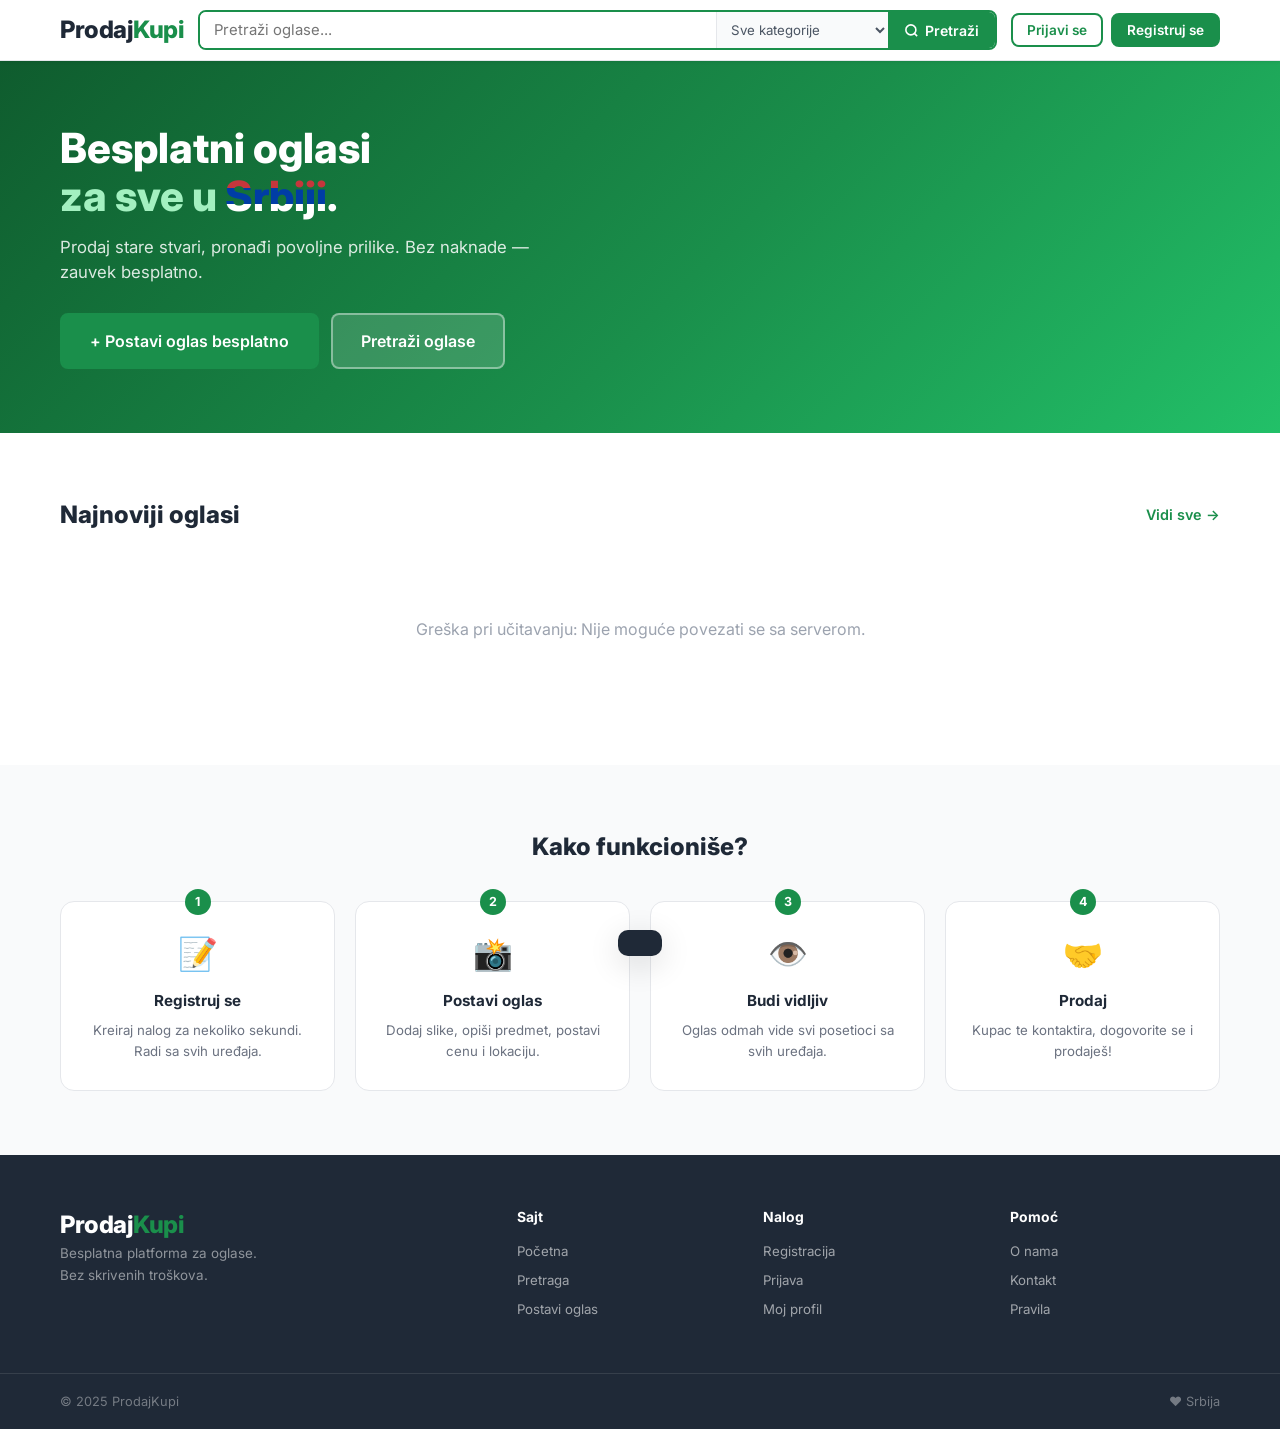
<file: index.html>
<!DOCTYPE html>
<html lang="sr">
<head>
  <meta charset="UTF-8"/>
  <meta name="viewport" content="width=device-width,initial-scale=1.0"/>
  <title>ProdajKupi — Besplatni oglasi</title>
  <link rel="stylesheet" href="css/style.css"/>
  <link rel="manifest" href="manifest.json"/>
  <meta name="theme-color" content="#1a8f4b"/>
  <link href="https://fonts.googleapis.com/css2?family=Inter:wght@400;500;600;700;800&display=swap" rel="stylesheet"/>
</head>
<body>
<header class="header">
  <div class="header__top">
    <div class="header__top-inner">
      <a href="index.html" class="logo"><span class="logo__prodaj">Prodaj</span><span class="logo__kupi">Kupi</span></a>
      <div class="search-bar">
        <input type="text" id="searchInput" class="search-bar__input" placeholder="Pretraži oglase..."/>
        <select id="searchCategory" class="search-bar__select"><option value="">Sve kategorije</option></select>
        <button class="search-bar__btn" onclick="goSearch()">
          <svg width="15" height="15" viewBox="0 0 24 24" fill="none" stroke="currentColor" stroke-width="2.5"><circle cx="11" cy="11" r="8"/><line x1="21" y1="21" x2="16.65" y2="16.65"/></svg>
          Pretraži
        </button>
      </div>
      <div class="header__actions" id="headerActions"></div>
    </div>
  </div>
</header>

<section class="hero">
  <div class="container">
    <div class="hero__text">
      <h1>Besplatni oglasi<br/><span>za sve u <span class="hero__srbija">Srbiji.</span></span></h1>
      <p>Prodaj stare stvari, pronađi povoljne prilike. Bez naknade — zauvek besplatno.</p>
      <div class="hero__btns">
        <a href="postavi-oglas.html" class="btn btn--primary btn--lg">+ Postavi oglas besplatno</a>
        <a href="pretraga.html" class="btn btn--ghost btn--lg">Pretraži oglase</a>
      </div>
    </div>
  </div>
</section>

<section class="section">
  <div class="container">
    <div class="section__header">
      <h2 class="section__title">Najnoviji oglasi</h2>
      <a href="pretraga.html" class="section__link">Vidi sve →</a>
    </div>
    <div id="loadingState" style="text-align:center;padding:60px;color:var(--gray-400)">⏳ Učitavanje oglasa...</div>
    <div class="listings__grid" id="listingsGrid" style="display:none"></div>
    <div class="empty-state" id="emptyState" style="display:none">
      <div class="empty-state__icon">📭</div>
      <h3>Još nema oglasa</h3>
      <p>Budi prvi koji će postaviti oglas!</p>
      <a href="postavi-oglas.html" class="btn btn--primary">Postavi oglas</a>
    </div>
  </div>
</section>

<section class="section section--gray">
  <div class="container">
    <h2 class="section__title" style="text-align:center;margin-bottom:8px">Kako funkcioniše?</h2>
    <div class="how__steps">
      <div class="how__step"><div class="how__step-num">1</div><div class="how__step-icon">📝</div><h3>Registruj se</h3><p>Kreiraj nalog za nekoliko sekundi. Radi sa svih uređaja.</p></div>
      <div class="how__step"><div class="how__step-num">2</div><div class="how__step-icon">📸</div><h3>Postavi oglas</h3><p>Dodaj slike, opiši predmet, postavi cenu i lokaciju.</p></div>
      <div class="how__step"><div class="how__step-num">3</div><div class="how__step-icon">👁️</div><h3>Budi vidljiv</h3><p>Oglas odmah vide svi posetioci sa svih uređaja.</p></div>
      <div class="how__step"><div class="how__step-num">4</div><div class="how__step-icon">🤝</div><h3>Prodaj</h3><p>Kupac te kontaktira, dogovorite se i prodaješ!</p></div>
    </div>
  </div>
</section>

<footer class="footer">
  <div class="container footer__inner">
    <div class="footer__brand">
      <a href="index.html" class="logo"><span class="logo__prodaj">Prodaj</span><span class="logo__kupi">Kupi</span></a>
      <p>Besplatna platforma za oglase. Bez skrivenih troškova.</p>
    </div>
    <div class="footer__col"><h4>Sajt</h4><a href="index.html">Početna</a><a href="pretraga.html">Pretraga</a><a href="postavi-oglas.html">Postavi oglas</a></div>
    <div class="footer__col"><h4>Nalog</h4><a href="#" onclick="openRegModal()">Registracija</a><a href="#" onclick="openLoginModal()">Prijava</a><a href="profil.html">Moj profil</a></div>
    <div class="footer__col"><h4>Pomoć</h4><a href="#">O nama</a><a href="#">Kontakt</a><a href="#">Pravila</a></div>
  </div>
  <div class="footer__bottom"><div class="container"><span>© 2025 ProdajKupi</span><span>❤️ Srbija</span></div></div>
</footer>

<div class="modal-overlay" id="detailModal">
  <div class="modal modal--wide" id="detailContent"></div>
</div>
<div class="toast" id="toast"></div>

<script src="js/db.js"></script>
<script src="js/supabase.js"></script>
<script src="js/header.js"></script>
<script src="js/shared.js"></script>
<script src="js/notifications.js"></script>
<script src="js/vendor/supabase.min.js"></script>
<script src="js/google-auth.js"></script>
<script src="js/renew.js"></script>
<script src="js/photos.js"></script>
<script>
ALL_CATS.forEach(function(c) {
  document.getElementById('searchCategory').insertAdjacentHTML('beforeend','<option value="'+c+'">'+c+'</option>');
});

function goSearch() {
  var q   = document.getElementById('searchInput').value.trim();
  var cat = document.getElementById('searchCategory').value;
  var url = 'pretraga.html?';
  if (q)   url += 'q='   + encodeURIComponent(q)   + '&';
  if (cat) url += 'cat=' + encodeURIComponent(cat);
  window.location.href = url;
}
document.getElementById('searchInput').addEventListener('keydown', function(e){ if(e.key==='Enter') goSearch(); });

function renderHome() {
  document.getElementById('loadingState').style.display = 'block';
  document.getElementById('listingsGrid').style.display = 'none';
  document.getElementById('emptyState').style.display   = 'none';

  SB.getAds({ perPage: 8 }).then(function(ads) {
    document.getElementById('loadingState').style.display = 'none';
    if (!ads || !ads.length) {
      document.getElementById('emptyState').style.display = 'block';
      return;
    }
    document.getElementById('listingsGrid').style.display = 'grid';
    document.getElementById('listingsGrid').innerHTML = ads.map(function(ad){ return adCard(ad); }).join('');
  }).catch(function(e) {
    document.getElementById('loadingState').textContent = 'Greška pri učitavanju: ' + e.message;
  });
}

document.getElementById('detailModal').addEventListener('click', function(e){ if(e.target.id==='detailModal') closeModal('detailModal'); });
document.addEventListener('keydown', function(e){ if(e.key==='Escape') closeModal('detailModal'); });
document.addEventListener('DOMContentLoaded', function(){
  renderHeader(); renderHome();
  // Register Service Worker
  if ('serviceWorker' in navigator) {
    navigator.serviceWorker.register('/sw.js').catch(function(){});
  }
});
</script>
<div id="google-btn-hidden" style="display:none"></div>
</body>
</html>
</file>
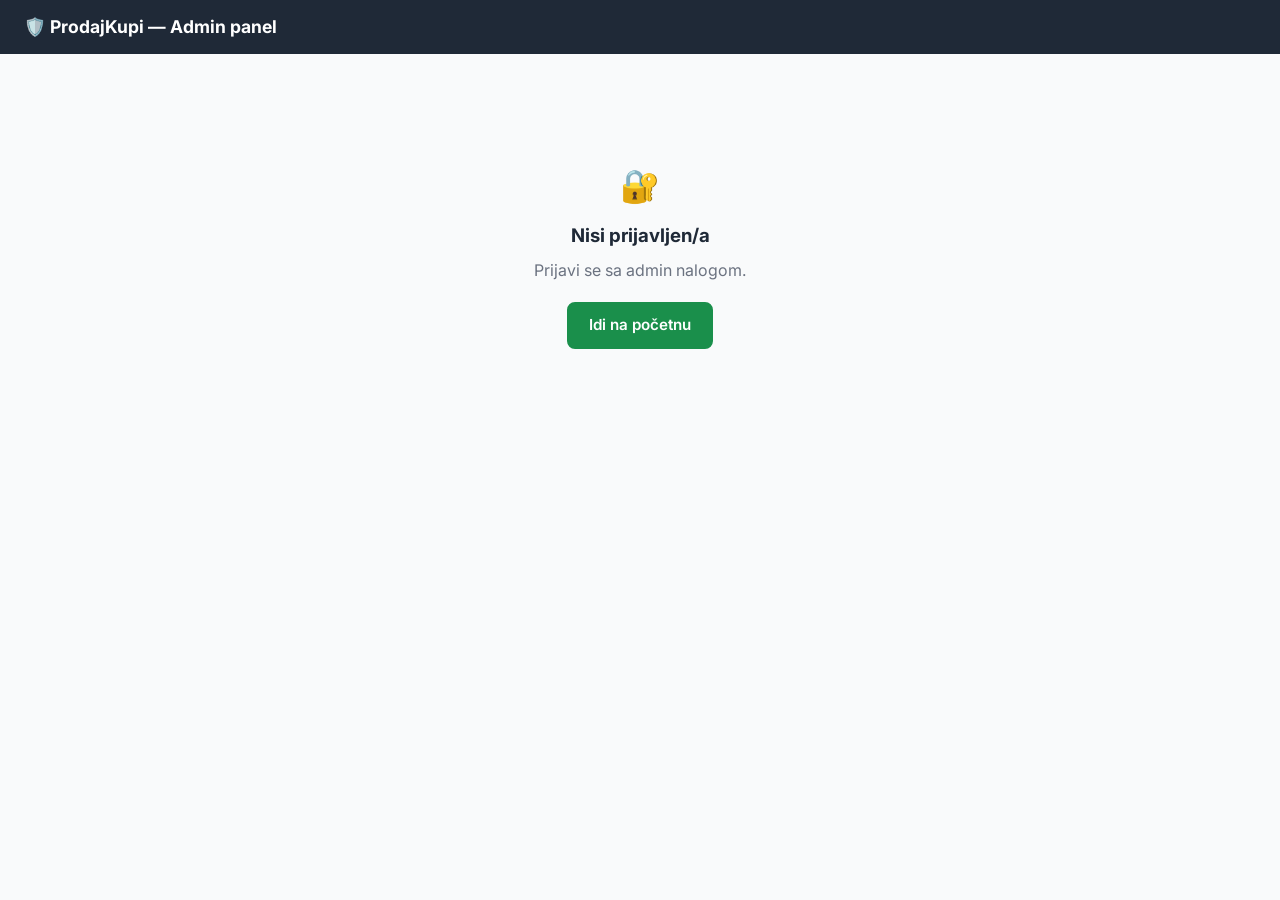
<file: admin.html>
<!DOCTYPE html>
<html lang="sr">
<head>
  <meta charset="UTF-8"/>
  <meta name="viewport" content="width=device-width,initial-scale=1.0"/>
  <title>Admin — ProdajKupi</title>
  <link rel="stylesheet" href="css/style.css"/>
  <link rel="manifest" href="manifest.json"/>
  <meta name="theme-color" content="#1a8f4b"/>
  <link href="https://fonts.googleapis.com/css2?family=Inter:wght@400;500;600;700;800&display=swap" rel="stylesheet"/>
  <style>
    body{background:var(--gray-50)}
    .admin-header{background:var(--gray-800);color:#fff;padding:14px 24px;display:flex;align-items:center;justify-content:space-between}
    .admin-header h1{font-size:1.1rem;font-weight:700}
    .admin-header span{font-size:.85rem;color:rgba(255,255,255,.6)}
    .admin-wrap{max-width:1100px;margin:0 auto;padding:28px 20px}
    .admin-tabs{display:flex;gap:0;border-bottom:2px solid var(--gray-200);margin-bottom:24px}
    .admin-tab{padding:10px 22px;font-size:.92rem;font-weight:600;cursor:pointer;color:var(--gray-500);border-bottom:2px solid transparent;margin-bottom:-2px;background:none;border-top:none;border-left:none;border-right:none;font-family:var(--font);transition:all .15s}
    .admin-tab.active{color:var(--green);border-bottom-color:var(--green)}
    .admin-tab:hover{color:var(--gray-800)}
    .tab-badge{display:inline-block;background:#ef4444;color:#fff;font-size:.7rem;font-weight:700;padding:1px 6px;border-radius:10px;margin-left:6px}
    .tab-badge--gray{background:var(--gray-300);color:var(--gray-700)}

    /* STATS */
    .stats-grid{display:grid;grid-template-columns:repeat(4,1fr);gap:14px;margin-bottom:28px}
    .stat-card{background:#fff;border:1px solid var(--gray-200);border-radius:12px;padding:20px;text-align:center}
    .stat-card strong{display:block;font-size:2rem;font-weight:800;margin-bottom:4px}
    .stat-card span{font-size:.82rem;color:var(--gray-500)}
    .stat-card--pending strong{color:#f59e0b}
    .stat-card--approved strong{color:var(--green)}
    .stat-card--rejected strong{color:#ef4444}
    .stat-card--total strong{color:var(--gray-800)}

    /* AD CARDS */
    .mod-card{background:#fff;border:1px solid var(--gray-200);border-radius:12px;padding:20px;margin-bottom:14px;display:grid;grid-template-columns:180px 1fr auto;gap:20px;align-items:start}
    .mod-card__photos{display:flex;flex-direction:column;gap:6px}
    .mod-card__main-img{width:180px;height:130px;object-fit:cover;border-radius:8px;background:var(--gray-100);display:flex;align-items:center;justify-content:center;font-size:2.5rem;cursor:pointer}
    .mod-card__main-img img{width:100%;height:100%;object-fit:cover;border-radius:8px}
    .mod-card__thumbs{display:flex;gap:4px;flex-wrap:wrap}
    .mod-card__thumbs img{width:36px;height:36px;object-fit:cover;border-radius:5px;cursor:pointer;opacity:.75;transition:opacity .15s}
    .mod-card__thumbs img:hover{opacity:1}
    .mod-card__info h3{font-size:1rem;font-weight:700;margin-bottom:6px}
    .mod-card__meta{display:flex;gap:12px;flex-wrap:wrap;font-size:.8rem;color:var(--gray-500);margin-bottom:10px}
    .mod-card__meta strong{color:var(--gray-800)}
    .mod-card__desc{font-size:.85rem;color:var(--gray-600);line-height:1.6;background:var(--gray-50);padding:10px 12px;border-radius:8px;max-height:100px;overflow-y:auto;margin-bottom:10px;white-space:pre-line}
    .mod-card__seller{font-size:.8rem;color:var(--gray-500);padding:8px 12px;background:var(--gray-50);border-radius:8px}
    .mod-card__actions{display:flex;flex-direction:column;gap:8px;min-width:140px}
    .status-badge{display:inline-block;padding:3px 10px;border-radius:20px;font-size:.75rem;font-weight:700}
    .status-badge--pending{background:#fef9c3;color:#92400e}
    .status-badge--approved{background:var(--green-light);color:var(--green-dark)}
    .status-badge--rejected{background:#fef2f2;color:#dc2626}

    /* REJECT MODAL */
    .reject-modal-wrap{position:fixed;inset:0;background:rgba(0,0,0,.5);z-index:999;display:none;align-items:center;justify-content:center;padding:20px}
    .reject-modal-wrap.open{display:flex}
    .reject-modal{background:#fff;border-radius:16px;padding:28px;width:100%;max-width:480px}
    .reject-modal h3{font-size:1.1rem;font-weight:700;margin-bottom:8px}
    .reject-modal p{font-size:.88rem;color:var(--gray-600);margin-bottom:16px}
    .reject-reasons{display:flex;flex-direction:column;gap:8px;margin-bottom:16px}
    .reject-reason-btn{padding:10px 14px;border:1.5px solid var(--gray-200);border-radius:8px;background:#fff;text-align:left;cursor:pointer;font-size:.88rem;font-family:var(--font);transition:all .15s}
    .reject-reason-btn:hover{border-color:#ef4444;background:#fef2f2;color:#dc2626}
    .reject-reason-btn.selected{border-color:#ef4444;background:#fef2f2;color:#dc2626;font-weight:600}

    .empty-admin{text-align:center;padding:60px 20px;color:var(--gray-400)}
    .empty-admin .icon{font-size:3rem;margin-bottom:12px}
    @media(max-width:768px){.mod-card{grid-template-columns:1fr}.stats-grid{grid-template-columns:repeat(2,1fr)}}
  </style>
</head>
<body>

<div class="admin-header">
  <h1>🛡️ ProdajKupi — Admin panel</h1>
  <span id="adminEmail"></span>
</div>

<div class="admin-wrap">

  <!-- AUTH CHECK -->
  <div id="authCheck" style="text-align:center;padding:80px 20px">
    <div style="font-size:2rem;margin-bottom:12px">🔐</div>
    <p style="color:var(--gray-500)">Provera pristupa...</p>
  </div>

  <!-- ADMIN CONTENT -->
  <div id="adminContent" style="display:none">

    <!-- STATS -->
    <div class="stats-grid">
      <div class="stat-card stat-card--pending"><strong id="statPending">—</strong><span>Na čekanju</span></div>
      <div class="stat-card stat-card--approved"><strong id="statApproved">—</strong><span>Odobreno</span></div>
      <div class="stat-card stat-card--rejected"><strong id="statRejected">—</strong><span>Odbijeno</span></div>
      <div class="stat-card stat-card--total"><strong id="statTotal">—</strong><span>Ukupno oglasa</span></div>
    </div>

    <!-- TABS -->
    <div class="admin-tabs">
      <button class="admin-tab active" onclick="loadTab('pending',this)">Na čekanju <span class="tab-badge" id="pendingBadge">0</span></button>
      <button class="admin-tab" onclick="loadTab('approved',this)">Odobreni <span class="tab-badge tab-badge--gray" id="approvedBadge">0</span></button>
      <button class="admin-tab" onclick="loadTab('rejected',this)">Odbijeni <span class="tab-badge tab-badge--gray" id="rejectedBadge">0</span></button>
    </div>

    <!-- FILTER BAR -->
    <div style="display:flex;gap:10px;flex-wrap:wrap;padding:12px 0;align-items:center">
      <input type="text" id="adminSearch" placeholder="🔍 Pretraži po naslovu, emailu..." oninput="filterAndRender()"
        style="flex:1;min-width:200px;padding:8px 12px;border:1.5px solid var(--gray-200);border-radius:8px;font-size:.88rem;font-family:var(--font)"/>
      <select id="adminCatFilter" onchange="filterAndRender()"
        style="padding:8px 12px;border:1.5px solid var(--gray-200);border-radius:8px;font-size:.88rem;background:#fff">
        <option value="">Sve kategorije</option>
        <option>Elektronika</option><option>Automobili</option><option>Nekretnine</option>
        <option>Odeća i obuća</option><option>Mobilni telefoni</option><option>Kompjuteri</option>
        <option>Nameštaj</option><option>Sport i rekreacija</option><option>Ostalo</option>
      </select>
      <select id="adminSortFilter" onchange="filterAndRender()"
        style="padding:8px 12px;border:1.5px solid var(--gray-200);border-radius:8px;font-size:.88rem;background:#fff">
        <option value="newest">Najnoviji</option>
        <option value="oldest">Najstariji</option>
      </select>
      <button class="btn btn--sm btn--gray" onclick="clearAdminFilters()">Resetuj</button>
    </div>

    <!-- BULK ACTIONS -->
    <div id="bulkBar" style="display:none;gap:10px;align-items:center;padding:10px 14px;background:#fffbeb;border-radius:10px;border:1px solid #fcd34d;margin-bottom:10px;flex-wrap:wrap">
      <label style="font-size:.88rem;font-weight:600;display:flex;align-items:center;gap:6px">
        <input type="checkbox" id="selectAll" onchange="toggleSelectAll(this)"/> Izaberi sve
      </label>
      <span id="selectedCount" style="font-size:.85rem;color:var(--gray-500)">0 izabrano</span>
      <button class="btn btn--sm btn--primary" onclick="bulkApprove()">✅ Odobri izabrane</button>
      <button class="btn btn--sm btn--danger" onclick="bulkReject()">❌ Odbij izabrane</button>
    </div>

    <div id="adsList"></div>
    <div id="adminPagination" style="display:flex;justify-content:center;gap:6px;padding:20px 0;flex-wrap:wrap"></div>
  </div>
</div>

<!-- REJECT MODAL -->
<div class="reject-modal-wrap" id="rejectModalWrap">
  <div class="reject-modal">
    <h3>Odbaci oglas</h3>
    <p>Izaberi razlog odbijanja — korisnik će biti obavešten.</p>
    <div class="reject-reasons">
      <button class="reject-reason-btn" onclick="selectReason(this)">🔞 Seksualni ili eksplicitni sadržaj</button>
      <button class="reject-reason-btn" onclick="selectReason(this)">🚫 Ilegalni proizvodi ili usluge</button>
      <button class="reject-reason-btn" onclick="selectReason(this)">💊 Droge, oružje ili opasne supstance</button>
      <button class="reject-reason-btn" onclick="selectReason(this)">🎭 Prevara ili lažni oglas</button>
      <button class="reject-reason-btn" onclick="selectReason(this)">😠 Govor mržnje ili uznemiravanje</button>
      <button class="reject-reason-btn" onclick="selectReason(this)">📋 Oglas je duplikat</button>
      <button class="reject-reason-btn" onclick="selectReason(this)">❌ Nekvalitetan sadržaj / nedovoljno informacija</button>
    </div>
    <div class="form-group">
      <label style="font-size:.85rem;font-weight:600;margin-bottom:6px;display:block">Dodatna napomena (opciono)</label>
      <textarea id="rejectNote" rows="3" style="width:100%;padding:10px;border:1.5px solid var(--gray-200);border-radius:8px;font-family:var(--font);font-size:.9rem;resize:vertical" placeholder="Dodatno objašnjenje za korisnika..."></textarea>
    </div>
    <div style="display:flex;gap:10px;margin-top:4px">
      <button class="btn btn--gray" style="flex:1" onclick="closeRejectModal()">Otkaži</button>
      <button class="btn btn--danger" style="flex:2" id="confirmRejectBtn" onclick="confirmReject()">Odbaci oglas</button>
    </div>
  </div>
</div>

<div class="toast" id="toast"></div>

<script src="js/db.js"></script>
<script src="js/supabase.js"></script>
<script src="js/email.js"></script>
<script src="js/notifications.js"></script>
<script src="js/photos.js"></script>
<script>
var currentTab   = 'pending';
var rejectAdId   = null;
var selectedReason = null;
var allAds       = { pending:[], approved:[], rejected:[] };

async function init() {
  var user = SESSION.get();
  if (!user) {
    document.getElementById('authCheck').innerHTML =
      '<div style="font-size:2rem;margin-bottom:12px">🔐</div>' +
      '<h3 style="margin-bottom:8px">Nisi prijavljen/a</h3>' +
      '<p style="color:var(--gray-500);margin-bottom:20px">Prijavi se sa admin nalogom.</p>' +
      '<a href="index.html" class="btn btn--primary">Idi na početnu</a>';
    return;
  }

  // Proveri da li je admin
  var isAdmin = await SB.isAdmin(user.email);
  if (!isAdmin) {
    document.getElementById('authCheck').innerHTML =
      '<div style="font-size:2rem;margin-bottom:12px">🚫</div>' +
      '<h3 style="margin-bottom:8px">Pristup odbijen</h3>' +
      '<p style="color:var(--gray-500);margin-bottom:20px">Nemaš admin pristup.</p>' +
      '<a href="index.html" class="btn btn--primary">Idi na početnu</a>';
    return;
  }

  document.getElementById('adminEmail').textContent = user.email;
  document.getElementById('authCheck').style.display = 'none';
  document.getElementById('adminContent').style.display = 'block';

  await loadAllAds();
  renderStats();
  loadTab('pending', document.querySelector('.admin-tab'));
}

async function loadAllAds() {
  var [pending, approved, rejected] = await Promise.all([
    SB.getAllAdsAdmin('pending'),
    SB.getAllAdsAdmin('approved'),
    SB.getAllAdsAdmin('rejected')
  ]);
  allAds.pending  = pending  || [];
  allAds.approved = approved || [];
  allAds.rejected = rejected || [];

  document.getElementById('pendingBadge').textContent  = allAds.pending.length;
  document.getElementById('approvedBadge').textContent = allAds.approved.length;
  document.getElementById('rejectedBadge').textContent = allAds.rejected.length;
}

function renderStats() {
  document.getElementById('statPending').textContent  = allAds.pending.length;
  document.getElementById('statApproved').textContent = allAds.approved.length;
  document.getElementById('statRejected').textContent = allAds.rejected.length;
  document.getElementById('statTotal').textContent    = allAds.pending.length + allAds.approved.length + allAds.rejected.length;
}

var ADMIN_PAGE_SIZE = 10;
var adminCurrentPage = 1;
var filteredAds = [];

function loadTab(tab, el) {
  currentTab = tab;
  adminCurrentPage = 1;
  document.querySelectorAll('.admin-tab').forEach(function(t){ t.classList.remove('active'); });
  el.classList.add('active');
  document.getElementById('bulkBar').style.display = tab === 'pending' ? 'flex' : 'none';
  document.getElementById('adminSearch').value = '';
  document.getElementById('adminCatFilter').value = '';
  filterAndRender();
}

function filterAndRender() {
  adminCurrentPage = 1;
  var search = (document.getElementById('adminSearch').value || '').toLowerCase();
  var cat    = document.getElementById('adminCatFilter').value;
  var sort   = document.getElementById('adminSortFilter').value;
  var ads    = (allAds[currentTab] || []).slice();

  if (search) ads = ads.filter(function(a){
    return (a.title||'').toLowerCase().includes(search) ||
           (a.user_email||'').toLowerCase().includes(search) ||
           (a.user_name||'').toLowerCase().includes(search);
  });
  if (cat) ads = ads.filter(function(a){ return a.category === cat; });
  ads.sort(function(a,b){
    return sort === 'oldest'
      ? new Date(a.created_at) - new Date(b.created_at)
      : new Date(b.created_at) - new Date(a.created_at);
  });
  filteredAds = ads;
  renderPage();
}

function clearAdminFilters() {
  document.getElementById('adminSearch').value = '';
  document.getElementById('adminCatFilter').value = '';
  document.getElementById('adminSortFilter').value = 'newest';
  filterAndRender();
}

function renderPage() {
  var start = (adminCurrentPage - 1) * ADMIN_PAGE_SIZE;
  var page  = filteredAds.slice(start, start + ADMIN_PAGE_SIZE);
  renderAds(page);
  renderAdminPagination();
}

function renderAdminPagination() {
  var total = filteredAds.length;
  var pages = Math.ceil(total / ADMIN_PAGE_SIZE);
  var pag   = document.getElementById('adminPagination');
  if (pages <= 1) { pag.innerHTML = ''; return; }
  var html = '';
  for (var i = 1; i <= pages; i++) {
    html += '<button onclick="adminGoPage('+i+')" style="padding:6px 12px;border-radius:8px;border:1.5px solid '+(i===adminCurrentPage?'var(--green)':'var(--gray-200)')+';background:'+(i===adminCurrentPage?'var(--green)':'#fff')+';color:'+(i===adminCurrentPage?'#fff':'var(--gray-700)')+';cursor:pointer;font-size:.85rem">'+i+'</button>';
  }
  pag.innerHTML = '<span style="font-size:.85rem;color:var(--gray-500);margin-right:8px">'+filteredAds.length+' oglasa</span>' + html;
}

function adminGoPage(p) {
  adminCurrentPage = p;
  renderPage();
  window.scrollTo(0, 300);
}

// Bulk akcije
function toggleSelectAll(cb) {
  document.querySelectorAll('.ad-checkbox').forEach(function(c){ c.checked = cb.checked; });
  updateSelectedCount();
}

function updateSelectedCount() {
  var n = document.querySelectorAll('.ad-checkbox:checked').length;
  document.getElementById('selectedCount').textContent = n + ' izabrano';
}

function getSelectedIds() {
  return Array.from(document.querySelectorAll('.ad-checkbox:checked')).map(function(c){ return c.dataset.id; });
}

async function bulkApprove() {
  var ids = getSelectedIds();
  if (!ids.length) { showToast('Nisi izabrao/la nijedan oglas.', 'error'); return; }
  if (!confirm('Odobriti ' + ids.length + ' oglasa?')) return;
  for (var id of ids) await SB.approveAd(id);
  showToast('✅ ' + ids.length + ' oglasa odobreno!', 'success');
  await loadAllAds(); renderStats(); filterAndRender();
}

async function bulkReject() {
  var ids = getSelectedIds();
  if (!ids.length) { showToast('Nisi izabrao/la nijedan oglas.', 'error'); return; }
  if (!confirm('Odbiti ' + ids.length + ' oglasa?')) return;
  for (var id of ids) await SB.rejectAd(id, 'Bulk odbijanje od strane admina');
  showToast('❌ ' + ids.length + ' oglasa odbijeno!', 'error');
  await loadAllAds(); renderStats(); filterAndRender();
}

function renderAds(ads) {
  var list = document.getElementById('adsList');
  if (!ads.length) {
    list.innerHTML = '<div class="empty-admin"><div class="icon">✅</div><p>Nema oglasa u ovoj kategoriji.</p></div>';
    return;
  }

  list.innerHTML = ads.map(function(ad) {
    var photos = ad.photos || [];
    var mainPhoto = photos.length
      ? '<img src="' + photos[0] + '" alt="foto" onclick="openAdLightbox(' + JSON.stringify(photos).replace(/"/g,"'") + ',0)"/>'
      : '<div style="width:180px;height:130px;background:var(--gray-100);border-radius:8px;display:flex;align-items:center;justify-content:center;font-size:2.5rem">' + (EMOJI[ad.category]||'📦') + '</div>';
    var checkboxHtml = currentTab === 'pending'
      ? '<label style="display:flex;align-items:center;gap:6px;margin-bottom:8px;font-size:.85rem;font-weight:600"><input type="checkbox" class="ad-checkbox" data-id="'+ad.id+'" onchange="updateSelectedCount()"/> Izaberi</label>'
      : '';

    var thumbs = photos.length > 1
      ? '<div class="mod-card__thumbs">' +
          photos.slice(1).map(function(p, i) {
            return '<img src="' + p + '" onclick="openAdLightbox(' + JSON.stringify(photos).replace(/"/g,"'") + ',' + (i+1) + ')" title="Uvećaj"/>';
          }).join('') +
        '</div>'
      : '';

    var statusBadge = '<span class="status-badge status-badge--' + ad.status + '">' +
      (ad.status==='pending'?'⏳ Na čekanju':ad.status==='approved'?'✅ Odobreno':'❌ Odbijeno') + '</span>';

    var rejectReason = ad.status === 'rejected' && ad.reject_reason
      ? '<div style="background:#fef2f2;border-radius:8px;padding:8px 12px;font-size:.8rem;color:#dc2626;margin-top:8px"><strong>Razlog odbijanja:</strong> ' + escHtml(ad.reject_reason) + '</div>'
      : '';

    var actions = '';
    if (ad.status === 'pending') {
      actions = '<button class="btn btn--primary btn--sm" onclick="approveAd(\'' + ad.id + '\')">✅ Odobri</button>' +
                '<button class="btn btn--danger btn--sm" onclick="openRejectModal(\'' + ad.id + '\')">❌ Odbaci</button>';
    } else if (ad.status === 'approved') {
      actions = '<button class="btn btn--danger btn--sm" onclick="openRejectModal(\'' + ad.id + '\')">❌ Odbaci</button>';
    } else {
      actions = '<button class="btn btn--primary btn--sm" onclick="approveAd(\'' + ad.id + '\')">✅ Odobri ponovo</button>';
    }

    var price = Number(ad.price||0).toLocaleString('sr-RS') + ' RSD';
    var date  = new Date(ad.created_at).toLocaleString('sr-RS');

    return '<div class="mod-card" id="modcard-' + ad.id + '">' +
      '<div class="mod-card__photos">' +
        checkboxHtml +
        '<div class="mod-card__main-img">' + mainPhoto + '</div>' +
        thumbs +
        '<div style="font-size:.72rem;color:var(--gray-400);margin-top:4px">' + photos.length + ' slika</div>' +
      '</div>' +
      '<div class="mod-card__info">' +
        '<div style="display:flex;align-items:center;gap:10px;margin-bottom:8px">' +
          statusBadge +
          '<span style="font-size:.78rem;color:var(--gray-400)">' + date + '</span>' +
        '</div>' +
        '<h3>' + escHtml(ad.title) + '</h3>' +
        '<div class="mod-card__meta">' +
          '<span>📂 <strong>' + escHtml(ad.category) + '</strong></span>' +
          '<span>📍 <strong>' + escHtml(ad.city||'') + '</strong></span>' +
          '<span>💰 <strong>' + price + '</strong></span>' +
          '<span>🏷️ ' + escHtml(ad.condition||'') + '</span>' +
          (ad.expired_at ? '<span>⏱️ ' + (function(){ var d=Math.ceil((new Date(ad.expired_at)-Date.now())/(86400000)); return d>0?d+' dana':'Istekao'; })() + '</span>' : '') +
        '</div>' +
        '<div class="mod-card__desc">' + escHtml(ad.description) + '</div>' +
        '<div class="mod-card__seller">' +
          '👤 <strong>' + escHtml(ad.user_name) + '</strong> · ' + escHtml(ad.user_email) + '<br/>' +
          '📞 ' + escHtml(ad.phone||'—') + ' · ' + escHtml(ad.contact_name||'') +
        '</div>' +
        rejectReason +
      '</div>' +
      '<div class="mod-card__actions">' + actions + '</div>' +
    '</div>';
  }).join('');
}

async function approveAd(id) {
  try {
    await SB.approveAd(id);
    // Dohvati oglas i pošalji email
    var ad = allAds.pending.concat(allAds.approved).concat(allAds.rejected).find(function(a){return a.id===id;});
    if (ad) {
      var tpl = EmailTemplates.adApproved(ad.user_name, ad.title, ad.id);
      sendEmail(ad.user_email, tpl.subject, tpl.html);
      Notifs.add(ad.user_email, 'ad_approved', '✅ Oglas odobren', 'Tvoj oglas "' + ad.title + '" je odobren i vidljiv je svima.', 'index.html');
    }
    showToast('Oglas odobren! Email poslat. ✅');
    await loadAllAds();
    renderStats();
    renderAds(allAds[currentTab]);
  } catch(e) { showToast('Greška: ' + e.message, 'error'); }
}

function openRejectModal(id) {
  rejectAdId = id;
  selectedReason = null;
  document.querySelectorAll('.reject-reason-btn').forEach(function(b){ b.classList.remove('selected'); });
  document.getElementById('rejectNote').value = '';
  document.getElementById('rejectModalWrap').classList.add('open');
}

function closeRejectModal() {
  document.getElementById('rejectModalWrap').classList.remove('open');
  rejectAdId = null;
}

function selectReason(btn) {
  document.querySelectorAll('.reject-reason-btn').forEach(function(b){ b.classList.remove('selected'); });
  btn.classList.add('selected');
  selectedReason = btn.textContent.trim();
}

async function confirmReject() {
  if (!selectedReason) { showToast('Izaberi razlog odbijanja.', 'error'); return; }
  var note = document.getElementById('rejectNote').value.trim();
  var fullReason = selectedReason + (note ? ' — ' + note : '');
  try {
    await SB.rejectAd(rejectAdId, fullReason);
    closeRejectModal();
    // Pošalji email korisniku
    var rejAd = allAds.pending.concat(allAds.approved).concat(allAds.rejected).find(function(a){return a.id===rejectAdId;});
    if (rejAd) {
      var tpl2 = EmailTemplates.adRejected(rejAd.user_name, rejAd.title, fullReason);
      sendEmail(rejAd.user_email, tpl2.subject, tpl2.html);
      Notifs.add(rejAd.user_email, 'ad_rejected', '❌ Oglas odbijen', 'Tvoj oglas "' + rejAd.title + '" nije odobren. Razlog: ' + fullReason, 'profil.html');
    }
    showToast('Oglas odbijen. Email poslat.', 'info');
    await loadAllAds();
    renderStats();
    renderAds(allAds[currentTab]);
  } catch(e) { showToast('Greška: ' + e.message, 'error'); }
}

function openAdLightbox(photos, idx) {
  openLightbox(photos, idx);
}

// Close reject modal on backdrop click
document.getElementById('rejectModalWrap').addEventListener('click', function(e) {
  if (e.target === this) closeRejectModal();
});
document.addEventListener('keydown', function(e) { if (e.key === 'Escape') closeRejectModal(); });

document.addEventListener('DOMContentLoaded', init);
</script>
</body>
</html>
</file>
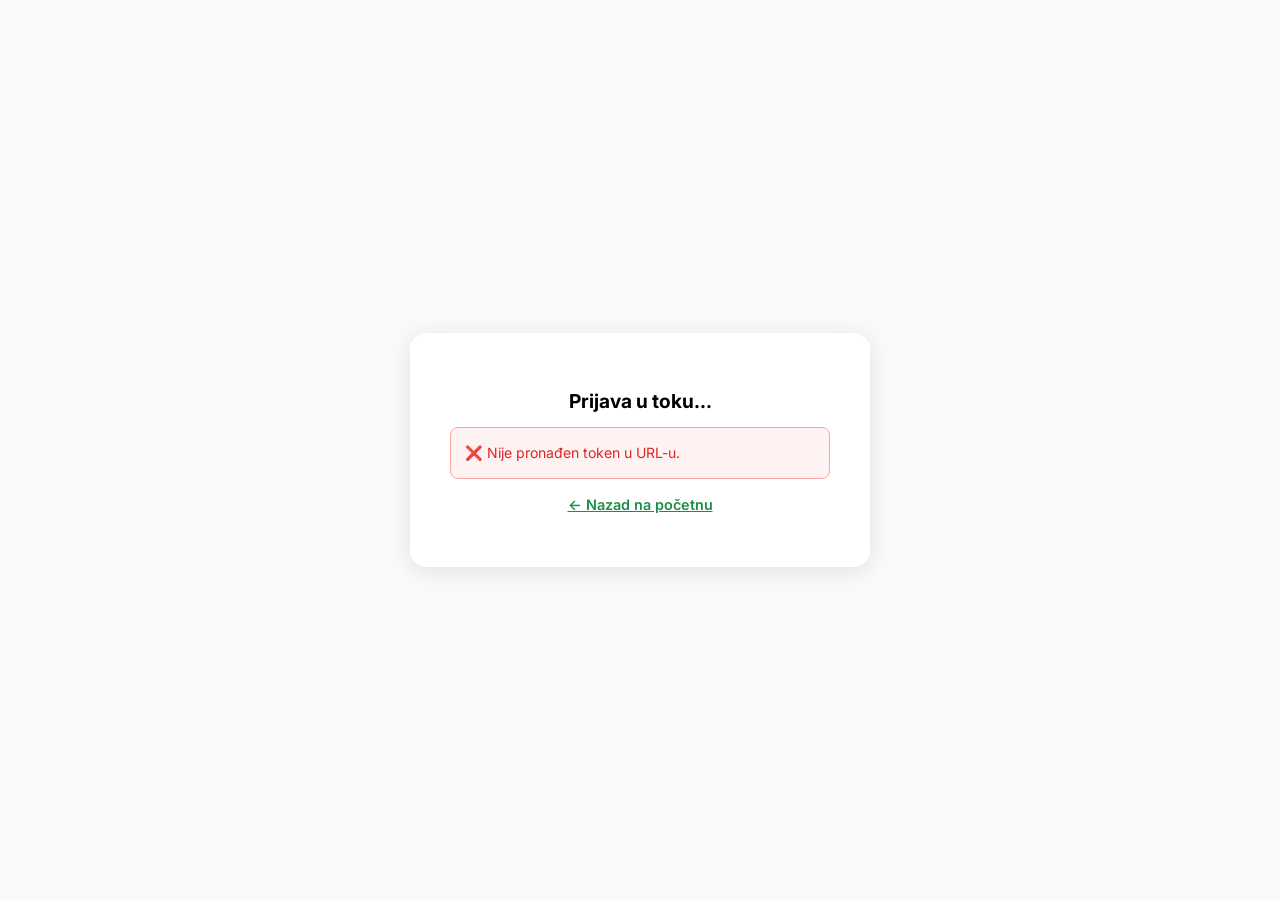
<file: auth-callback.html>
<!DOCTYPE html>
<html lang="sr">
<head>
  <meta charset="UTF-8"/>
  <title>Prijava — ProdajKupi</title>
  <link href="https://fonts.googleapis.com/css2?family=Inter:wght@400;600;700&display=swap" rel="stylesheet"/>
  <style>
    body{font-family:Inter,sans-serif;display:flex;align-items:center;justify-content:center;min-height:100vh;background:#f9fafb;margin:0}
    .box{text-align:center;padding:40px;background:#fff;border-radius:16px;box-shadow:0 4px 24px rgba(0,0,0,.1);max-width:380px;width:100%}
    .spinner{width:40px;height:40px;border:3px solid #e5e7eb;border-top-color:#1a8f4b;border-radius:50%;animation:spin .8s linear infinite;margin:0 auto 20px}
    @keyframes spin{to{transform:rotate(360deg)}}
    .err{color:#dc2626;background:#fef2f2;border:1px solid #fca5a5;border-radius:8px;padding:14px;font-size:.88rem;margin-top:12px;text-align:left;line-height:1.5}
  </style>
</head>
<body>
<div class="box">
  <div class="spinner" id="spinner"></div>
  <h2 style="font-size:1.2rem;font-weight:700;margin-bottom:8px">Prijava u toku...</h2>
  <p style="color:#6b7280;font-size:.9rem" id="status">Obrađujemo tvoj Google nalog.</p>
</div>
<script>
var SB_URL = 'https://iyuyhbgampbwkxlbdgvi.supabase.co';
var SB_KEY = 'eyJhbGciOiJIUzI1NiIsInR5cCI6IkpXVCJ9.eyJpc3MiOiJzdXBhYmFzZSI'
  + 'sInJlZiI6Iml5dXloYmdhbXBid2t4bGJkZ3ZpIiwicm9sZSI6ImFub24iLCJ'
  + 'pYXQiOjE3ODIwMDMwOTAsImV4cCI6MjA5NzU3OTA5MH0.28-mt9G-lMDr35ijigo2f5IiYrzcBZAF0Rf4Y9L4DUA';

function setStatus(msg) { var el=document.getElementById('status'); if(el) el.textContent=msg; }
function showError(msg) {
  document.getElementById('spinner').style.display='none';
  document.getElementById('status').innerHTML='<div class="err">❌ '+msg+'</div>'
    +'<br/><a href="index.html" style="color:#1a8f4b;font-weight:600;font-size:.9rem">← Nazad na početnu</a>';
}

function getCookie(name) {
  var match = document.cookie.match(new RegExp('(?:^|; )' + name + '=([^;]*)'));
  return match ? decodeURIComponent(match[1]) : null;
}

async function createOrGetUser(email, meta) {
  email = email.toLowerCase().trim();
  var name = (meta && (meta.full_name || meta.name)) || email.split('@')[0];
  var headers = {'apikey':SB_KEY,'Authorization':'Bearer '+SB_KEY,'Content-Type':'application/json'};
  var chk = await fetch(SB_URL+'/rest/v1/users?email=eq.'+encodeURIComponent(email), {headers:headers});
  var existing = await chk.json();
  var user;
  if (existing && existing.length > 0) {
    user = existing[0];
  } else {
    var ins = await fetch(SB_URL+'/rest/v1/users', {
      method:'POST',
      headers:Object.assign({},headers,{'Prefer':'return=representation'}),
      body:JSON.stringify({name:name,email:email,pass:'google_'+Math.random().toString(36).slice(2,10),city:'',phone:''})
    });
    var rows = await ins.json();
    user = rows && rows[0];
  }
  if (!user) throw new Error('Nije moguće kreirati nalog.');
  localStorage.setItem('pk_session', JSON.stringify({
    id:user.id, name:user.name, email:user.email, city:user.city||'', phone:user.phone||''
  }));
  // Obriši cookie
  document.cookie = 'pkce_v=; path=/; max-age=0';
  var next = localStorage.getItem('pk_login_next') || 'index.html';
  localStorage.removeItem('pk_login_next');
  setStatus('Uspešno! Preusmeravanje...');
  setTimeout(function(){ window.location.replace(next); }, 600);
}

async function run() {
  try {
    var params = new URLSearchParams(window.location.search);
    var hash   = new URLSearchParams(window.location.hash.replace('#',''));
    var errDesc = params.get('error_description') || hash.get('error_description');
    if (errDesc) throw new Error(decodeURIComponent(errDesc.replace(/\+/g,' ')));

    // Implicit flow — token u hash-u
    var accTok = hash.get('access_token');
    if (accTok) {
      setStatus('Dohvatam podatke...');
      var r = await fetch(SB_URL+'/auth/v1/user', {headers:{'Authorization':'Bearer '+accTok,'apikey':SB_KEY}});
      var ud = await r.json();
      if (!ud || !ud.email) throw new Error('Nije moguće dohvatiti podatke.');
      await createOrGetUser(ud.email, ud.user_metadata);
      return;
    }

    // PKCE flow — verifier iz cookie
    var code = params.get('code');
    if (code) {
      setStatus('Razmena koda...');
      var verifier = getCookie('pkce_v');
      if (!verifier) throw new Error('Verifier nije pronađen (cookie). Pokušaj ponovo.');

      var body = new URLSearchParams({
        grant_type: 'authorization_code',
        code: code,
        code_verifier: verifier,
        redirect_uri: window.location.origin + '/auth-callback.html'
      });
      var tokenRes = await fetch(SB_URL+'/auth/v1/token?grant_type=authorization_code', {
        method:'POST',
        headers:{'apikey':SB_KEY,'Content-Type':'application/x-www-form-urlencoded'},
        body: body.toString()
      });
      var tokenData = await tokenRes.json();
      if (tokenData.error || !tokenData.access_token) {
        throw new Error(tokenData.error_description || tokenData.error || 'Token exchange greška');
      }
      var u = tokenData.user;
      if (!u || !u.email) throw new Error('Nije moguće dohvatiti email.');
      await createOrGetUser(u.email, u.user_metadata);
      return;
    }

    throw new Error('Nije pronađen token u URL-u.');
  } catch(e) {
    showError(String(e.message||e).replace(/</g,'&lt;').replace(/>/g,'&gt;'));
  }
}

run();
</script>
</body>
</html>
</file>
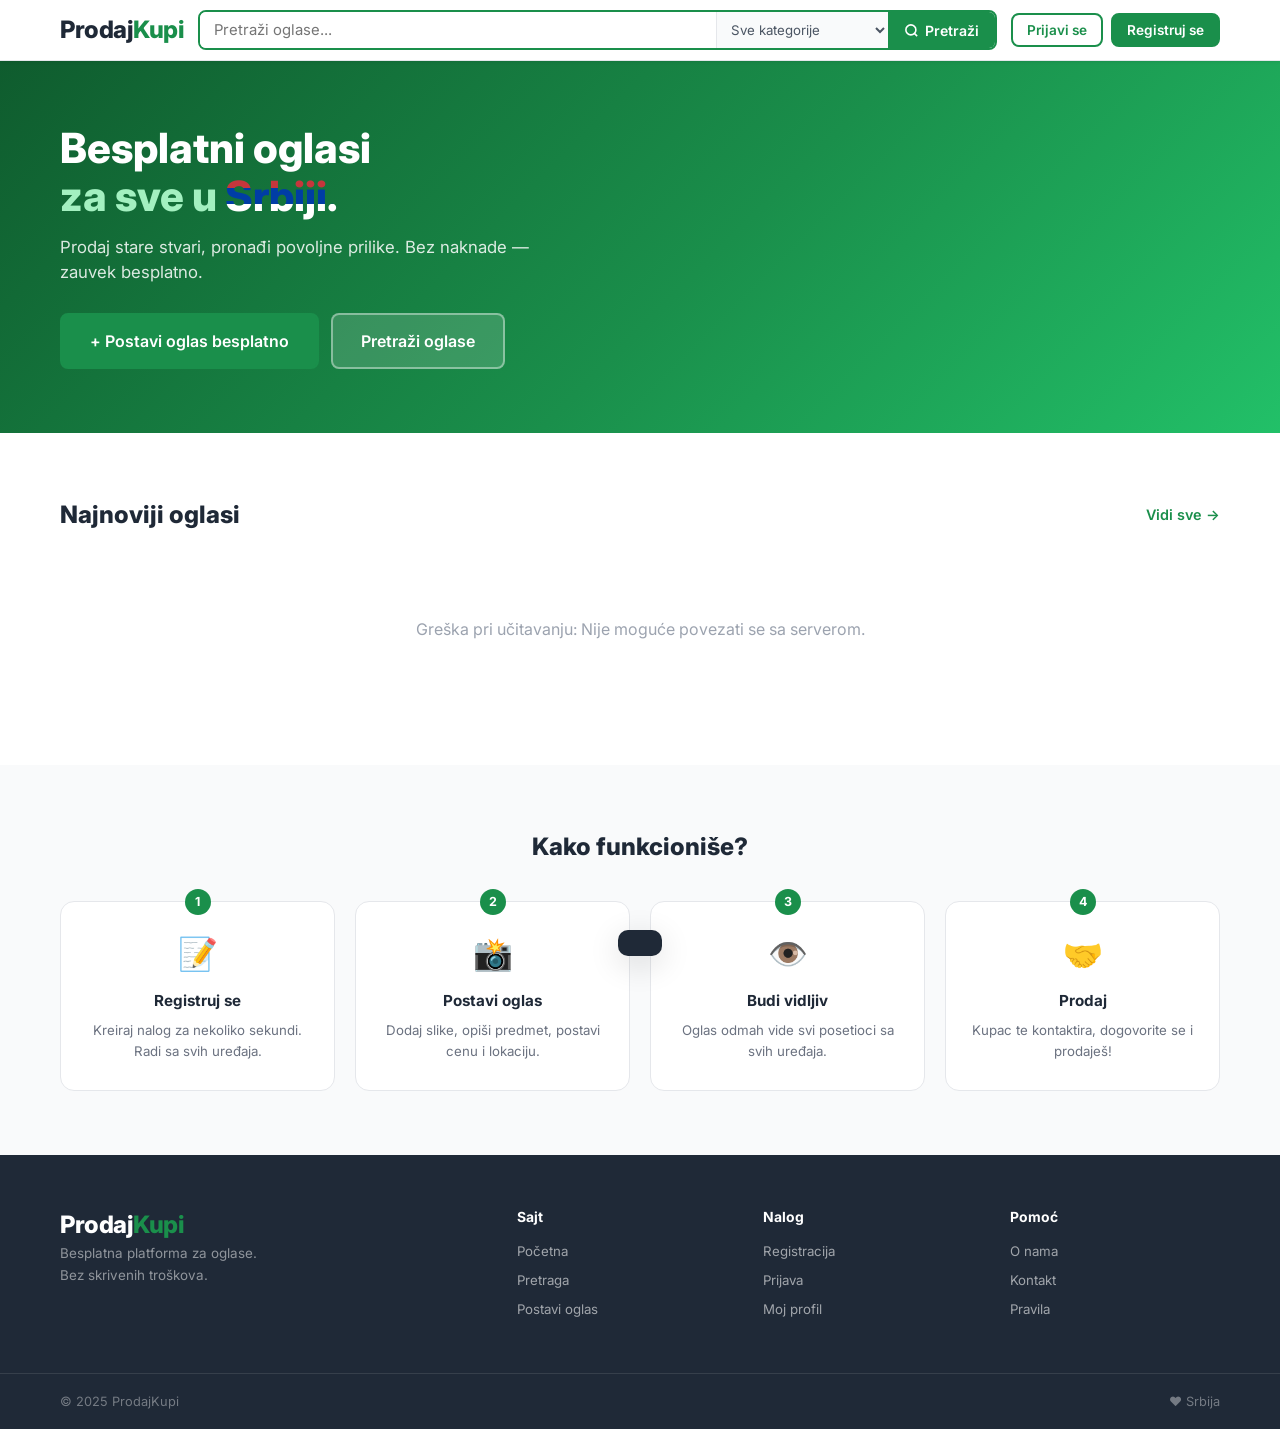
<file: ocene.html>
<!DOCTYPE html>
<html lang="sr">
<head>
  <meta charset="UTF-8"/>
  <meta name="viewport" content="width=device-width,initial-scale=1.0"/>
  <title>Ocene — ProdajKupi</title>
  <link rel="stylesheet" href="css/style.css"/>
  <link rel="manifest" href="manifest.json"/>
  <meta name="theme-color" content="#1a8f4b"/>
  <link rel="stylesheet" href="css/ocene.css"/>
  <link href="https://fonts.googleapis.com/css2?family=Inter:wght@400;500;600;700;800&display=swap" rel="stylesheet"/>
</head>
<body>
<header class="header">
  <div class="header__top">
    <div class="header__top-inner">
      <a href="index.html" class="logo"><span class="logo__prodaj">Prodaj</span><span class="logo__kupi">Kupi</span></a>
      <div class="header__actions" id="headerActions"></div>
    </div>
  </div>
</header>

<div class="reviews-page">
  <aside class="reviews-sidebar" id="reviewsSidebar">
    <div style="padding:40px 20px;color:rgba(255,255,255,.5);text-align:center">⏳ Učitavanje...</div>
  </aside>
  <main class="reviews-main">
    <div class="reviews-header-box">
      <h2 id="reviewsHeading">Ocene</h2>
      <div class="score-pills" id="scorePills"></div>
      <div class="verified-row" id="verifiedRow"></div>
      <div class="reviews-tabs" id="reviewsTabs">
        <button class="rtab active" onclick="switchTab('all',this)">Sve ocene</button>
        <button class="rtab" onclick="switchTab('prodavac',this)">Kao prodavac</button>
        <button class="rtab" onclick="switchTab('kupac',this)">Kao kupac</button>
      </div>
    </div>
    <div id="reviewsList"></div>
    <div class="empty-state" id="reviewsEmpty" style="display:none">
      <div class="empty-state__icon">💬</div>
      <h3>Nema ocena</h3>
      <p>Ovaj korisnik još uvek nema ocena.</p>
    </div>
  </main>
</div>

<!-- LEAVE REVIEW MODAL -->
<div class="modal-overlay" id="reviewModal">
  <div class="modal modal--wide">
    <button class="modal__close" onclick="closeModal('reviewModal')">✕</button>
    <h2>Ostavi ocenu</h2>
    <p class="modal__sub" id="reviewModalSub"></p>
    <div class="review-type-pick">
      <label class="review-type-btn" id="btnPositive">
        <input type="radio" name="reviewType" value="positive" checked onchange="updateTypeStyle()"/>
        <span>👍 Pozitivna</span>
      </label>
      <label class="review-type-btn" id="btnNegative">
        <input type="radio" name="reviewType" value="negative" onchange="updateTypeStyle()"/>
        <span>👎 Negativna</span>
      </label>
    </div>
    <div class="review-role-pick">
      <label class="review-role-btn"><input type="radio" name="reviewRole" value="prodavac" checked/><span>Kao prodavac</span></label>
      <label class="review-role-btn"><input type="radio" name="reviewRole" value="kupac"/><span>Kao kupac</span></label>
    </div>
    <div class="review-checks">
      <label class="checkbox-option"><input type="checkbox" id="chkPayment" checked/><span>Plaćanje/zamena po dogovoru</span></label>
      <label class="checkbox-option"><input type="checkbox" id="chkComm" checked/><span>Komunikacija protekla dobro</span></label>
      <label class="checkbox-option"><input type="checkbox" id="chkDeal" checked/><span>Ispoštovan dogovor</span></label>
    </div>
    <div class="form-group" style="margin-top:16px">
      <label>Komentar <span class="req">*</span></label>
      <textarea id="reviewComment" rows="4" maxlength="500" placeholder="Opiši iskustvo sa ovim korisnikom..."></textarea>
      <div class="input-hint"><span id="reviewCommentCount">0</span>/500</div>
    </div>
    <div id="reviewError" class="form-error"></div>
    <button class="btn btn--primary btn--full" id="reviewSubmitBtn" onclick="submitReview()">Pošalji ocenu</button>
  </div>
</div>

<div class="toast" id="toast"></div>
<script src="js/db.js"></script>
<script src="js/supabase.js"></script>
<script src="js/header.js"></script>
<script src="js/notifications.js"></script>
<script src="js/vendor/supabase.min.js"></script>
<script src="js/google-auth.js"></script>
<script>
var profileEmail = null;
var allReviews   = [];
var currentTab   = 'all';
var pendingAdId  = null;
var pendingAdTitle = null;

function init() {
  renderHeader();
  var params = new URLSearchParams(window.location.search);
  profileEmail   = params.get('user');
  pendingAdId    = params.get('adId') || null;
  pendingAdTitle = params.get('adTitle') || null;

  var me = SESSION.get();
  if (!profileEmail) {
    if (me) profileEmail = me.email;
    else { window.location.href = 'index.html'; return; }
  }

  // Učitaj korisnika i ocene paralelno
  Promise.all([
    SB.getUserByEmail(profileEmail),
    SB.getReviews(profileEmail)
  ]).then(function(results) {
    var users   = results[0] || [];
    var reviews = results[1] || [];
    var profileUser = users[0] || { name: profileEmail, email: profileEmail };
    allReviews = reviews;

    renderSidebar(profileUser, me);
    renderScores(reviews);
    renderReviews('all');

    if (pendingAdId && me && me.email !== profileEmail) {
      openLeaveReview(profileUser);
    }
  }).catch(function(e) {
    showToast('Greška: ' + e.message, 'error');
  });

  document.getElementById('reviewComment').addEventListener('input', function() {
    document.getElementById('reviewCommentCount').textContent = this.value.length;
  });
  document.getElementById('reviewModal').addEventListener('click', function(e) {
    if (e.target.id === 'reviewModal') closeModal('reviewModal');
  });
}

function renderSidebar(profileUser, me) {
  var isMe = me && me.email === profileEmail;
  var pos  = allReviews.filter(function(r){return r.type==='positive';}).length;
  var neg  = allReviews.filter(function(r){return r.type==='negative';}).length;
  var initial = (profileUser.name||'?').charAt(0).toUpperCase();

  document.getElementById('reviewsSidebar').innerHTML =
    '<div class="rsidebar-profile">' +
      '<div class="rsidebar-avatar">' + escHtml(initial) + '</div>' +
      '<div class="rsidebar-name">' + escHtml(profileUser.name) + '</div>' +
      '<div class="rsidebar-email">' + escHtml(profileUser.email) + '</div>' +
      (profileUser.city ? '<div class="rsidebar-city">📍 ' + escHtml(profileUser.city) + '</div>' : '') +
    '</div>' +
    '<nav class="rsidebar-nav">' +
      '<a href="pretraga.html?userEmail=' + encodeURIComponent(profileEmail) + '"><span>📋</span> Oglasi</a>' +
      '<a href="ocene.html?user=' + encodeURIComponent(profileEmail) + '" class="active"><span>👍</span> Ocene' +
        '<span class="rsidebar-badge rsidebar-badge--pos">' + pos + '</span>' +
      '</a>' +
    '</nav>' +
    (!isMe && me
      ? '<div class="rsidebar-action"><button class="btn btn--primary btn--full btn--sm" onclick="openLeaveReview()">✍️ Ostavi ocenu</button></div>'
      : '');
}

function renderScores(reviews) {
  var pos = reviews.filter(function(r){return r.type==='positive';}).length;
  var neg = reviews.filter(function(r){return r.type==='negative';}).length;
  var pct = reviews.length ? Math.round(pos/reviews.length*100) : 0;

  document.getElementById('scorePills').innerHTML =
    '<div class="score-pill score-pill--pos"><span class="score-pill__icon">👍</span><span class="score-pill__num">' + pos + '</span></div>' +
    '<div class="score-pill score-pill--neg"><span class="score-pill__icon">👎</span><span class="score-pill__num">' + neg + '</span></div>';

  document.getElementById('verifiedRow').innerHTML =
    '<div class="verified-box">' +
      '<div class="verified-icon">✅</div>' +
      '<div>' +
        '<div class="verified-title"><strong>' + reviews.length + ' ocena</strong> ukupno</div>' +
        '<div class="verified-sub">' + pct + '% pozitivnih · ' +
          reviews.filter(function(r){return r.role==='prodavac';}).length + ' kao prodavac · ' +
          reviews.filter(function(r){return r.role==='kupac';}).length + ' kao kupac' +
        '</div>' +
      '</div>' +
    '</div>';
}

function switchTab(tab, el) {
  currentTab = tab;
  document.querySelectorAll('.rtab').forEach(function(t){ t.classList.remove('active'); });
  el.classList.add('active');
  renderReviews(tab);
}

function renderReviews(tab) {
  var reviews = allReviews.slice();
  if (tab === 'prodavac') reviews = reviews.filter(function(r){return r.role==='prodavac';});
  if (tab === 'kupac')    reviews = reviews.filter(function(r){return r.role==='kupac';});

  var list  = document.getElementById('reviewsList');
  var empty = document.getElementById('reviewsEmpty');
  if (!reviews.length) { list.innerHTML=''; empty.style.display='block'; return; }
  empty.style.display = 'none';

  list.innerHTML = reviews.map(function(r) {
    var date = new Date(r.created_at).toLocaleDateString('sr-RS',{day:'2-digit',month:'2-digit',year:'numeric'}).replace(/\//g,'.');
    var checks = [];
    if (r.payment)       checks.push('✅ Plaćanje po dogovoru');
    if (r.communication) checks.push('✅ Komunikacija dobra');
    if (r.deal)          checks.push('✅ Dogovor ispoštovan');

    return '<div class="review-card review-card--' + r.type + '">' +
      '<div class="review-card__header">' +
        '<div class="review-card__from">' +
          '<div class="review-card__avatar">' + escHtml((r.from_name||'?').charAt(0).toUpperCase()) + '</div>' +
          '<div>' +
            '<div class="review-card__name">' + escHtml(r.from_name) + '</div>' +
            '<div class="review-card__role">' + (r.role==='prodavac'?'ocenio kao prodavca':'ocenio kao kupca') + '</div>' +
          '</div>' +
        '</div>' +
        '<div class="review-card__meta">' +
          '<span class="review-badge review-badge--' + r.type + '">' + (r.type==='positive'?'👍 Pozitivna':'👎 Negativna') + '</span>' +
          '<span class="review-card__date">' + date + '</span>' +
        '</div>' +
      '</div>' +
      (r.ad_title ? '<div class="review-card__ad">🔗 ' + escHtml(r.ad_title) + '</div>' : '') +
      (checks.length ? '<div class="review-card__checks">' + checks.map(function(c){return '<span>'+c+'</span>';}).join('') + '</div>' : '') +
      '<div class="review-card__comment">' + escHtml(r.comment) + '</div>' +
    '</div>';
  }).join('');
}

function openLeaveReview() {
  var me = SESSION.get();
  if (!me) { openLoginModal(); return; }
  if (me.email === profileEmail) { showToast('Ne možeš oceniti samog sebe.','error'); return; }
  document.getElementById('reviewModalSub').textContent =
    'Ocenjuješ korisnika: ' + profileEmail + (pendingAdTitle ? ' · oglas: ' + pendingAdTitle : '');
  updateTypeStyle();
  openModal('reviewModal');
}

function updateTypeStyle() {
  var val = (document.querySelector('input[name="reviewType"]:checked')||{}).value;
  document.getElementById('btnPositive').classList.toggle('selected--pos', val==='positive');
  document.getElementById('btnNegative').classList.toggle('selected--neg', val==='negative');
}

function submitReview() {
  var me = SESSION.get();
  if (!me) { openLoginModal(); return; }

  var type    = (document.querySelector('input[name="reviewType"]:checked')||{}).value || 'positive';
  var role    = (document.querySelector('input[name="reviewRole"]:checked')||{}).value || 'prodavac';
  var comment = document.getElementById('reviewComment').value.trim();
  var err     = document.getElementById('reviewError');
  err.textContent = '';

  if (!comment)          { err.textContent = 'Komentar je obavezan.'; return; }
  if (comment.length<10) { err.textContent = 'Komentar mora imati min. 10 karaktera.'; return; }

  var btn = document.getElementById('reviewSubmitBtn');
  btn.disabled = true; btn.textContent = '⏳ Slanje...';

  SB.hasReviewed(me.email, pendingAdId || 'manual').then(function(already) {
    if (already) throw new Error('Već si ostavio/la ocenu za ovaj oglas.');
    return SB.insertReview({
      from_email:     me.email,
      from_name:      me.name,
      to_email:       profileEmail,
      ad_id:          pendingAdId || 'manual_' + Date.now(),
      ad_title:       pendingAdTitle || '',
      type:           type,
      role:           role,
      payment:        document.getElementById('chkPayment').checked,
      communication:  document.getElementById('chkComm').checked,
      deal:           document.getElementById('chkDeal').checked,
      comment:        comment
    });
  }).then(function() {
    closeModal('reviewModal');
    showToast('Ocena je poslata! ✅');
    // Refresh
    return SB.getReviews(profileEmail);
  }).then(function(reviews) {
    allReviews = reviews || [];
    renderScores(allReviews);
    renderReviews(currentTab);
    document.getElementById('reviewComment').value = '';
    document.getElementById('reviewCommentCount').textContent = '0';
  }).catch(function(e) {
    err.textContent = e.message;
  }).finally(function() {
    btn.disabled = false; btn.textContent = 'Pošalji ocenu';
  });
}

document.addEventListener('DOMContentLoaded', init);
</script>
<div id="google-btn-hidden" style="display:none"></div>
</body>
</html>
</file>
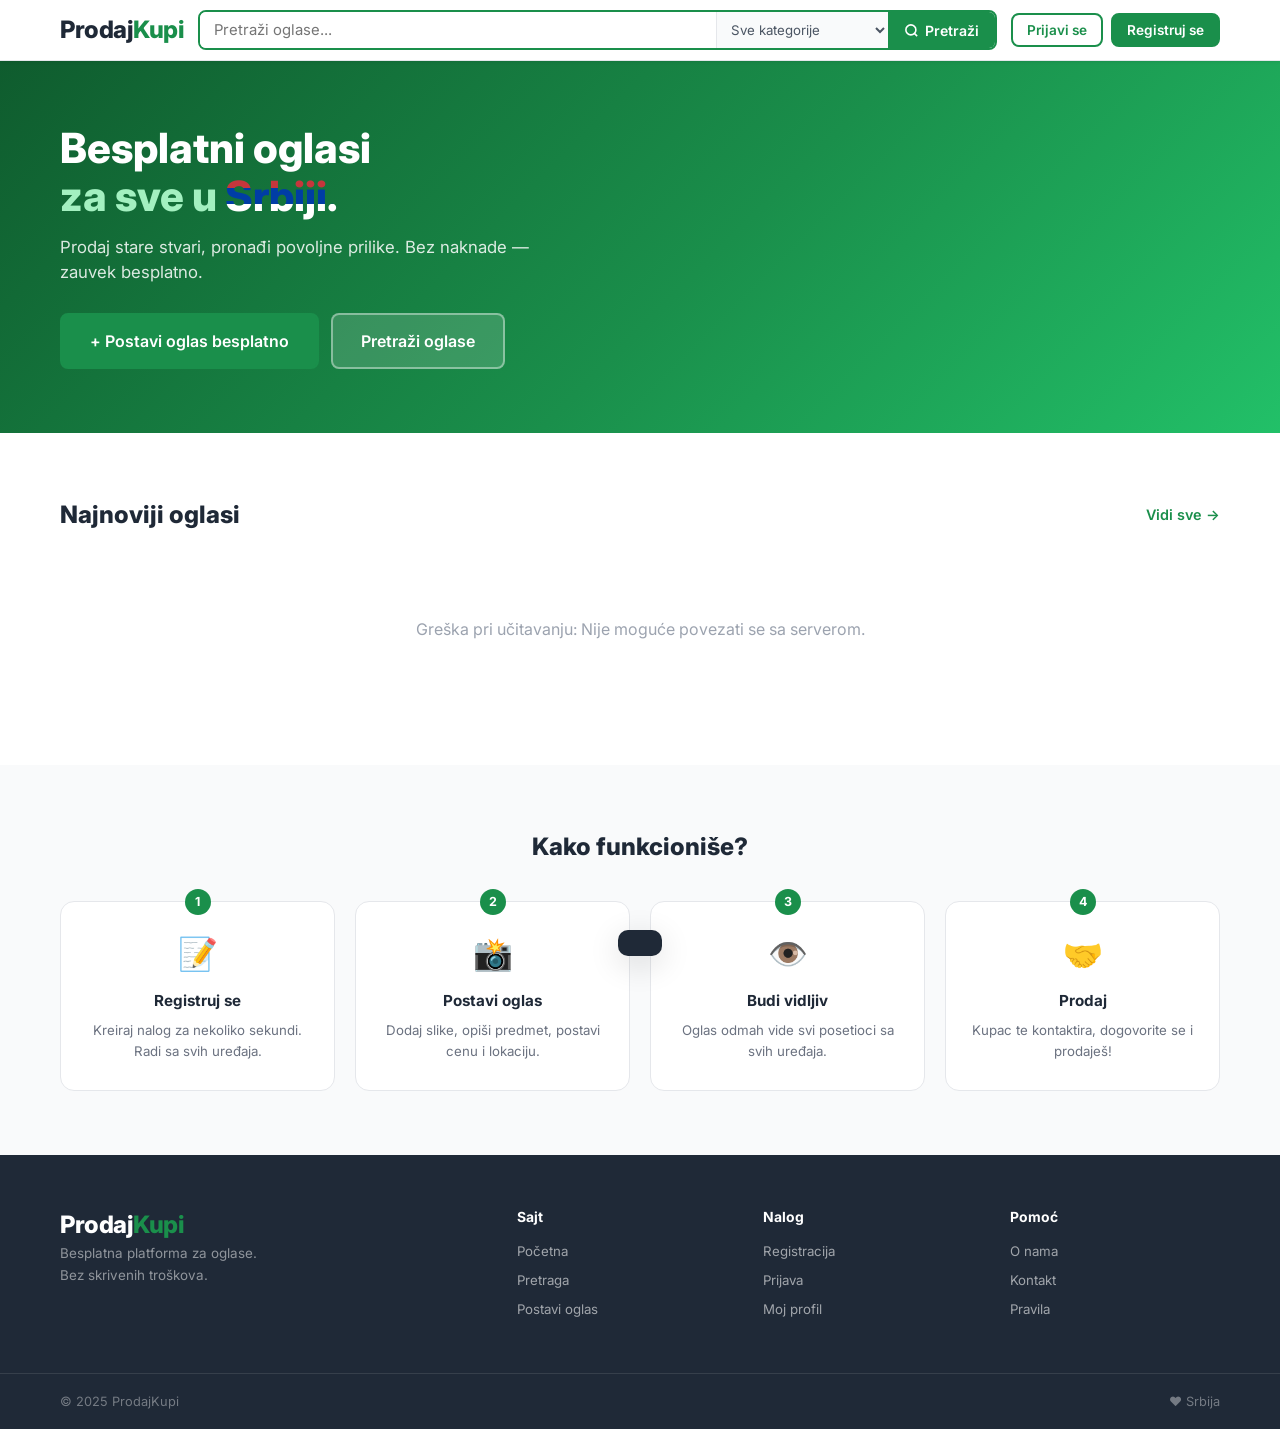
<file: poruke.html>
<!DOCTYPE html>
<html lang="sr">
<head>
  <meta charset="UTF-8"/>
  <meta name="viewport" content="width=device-width,initial-scale=1.0"/>
  <title>Poruke — ProdajKupi</title>
  <link rel="stylesheet" href="css/style.css"/>
  <link rel="manifest" href="manifest.json"/>
  <meta name="theme-color" content="#1a8f4b"/>
  <link href="https://fonts.googleapis.com/css2?family=Inter:wght@400;500;600;700;800&display=swap" rel="stylesheet"/>
  <style>
    .messages-page{display:grid;grid-template-columns:320px 1fr;height:calc(100vh - 56px);background:var(--gray-50)}
    .conv-list{background:#fff;border-right:1px solid var(--gray-200);overflow-y:auto;display:flex;flex-direction:column}
    .conv-list__head{padding:16px 20px;border-bottom:1px solid var(--gray-100);font-weight:700;font-size:1rem;display:flex;align-items:center;justify-content:space-between}
    .conv-item{padding:14px 18px;border-bottom:1px solid var(--gray-100);cursor:pointer;transition:background .15s;display:flex;gap:12px;align-items:flex-start}
    .conv-item:hover{background:var(--gray-50)}
    .conv-item.active{background:var(--green-light)}
    .conv-item__avatar{width:40px;height:40px;background:var(--green);color:#fff;border-radius:50%;display:flex;align-items:center;justify-content:center;font-weight:700;font-size:1rem;flex-shrink:0}
    .conv-item__body{flex:1;min-width:0}
    .conv-item__name{font-size:.9rem;font-weight:600;margin-bottom:2px}
    .conv-item__ad{font-size:.75rem;color:var(--green);margin-bottom:3px;white-space:nowrap;overflow:hidden;text-overflow:ellipsis}
    .conv-item__preview{font-size:.8rem;color:var(--gray-500);white-space:nowrap;overflow:hidden;text-overflow:ellipsis}
    .conv-item__time{font-size:.72rem;color:var(--gray-400);flex-shrink:0}
    .conv-item__unread{background:#ef4444;color:#fff;font-size:.65rem;font-weight:700;padding:2px 6px;border-radius:10px;margin-left:auto}
    .chat-area{display:flex;flex-direction:column;background:#f9fafb}
    .chat-empty{display:flex;flex-direction:column;align-items:center;justify-content:center;height:100%;color:var(--gray-400);gap:12px}
    .chat-empty .icon{font-size:3rem}
    .chat-head{background:#fff;border-bottom:1px solid var(--gray-200);padding:14px 20px;display:flex;align-items:center;gap:12px}
    .chat-head__back{display:none;width:36px;height:36px;border-radius:50%;background:var(--gray-100);border:none;cursor:pointer;font-size:1.1rem;flex-shrink:0;align-items:center;justify-content:center}
    .chat-head__avatar{width:38px;height:38px;background:var(--green);color:#fff;border-radius:50%;display:flex;align-items:center;justify-content:center;font-weight:700}
    .chat-head__info{flex:1;min-width:0}
    .chat-head__info strong{display:block;font-size:.92rem;white-space:nowrap;overflow:hidden;text-overflow:ellipsis}
    .chat-head__info span{font-size:.78rem;color:var(--green);white-space:nowrap;overflow:hidden;text-overflow:ellipsis;display:block}
    .chat-messages{flex:1;overflow-y:auto;padding:20px;display:flex;flex-direction:column;gap:10px}
    .msg{display:flex;flex-direction:column;max-width:70%}
    .msg--out{align-self:flex-end;align-items:flex-end}
    .msg--in{align-self:flex-start;align-items:flex-start}
    .msg__bubble{padding:10px 14px;border-radius:14px;font-size:.9rem;line-height:1.5;word-break:break-word}
    .msg--out .msg__bubble{background:var(--green);color:#fff;border-bottom-right-radius:4px}
    .msg--in .msg__bubble{background:#fff;color:var(--gray-800);border:1px solid var(--gray-200);border-bottom-left-radius:4px}
    .msg__time{font-size:.7rem;color:var(--gray-400);margin-top:3px;padding:0 4px;display:flex;align-items:center;gap:6px}
    .msg__edit-btn{font-size:.68rem;color:var(--green);cursor:pointer;text-decoration:underline;background:none;border:none;padding:0}
    .msg__edited{font-size:.68rem;color:var(--gray-400);font-style:italic}
    .msg__attachments{display:flex;flex-wrap:wrap;gap:6px;margin-top:6px}
    .msg__img{width:100px;height:100px;object-fit:cover;border-radius:8px;cursor:pointer;border:2px solid rgba(255,255,255,.3)}
    .attach-preview{display:flex;gap:8px;flex-wrap:wrap;padding:8px 12px;border-top:1px solid var(--gray-100)}
    .attach-preview__img{position:relative;width:60px;height:60px}
    .attach-preview__img img{width:100%;height:100%;object-fit:cover;border-radius:6px}
    .attach-preview__rm{position:absolute;top:-6px;right:-6px;width:18px;height:18px;background:#ef4444;color:#fff;border-radius:50%;border:none;cursor:pointer;font-size:.7rem;display:flex;align-items:center;justify-content:center;line-height:1}
    .attach-btn{height:42px;width:42px;border-radius:10px;background:var(--gray-100);color:var(--gray-600);border:none;cursor:pointer;font-size:1.1rem;flex-shrink:0;transition:background .15s}
    .attach-btn:hover{background:var(--gray-200)}
    .edit-overlay{position:fixed;inset:0;background:rgba(0,0,0,.4);z-index:999;display:flex;align-items:center;justify-content:center}
    .edit-box{background:#fff;border-radius:14px;padding:20px;width:90%;max-width:420px;display:flex;flex-direction:column;gap:12px}
    .edit-box textarea{width:100%;padding:10px;border:1.5px solid var(--gray-200);border-radius:8px;font-size:.9rem;font-family:var(--font);resize:vertical;min-height:80px;outline:none;box-sizing:border-box}
    .edit-box textarea:focus{border-color:var(--green)}
    .edit-box__btns{display:flex;gap:8px;justify-content:flex-end}
    .img-fullscreen{position:fixed;inset:0;background:rgba(0,0,0,.9);z-index:1000;display:flex;align-items:center;justify-content:center;cursor:zoom-out}
    .img-fullscreen img{max-width:95vw;max-height:95vh;border-radius:8px}
    .chat-input{background:#fff;border-top:1px solid var(--gray-200);padding:10px 12px;display:flex;gap:8px;align-items:flex-end}
    .chat-input textarea{flex:1;padding:10px 14px;border:1.5px solid var(--gray-200);border-radius:10px;font-size:.93rem;font-family:var(--font);resize:none;outline:none;max-height:120px;line-height:1.5}
    .chat-input textarea:focus{border-color:var(--green)}
    .chat-input button{height:42px;width:42px;border-radius:10px;background:var(--green);color:#fff;border:none;cursor:pointer;font-size:1.2rem;flex-shrink:0;transition:background .15s}
    .chat-input button:hover{background:var(--green-dark)}
    .no-convs{padding:40px 20px;text-align:center;color:var(--gray-400)}

    @media(max-width:768px){
      .messages-page{grid-template-columns:1fr;position:relative}
      .conv-list{position:fixed;inset:56px 0 0 0;z-index:20;background:#fff;transform:translateX(0);transition:transform .25s}
      .conv-list.hidden-mobile{transform:translateX(-100%)}
      .chat-area{position:fixed;inset:56px 0 0 0;z-index:10;transform:translateX(100%);transition:transform .25s}
      .chat-area.show-mobile{transform:translateX(0)}
      .chat-head__back{display:flex}
      .msg{max-width:85%}
      .msg__img{width:80px;height:80px}
      .chat-messages{padding:12px}
      .chat-input{padding:8px 10px;gap:6px}
      .chat-input textarea{font-size:.88rem;padding:8px 12px}
      .chat-input button,.attach-btn{height:38px;width:38px;font-size:1rem}
    }
  </style>
</head>
<body>
<header class="header">
  <div class="header__top">
    <div class="header__top-inner">
      <a href="index.html" class="logo"><span class="logo__prodaj">Prodaj</span><span class="logo__kupi">Kupi</span></a>
      <div class="header__actions" id="headerActions"></div>
    </div>
  </div>
</header>

<div class="messages-page" id="messagesPage">
  <!-- CONV LIST -->
  <div class="conv-list" id="convList">
    <div class="conv-list__head">
      💬 Poruke
      <span id="unreadBadge"></span>
    </div>
    <div id="convItems"><div style="padding:20px;text-align:center;color:var(--gray-400)">⏳ Učitavanje...</div></div>
  </div>

  <!-- CHAT AREA -->
  <div class="chat-area" id="chatArea">
    <div class="chat-empty">
      <div class="icon">💬</div>
      <p>Izaberi razgovor ili kontaktiraj prodavca iz oglasa.</p>
    </div>
  </div>
</div>

<div class="toast" id="toast"></div>
<script src="js/db.js"></script>
<script src="js/supabase.js"></script>
<script src="js/header.js"></script>
<script src="js/email.js"></script>
<script src="js/notifications.js"></script>
<script src="js/vendor/supabase.min.js"></script>
<script src="js/google-auth.js"></script>
<script>
var currentUser = null;
var currentConv = null; // {otherEmail, otherName, adId, adTitle}
var allMessages  = [];
var pollTimer    = null;

function init() {
  renderHeader();
  currentUser = SESSION.get();
  if (!currentUser) { window.location.href = 'index.html?next=poruke.html'; return; }
  renderNotifBell(currentUser.email);
  loadConversations();

  // Auto-otvori razgovor ako je adId u URL
  var params = new URLSearchParams(window.location.search);
  var adId    = params.get('adId');
  var adTitle = params.get('adTitle');
  var toEmail = params.get('to');
  var toName  = params.get('toName');
  if (adId && toEmail) {
    setTimeout(function() { openConv(toEmail, toName||toEmail, adId, adTitle||'Oglas'); }, 600);
  }
}

function loadConversations() {
  // Dohvati sve poruke koje su mi poslate ili koje sam poslao
  Promise.all([
    sbFetch('messages?to_email=eq.' + encodeURIComponent(currentUser.email) + '&order=created_at.desc&limit=200'),
    sbFetch('messages?from_email=eq.' + encodeURIComponent(currentUser.email) + '&order=created_at.desc&limit=200')
  ]).then(function(results) {
    var received = results[0] || [];
    var sent     = results[1] || [];
    var all      = received.concat(sent);

    // Grupiši po (otherEmail + adId)
    var convMap = {};
    all.forEach(function(m) {
      var otherEmail = m.from_email === currentUser.email ? m.to_email : m.from_email;
      var otherName  = otherEmail; // koristimo email kao fallback ime
      var key = otherEmail + '|' + m.ad_id;
      if (!convMap[key] || new Date(m.created_at) > new Date(convMap[key].last.created_at)) {
        convMap[key] = { otherEmail:otherEmail, otherName:otherName, adId:m.ad_id, adTitle:m.ad_title, last:m,
          unread: received.filter(function(r){ return r.from_email===otherEmail && r.ad_id===m.ad_id && !r.read; }).length
        };
      }
    });

    var convs = Object.values(convMap).sort(function(a,b){ return new Date(b.last.created_at)-new Date(a.last.created_at); });

    // Dohvati prava imena iz users tabele
    var emails = convs.map(function(c){ return c.otherEmail; });
    if (emails.length === 0) { renderConvList(convs); return; }
    sbFetch('users?email=in.(' + emails.map(encodeURIComponent).join(',') + ')&select=email,name')
      .then(function(users) {
        var nameMap = {};
        (users||[]).forEach(function(u){ nameMap[u.email] = u.name; });
        convs.forEach(function(c){ if (nameMap[c.otherEmail]) c.otherName = nameMap[c.otherEmail]; });
        renderConvList(convs);
      }).catch(function(){ renderConvList(convs); });
  }).catch(function(e){ showToast('Greška: '+e.message,'error'); });
}

function renderConvList(convs) {
  var el = document.getElementById('convItems');
  if (!convs.length) {
    el.innerHTML = '<div class="no-convs"><div style="font-size:2rem;margin-bottom:8px">💬</div><p>Nema poruka.</p><p style="font-size:.82rem">Pošalji poruku prodavcu iz nekog oglasa.</p></div>';
    return;
  }
  el.innerHTML = convs.map(function(c) {
    var initial = (c.otherName||'?').charAt(0).toUpperCase();
    var isActive = currentConv && currentConv.otherEmail===c.otherEmail && currentConv.adId===c.adId;
    return '<div class="conv-item'+(isActive?' active':'')+'" onclick="openConv(\''+escHtml(c.otherEmail)+'\',\''+escHtml(c.otherName)+'\',\''+escHtml(c.adId)+'\',\''+escHtml(c.adTitle)+'\')">' +
      '<div class="conv-item__avatar">'+initial+'</div>' +
      '<div class="conv-item__body">' +
        '<div class="conv-item__name">'+escHtml(c.otherName)+'</div>' +
        '<div class="conv-item__ad">🔗 '+escHtml(c.adTitle)+'</div>' +
        '<div class="conv-item__preview">'+escHtml(c.last.content.slice(0,50))+'</div>' +
      '</div>' +
      '<div style="display:flex;flex-direction:column;align-items:flex-end;gap:4px;flex-shrink:0">' +
        '<span class="conv-item__time">'+timeAgo(c.last.created_at)+'</span>' +
        (c.unread>0?'<span class="conv-item__unread">'+c.unread+'</span>':'') +
      '</div>' +
    '</div>';
  }).join('');
}

function mobileShow() {
  if (window.innerWidth <= 768) {
    document.getElementById('convList').classList.add('hidden-mobile');
    document.getElementById('chatArea').classList.add('show-mobile');
  }
}

function mobileBack() {
  document.getElementById('convList').classList.remove('hidden-mobile');
  document.getElementById('chatArea').classList.remove('show-mobile');
}

function openConv(otherEmail, otherName, adId, adTitle) {
  currentConv = { otherEmail:otherEmail, otherName:otherName, adId:adId, adTitle:adTitle };
  mobileShow();
  clearInterval(pollTimer);
  loadMessages();
  pollTimer = setInterval(loadMessages, 5000);
  loadConversations();
}

function loadMessages() {
  if (!currentConv) return;

  // Ne osvežavaj dok korisnik kuca
  var activeEl = document.activeElement;
  var input = document.getElementById('msgInput');
  if (activeEl && activeEl.id === 'msgInput' && input && input.value.trim()) return;

  var me    = currentUser.email;
  var other = currentConv.otherEmail;
  var adId  = currentConv.adId;

  // Sačuvaj tekst koji korisnik trenutno kuca
  var existingInput = document.getElementById('msgInput');
  var savedDraft = existingInput ? existingInput.value : '';

  // Dohvati poruke između nas dvoje za ovaj oglas
  sbFetch('messages?ad_id=eq.'+encodeURIComponent(adId)+
    '&or=(and(from_email.eq.'+encodeURIComponent(me)+',to_email.eq.'+encodeURIComponent(other)+'),and(from_email.eq.'+encodeURIComponent(other)+',to_email.eq.'+encodeURIComponent(me)+'))'+
    '&order=created_at.asc&limit=200'
  ).then(function(msgs) {
    msgs = msgs || [];
    var chatArea = document.getElementById('chatArea');
    var initial  = (currentConv.otherName||'?').charAt(0).toUpperCase();
    chatArea.innerHTML =
      '<div class="chat-head">' +
        '<button class="chat-head__back" onclick="mobileBack()" title="Nazad">←</button>' +
        '<div class="chat-head__avatar">'+initial+'</div>' +
        '<div class="chat-head__info"><strong>'+escHtml(currentConv.otherName)+'</strong><span>🔗 '+escHtml(currentConv.adTitle)+'</span></div>' +
      '</div>' +
      '<div class="chat-messages" id="chatMsgs">' +
        (msgs.length ? msgs.map(function(m) {
          var isOut = m.from_email === me;
          var canEdit = isOut && (Date.now() - new Date(m.created_at).getTime() < 5*60*1000);
          var attachments = m.attachments || [];
          var attachHtml = attachments.length ? '<div class="msg__attachments">' +
            attachments.map(function(url){ return '<img class="msg__img" src="'+escHtml(url)+'" onclick="viewImg(\''+escHtml(url)+'\')" loading="lazy"/>'; }).join('') +
          '</div>' : '';
          var editedHtml = m.edited_at ? '<span class="msg__edited">(izmenjeno)</span>' : '';
          var editBtn = canEdit ? '<button class="msg__edit-btn" onclick="startEdit(\''+m.id+'\',\''+escHtml(m.content).replace(/'/g,'&#39;')+'\')">Izmeni</button>' : '';
          return '<div class="msg msg--'+(isOut?'out':'in')+'" id="msg-'+m.id+'">' +
            '<div class="msg__bubble">'+escHtml(m.content)+attachHtml+'</div>' +
            '<div class="msg__time">'+timeAgo(m.created_at)+editedHtml+editBtn+'</div>' +
          '</div>';
        }).join('') : '<div style="text-align:center;color:var(--gray-400);margin:20px 0">Početak razgovora. Pošalji prvu poruku!</div>') +
      '</div>' +
      '<div id="attachPreview" class="attach-preview" style="display:none"></div>' +
      '<div class="chat-input">' +
        '<button class="attach-btn" onclick="triggerAttach()" title="Dodaj slike">📎</button>' +
        '<input type="file" id="attachInput" accept="image/*" multiple style="display:none" onchange="handleAttach(this)"/>' +
        '<textarea id="msgInput" placeholder="Napiši poruku..." rows="1" onkeydown="if(event.key===\'Enter\'&&!event.shiftKey){event.preventDefault();sendMsg()}" oninput="this.style.height=\'auto\';this.style.height=this.scrollHeight+\'px\'"></textarea>' +
        '<button onclick="sendMsg()" title="Pošalji">➤</button>' +
      '</div>';

    // Vrati tekst koji je korisnik kucao pre rekreiranja DOM-a
    if (savedDraft) {
      var newInput = document.getElementById('msgInput');
      if (newInput) {
        newInput.value = savedDraft;
        newInput.style.height = 'auto';
        newInput.style.height = newInput.scrollHeight + 'px';
      }
    }

    // Skroluj na dno samo ako korisnik nije fokusiran na input
    var activeEl = document.activeElement;
    var msgs2 = document.getElementById('chatMsgs');
    if (msgs2 && (!activeEl || activeEl.id !== 'msgInput')) {
      msgs2.scrollTop = msgs2.scrollHeight;
    }

    // Označi kao pročitane
    msgs.filter(function(m){ return m.to_email===me && !m.read; }).forEach(function(m) {
      sbFetch('messages?id=eq.'+m.id, { method:'PATCH', body:{read:true} });
    });
  });
}

var pendingAttachments = []; // {url, file}

function triggerAttach() {
  var inp = document.getElementById('attachInput');
  if (inp) inp.click();
}

function handleAttach(input) {
  var files = Array.from(input.files);
  var current = pendingAttachments.length;
  if (current >= 3) { showToast('Maksimalno 3 slike po poruci.','error'); return; }
  var allowed = 3 - current;
  files = files.slice(0, allowed);
  files.forEach(function(f) {
    if (f.size > 2 * 1024 * 1024) { showToast(f.name + ' je veće od 2MB.','error'); return; }
    if (!f.type.startsWith('image/')) { showToast('Samo slike su dozvoljene.','error'); return; }
    var reader = new FileReader();
    reader.onload = function(e) {
      pendingAttachments.push({dataUrl: e.target.result, file: f});
      renderAttachPreview();
    };
    reader.readAsDataURL(f);
  });
  input.value = '';
}

function renderAttachPreview() {
  var wrap = document.getElementById('attachPreview');
  if (!wrap) return;
  if (!pendingAttachments.length) { wrap.style.display='none'; wrap.innerHTML=''; return; }
  wrap.style.display = 'flex';
  wrap.innerHTML = pendingAttachments.map(function(a, i) {
    return '<div class="attach-preview__img"><img src="'+a.dataUrl+'"/><button class="attach-preview__rm" onclick="removeAttach('+i+')">✕</button></div>';
  }).join('');
}

function removeAttach(i) {
  pendingAttachments.splice(i, 1);
  renderAttachPreview();
}

function viewImg(url) {
  var overlay = document.createElement('div');
  overlay.className = 'img-fullscreen';
  overlay.innerHTML = '<img src="'+escHtml(url)+'"/>';
  overlay.onclick = function(){ overlay.remove(); };
  document.body.appendChild(overlay);
}

function startEdit(msgId, currentContent) {
  var existing = document.getElementById('editOverlay');
  if (existing) existing.remove();
  var overlay = document.createElement('div');
  overlay.id = 'editOverlay';
  overlay.className = 'edit-overlay';
  overlay.innerHTML =
    '<div class="edit-box">' +
      '<strong style="font-size:.95rem">Izmeni poruku</strong>' +
      '<textarea id="editInput">'+escHtml(currentContent)+'</textarea>' +
      '<div class="edit-box__btns">' +
        '<button class="btn btn--gray btn--sm" onclick="document.getElementById(\'editOverlay\').remove()">Otkaži</button>' +
        '<button class="btn btn--primary btn--sm" onclick="saveEdit(\''+msgId+'\')">Sačuvaj</button>' +
      '</div>' +
    '</div>';
  document.body.appendChild(overlay);
  var ta = document.getElementById('editInput');
  ta.focus();
  ta.selectionStart = ta.selectionEnd = ta.value.length;
}

function saveEdit(msgId) {
  var ta = document.getElementById('editInput');
  if (!ta) return;
  var newContent = ta.value.trim();
  if (!newContent) { showToast('Poruka ne može biti prazna.','error'); return; }
  sbFetch('messages?id=eq.'+msgId, {
    method: 'PATCH',
    body: { content: newContent, edited_at: new Date().toISOString() }
  }).then(function() {
    document.getElementById('editOverlay').remove();
    loadMessages();
    showToast('Poruka izmenjena.','success');
  }).catch(function(e){ showToast('Greška: '+e.message,'error'); });
}

function sendMsg() {
  var input = document.getElementById('msgInput');
  if (!input) return;
  var content = input.value.trim();
  if (!content && !pendingAttachments.length) return;
  input.value = '';
  input.style.height = 'auto';

  var attachsCopy = pendingAttachments.slice();
  pendingAttachments = [];
  renderAttachPreview();

  var uploadPromise = attachsCopy.length ? (async function() {
    var urls = [];
    for (var i = 0; i < attachsCopy.length; i++) {
      var a = attachsCopy[i];
      var formData = new FormData();
      formData.append('file', a.file);
      formData.append('upload_preset', 'prodajkupi_unsigned');
      formData.append('folder', 'messages');
      var r = await fetch('https://api.cloudinary.com/v1_1/dmww01npw/image/upload', {method:'POST',body:formData});
      var data = await r.json();
      if (data.secure_url) urls.push(data.secure_url);
    }
    return urls;
  })() : Promise.resolve([]);

  uploadPromise.then(function(urls) {
    var msg = {
      from_email:  currentUser.email,
      from_name:   currentUser.name,
      to_email:    currentConv.otherEmail,
      to_name:     currentConv.otherName || currentConv.otherEmail,
      ad_id:       currentConv.adId,
      ad_title:    currentConv.adTitle,
      content:     content || '📎',
      attachments: urls
    };
    return sbFetch('messages', { method:'POST', prefer:'return=representation', body:msg });
  }).then(function() {
    loadMessages();
    loadConversations();
    sendEmail(currentConv.otherEmail,
      '💬 Nova poruka od ' + currentUser.name + ' — ' + currentConv.adTitle,
      EmailTemplates.newMessage(currentConv.otherName, currentUser.name, currentConv.adTitle, content||'[slika]').html
    );
    Notifs.add(currentConv.otherEmail, 'new_message',
      'Nova poruka od ' + currentUser.name,
      (content||'[slika]').slice(0,80),
      'poruke.html?adId='+encodeURIComponent(currentConv.adId)+'&to='+encodeURIComponent(currentUser.email)+'&toName='+encodeURIComponent(currentUser.name)+'&adTitle='+encodeURIComponent(currentConv.adTitle)
    );
  }).catch(function(e){ showToast('Greška: '+e.message,'error'); });
}

// Dodaj sbFetch globalno jer ga koristimo direktno
window.sbFetch = sbFetch;
document.addEventListener('DOMContentLoaded', init);
</script>
<div id="google-btn-hidden" style="display:none"></div>
</body>
</html>
</file>
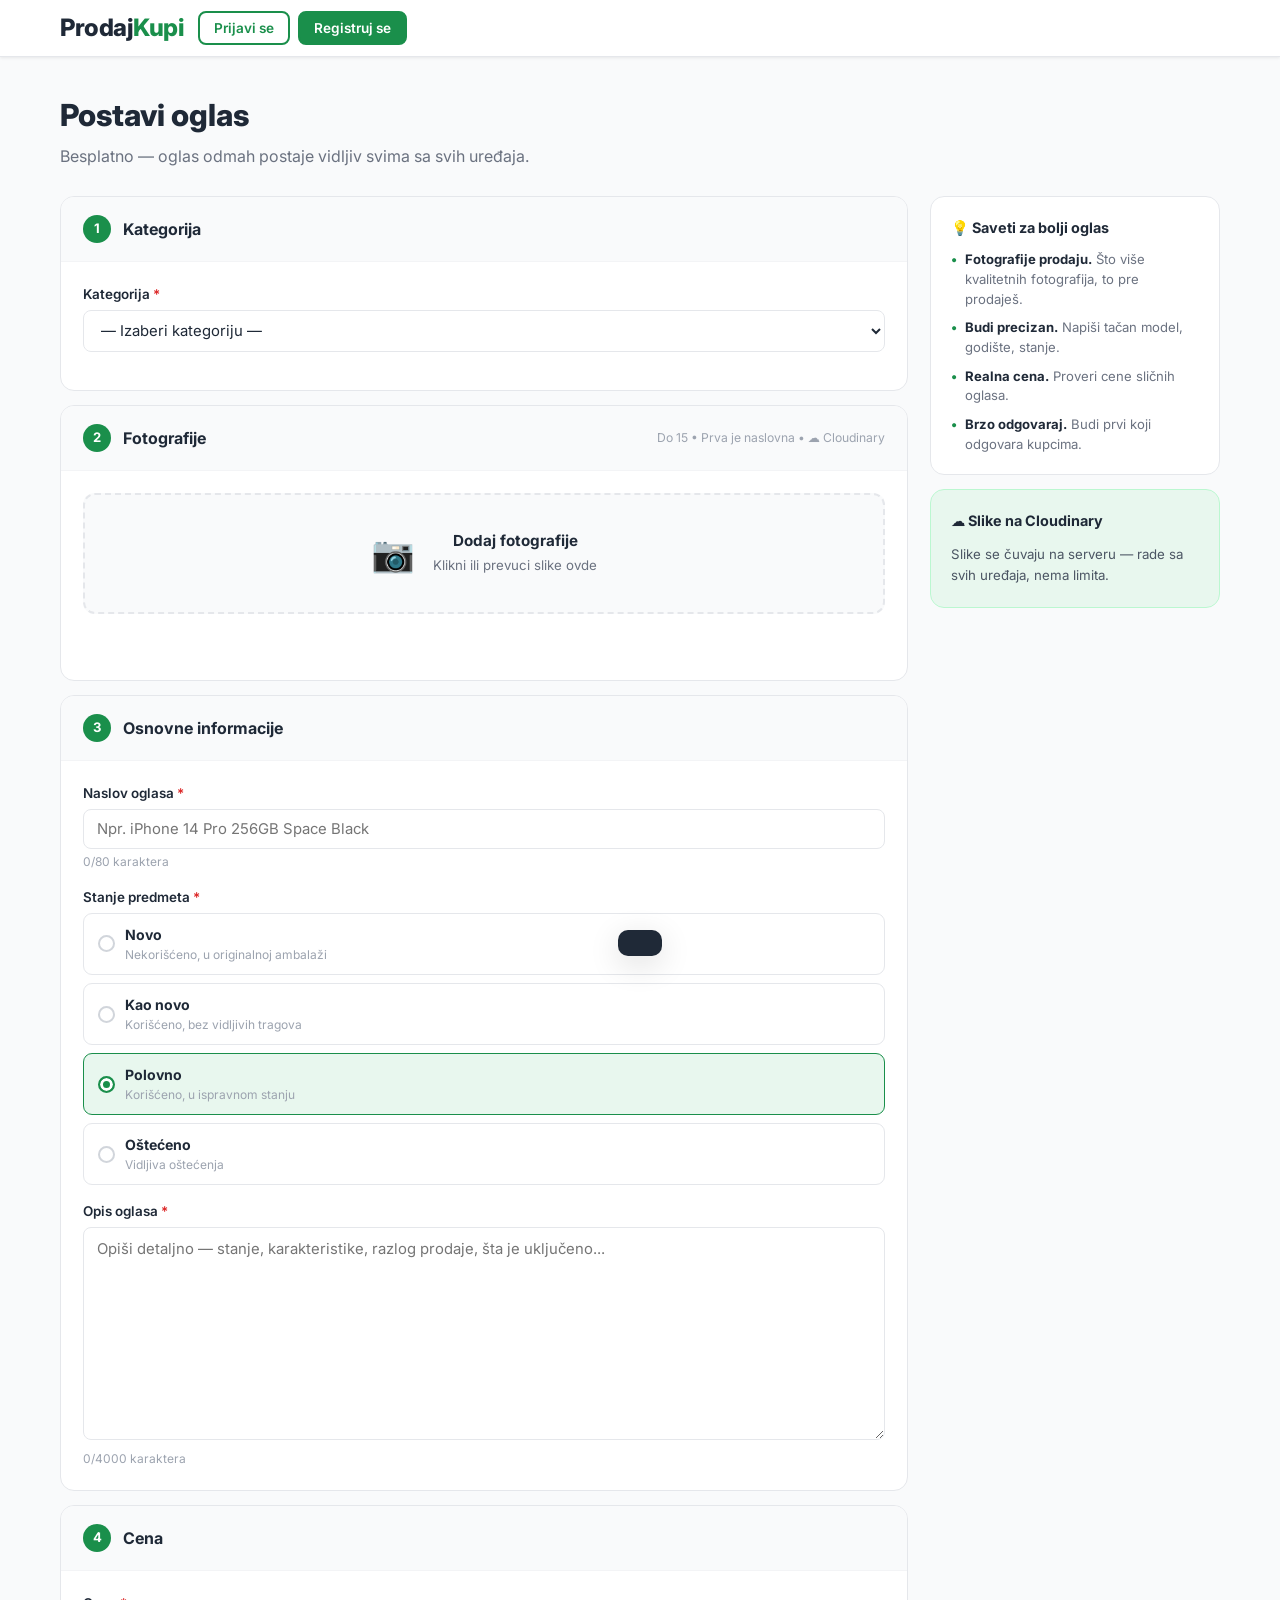
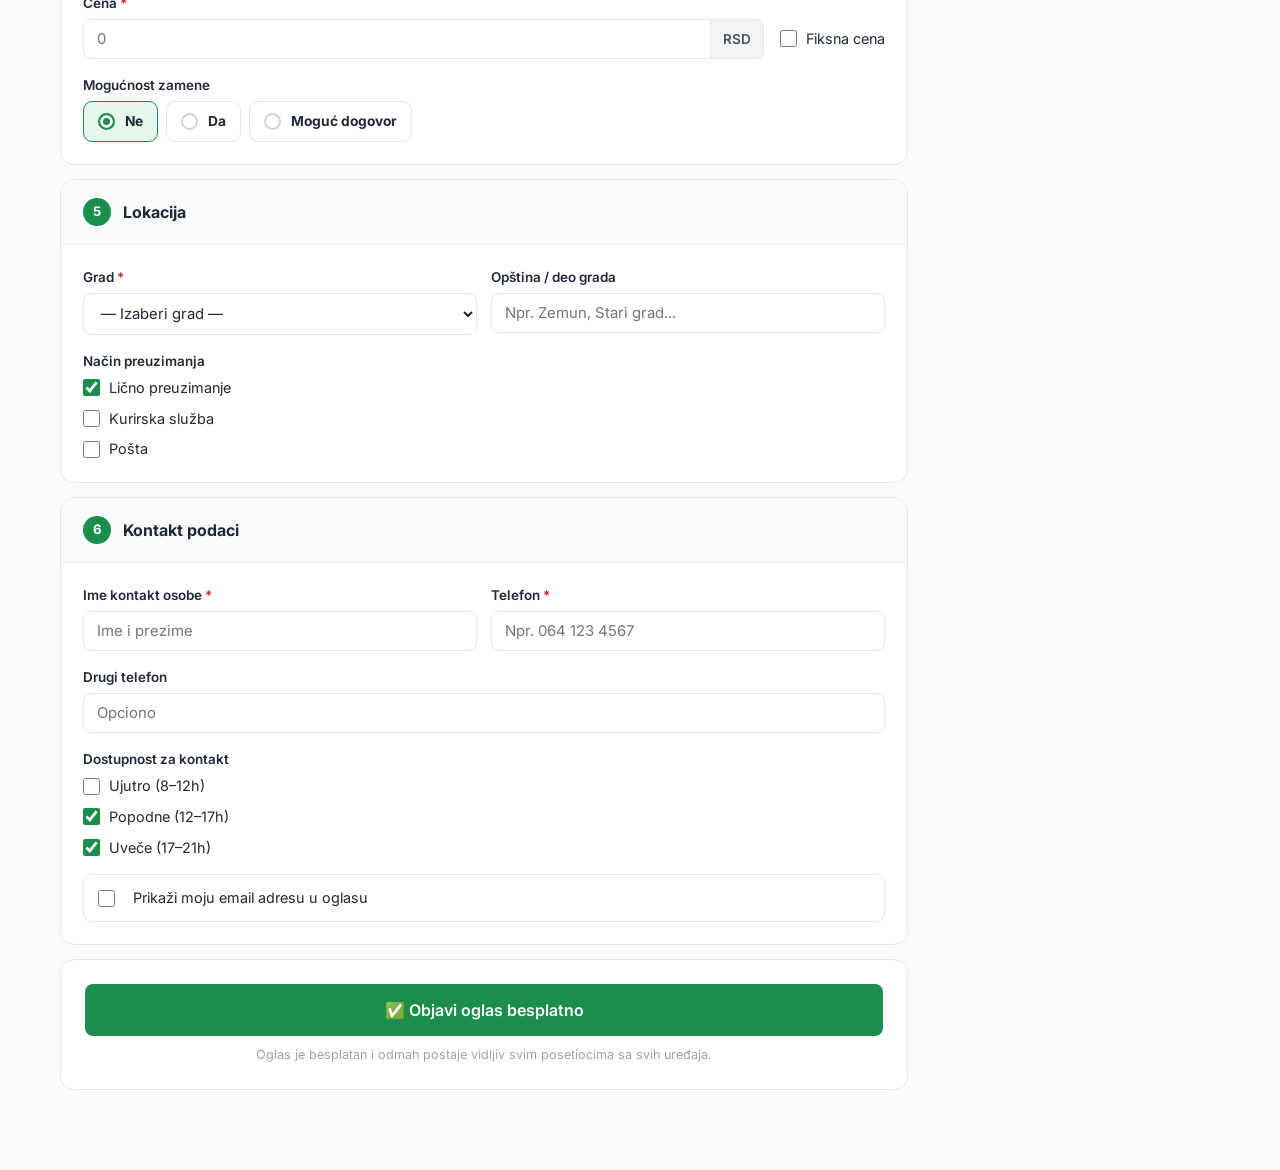
<file: postavi-oglas.html>
<!DOCTYPE html>
<html lang="sr">
<head>
  <meta charset="UTF-8"/>
  <meta name="viewport" content="width=device-width,initial-scale=1.0"/>
  <title>Postavi oglas — ProdajKupi</title>
  <link rel="stylesheet" href="css/style.css"/>
  <link rel="manifest" href="manifest.json"/>
  <meta name="theme-color" content="#1a8f4b"/>
  <link href="https://fonts.googleapis.com/css2?family=Inter:wght@400;500;600;700;800&display=swap" rel="stylesheet"/>
  <style>
    .post-page{padding:36px 0 80px;background:var(--gray-50);min-height:calc(100vh - 56px)}
    .post-page__head{margin-bottom:28px}
    .post-page__head h1{font-size:1.9rem;font-weight:800;margin-bottom:5px}
    .post-page__head p{color:var(--gray-500)}
    .post-layout{display:grid;grid-template-columns:1fr 290px;gap:22px;align-items:start}
    .form-card{background:#fff;border:1px solid var(--gray-200);border-radius:14px;margin-bottom:14px;overflow:hidden}
    .form-card__head{display:flex;align-items:center;gap:12px;padding:18px 22px;border-bottom:1px solid var(--gray-100);background:var(--gray-50)}
    .form-card__num{width:28px;height:28px;background:var(--green);color:#fff;border-radius:50%;display:flex;align-items:center;justify-content:center;font-size:.82rem;font-weight:700;flex-shrink:0}
    .form-card__head h2{font-size:1rem;font-weight:700;flex:1}
    .form-card__hint{font-size:.76rem;color:var(--gray-400)}
    .form-card__body{padding:22px}
    .photo-upload-area{border:2px dashed var(--gray-200);border-radius:12px;padding:32px 20px;text-align:center;cursor:pointer;transition:all .2s;background:var(--gray-50);display:flex;align-items:center;justify-content:center;gap:18px}
    .photo-upload-area:hover,.photo-upload-area.drag{border-color:var(--green);background:var(--green-light)}
    .photo-upload-area__icon{font-size:2.2rem}
    .photo-upload-area__text strong{display:block;font-size:.95rem;font-weight:700;margin-bottom:3px}
    .photo-upload-area__text span{display:block;font-size:.83rem;color:var(--gray-500)}
    .photo-preview-grid{display:grid;grid-template-columns:repeat(5,1fr);gap:9px;margin-top:14px}
    .photo-thumb{position:relative;aspect-ratio:1;border-radius:9px;overflow:hidden;background:var(--gray-100);display:flex;align-items:center;justify-content:center}
    .photo-thumb img{width:100%;height:100%;object-fit:cover}
    .photo-thumb__label{position:absolute;bottom:0;left:0;right:0;background:rgba(26,143,75,.85);color:#fff;font-size:.65rem;font-weight:700;text-align:center;padding:3px}
    .photo-thumb__remove{position:absolute;top:4px;right:4px;background:rgba(0,0,0,.6);color:#fff;border:none;border-radius:50%;width:22px;height:22px;cursor:pointer;font-size:.8rem;display:flex;align-items:center;justify-content:center}
    .photo-thumb__remove:hover{background:#dc2626}
    .photo-thumb__uploading{position:absolute;inset:0;background:rgba(0,0,0,.45);display:flex;flex-direction:column;align-items:center;justify-content:center;gap:4px;color:#fff;font-size:.72rem;font-weight:600}
    .photo-thumb__bar{width:70%;height:4px;background:rgba(255,255,255,.3);border-radius:4px;overflow:hidden}
    .photo-thumb__bar-fill{height:100%;background:#fff;border-radius:4px;transition:width .2s}
    .upload-status{margin-top:10px;font-size:.82rem;font-weight:600;text-align:center;min-height:20px}
    .price-row{display:flex;align-items:center;gap:16px;flex-wrap:wrap}
    .price-row .input-with-unit{flex:1;min-width:160px}
    .post-tips{position:sticky;top:80px;display:flex;flex-direction:column;gap:14px}
    .tips-card{background:#fff;border:1px solid var(--gray-200);border-radius:14px;padding:20px}
    .tips-card h3{font-size:.9rem;font-weight:700;margin-bottom:12px}
    .tips-card ul{padding-left:0;list-style:none;display:flex;flex-direction:column;gap:9px}
    .tips-card ul li{font-size:.82rem;color:var(--gray-500);line-height:1.5;padding-left:14px;position:relative}
    .tips-card ul li::before{content:'•';position:absolute;left:0;color:var(--green);font-weight:700}
    .tips-card--green{background:var(--green-light);border-color:#bbf7d0}
    .tips-card--green p{font-size:.83rem;color:var(--gray-600);line-height:1.6}
    .post-submit{background:#fff;border:1px solid var(--gray-200);border-radius:14px;padding:24px}
    .post-submit__note{text-align:center;font-size:.79rem;color:var(--gray-400);margin-top:10px}
    .post-error-box{background:#fef2f2;border:1px solid #fca5a5;border-radius:8px;padding:12px 16px;color:#dc2626;font-size:.88rem;font-weight:500;margin-bottom:14px;display:none}
    .success-screen{position:fixed;inset:0;background:rgba(255,255,255,.98);z-index:9999;display:none;align-items:center;justify-content:center}
    .success-screen__inner{text-align:center;max-width:420px;padding:40px 20px}
    @media(max-width:1024px){.post-layout{grid-template-columns:1fr}.post-tips{position:static}}
    @media(max-width:768px){.form-row{grid-template-columns:1fr}.photo-preview-grid{grid-template-columns:repeat(3,1fr)}}
  </style>
</head>
<body>
<header class="header">
  <div class="header__top">
    <div class="header__top-inner">
      <a href="index.html" class="logo"><span class="logo__prodaj">Prodaj</span><span class="logo__kupi">Kupi</span></a>
      <div class="header__actions" id="headerActions"></div>
    </div>
  </div>
</header>

<main class="post-page">
  <div class="container">
    <div class="post-page__head">
      <h1>Postavi oglas</h1>
      <p>Besplatno — oglas odmah postaje vidljiv svima sa svih uređaja.</p>
    </div>
    <div class="post-layout">
      <div>
        <!-- 1. KATEGORIJA -->
        <div class="form-card">
          <div class="form-card__head"><div class="form-card__num">1</div><h2>Kategorija</h2></div>
          <div class="form-card__body">
            <div class="form-group"><label>Kategorija <span class="req">*</span></label>
              <select id="adCategory" onchange="onCatChange()">
                <option value="">— Izaberi kategoriju —</option>
                <option>Elektronika</option><option>Mobilni telefoni</option><option>Kompjuteri</option>
                <option>Automobili</option><option>Motocikli</option><option>Bicikli</option>
                <option>Nekretnine</option><option>Nekretnine izdavanje</option>
                <option>Odeća i obuća</option><option>Nameštaj</option><option>Kućni aparati</option>
                <option>Sport</option><option>Knjige</option><option>Muzički instrumenti</option>
                <option>Igračke</option><option>Kućni ljubimci</option><option>Alati</option>
                <option>Poljoprivreda</option><option>Usluge</option><option>Ostalo</option>
              </select>
            </div>
            <div class="form-group" id="subCatWrap" style="display:none">
              <label>Potkategorija</label>
              <select id="adSubcategory"><option value="">— Izaberi potkategoriju —</option></select>
            </div>
          </div>
        </div>

        <!-- 2. FOTOGRAFIJE -->
        <div class="form-card">
          <div class="form-card__head"><div class="form-card__num">2</div><h2>Fotografije</h2><span class="form-card__hint">Do 15 • Prva je naslovna • ☁️ Cloudinary</span></div>
          <div class="form-card__body">
            <div class="photo-upload-area" id="photoArea" onclick="document.getElementById('photoFileInput').click()">
              <div class="photo-upload-area__icon">📷</div>
              <div class="photo-upload-area__text">
                <strong>Dodaj fotografije</strong>
                <span>Klikni ili prevuci slike ovde</span>
              </div>
            </div>
            <input type="file" id="photoFileInput" accept="image/*" multiple style="display:none"/>
            <div class="photo-preview-grid" id="photoGrid"></div>
            <div class="upload-status" id="uploadStatus"></div>
          </div>
        </div>

        <!-- 3. INFORMACIJE -->
        <div class="form-card">
          <div class="form-card__head"><div class="form-card__num">3</div><h2>Osnovne informacije</h2></div>
          <div class="form-card__body">
            <div class="form-group">
              <label>Naslov oglasa <span class="req">*</span></label>
              <input type="text" id="adTitle" maxlength="80" placeholder="Npr. iPhone 14 Pro 256GB Space Black"/>
              <div class="input-hint"><span id="titleLen">0</span>/80 karaktera</div>
            </div>
            <div class="form-group">
              <label>Stanje predmeta <span class="req">*</span></label>
              <div class="radio-group">
                <label class="radio-option"><input type="radio" name="adCondition" value="Novo"/><span class="radio-box"><span class="radio-dot"></span><span><strong>Novo</strong><small>Nekorišćeno, u originalnoj ambalaži</small></span></span></label>
                <label class="radio-option"><input type="radio" name="adCondition" value="Kao novo"/><span class="radio-box"><span class="radio-dot"></span><span><strong>Kao novo</strong><small>Korišćeno, bez vidljivih tragova</small></span></span></label>
                <label class="radio-option"><input type="radio" name="adCondition" value="Polovno" checked/><span class="radio-box"><span class="radio-dot"></span><span><strong>Polovno</strong><small>Korišćeno, u ispravnom stanju</small></span></span></label>
                <label class="radio-option"><input type="radio" name="adCondition" value="Oštećeno"/><span class="radio-box"><span class="radio-dot"></span><span><strong>Oštećeno</strong><small>Vidljiva oštećenja</small></span></span></label>
              </div>
            </div>
            <div class="form-group" id="mileageWrap" style="display:none">
              <label>Kilometraža</label>
              <div class="input-with-unit"><input type="number" id="adMileage" placeholder="Npr. 125000" min="0"/><span class="input-unit">km</span></div>
            </div>
            <div class="form-group" id="yearWrap" style="display:none">
              <label>Godište</label>
              <select id="adYear"><option value="">— Izaberi —</option></select>
            </div>
            <div class="form-group" id="sizeWrap" style="display:none">
              <label>Veličina</label>
              <select id="adSize">
                <option value="">—</option>
                <option>XXS</option><option>XS</option><option>S</option><option>M</option>
                <option>L</option><option>XL</option><option>XXL</option><option>3XL</option><option>Ostalo</option>
              </select>
            </div>
            <div class="form-group">
              <label>Opis oglasa <span class="req">*</span></label>
              <textarea id="adDesc" rows="8" maxlength="4000" placeholder="Opiši detaljno — stanje, karakteristike, razlog prodaje, šta je uključeno..."></textarea>
              <div class="input-hint"><span id="descLen">0</span>/4000 karaktera</div>
            </div>
          </div>
        </div>

        <!-- 4. CENA -->
        <div class="form-card">
          <div class="form-card__head"><div class="form-card__num">4</div><h2>Cena</h2></div>
          <div class="form-card__body">
            <div class="form-group">
              <label>Cena <span class="req">*</span></label>
              <div class="price-row">
                <div class="input-with-unit">
                  <input type="number" id="adPrice" placeholder="0" min="0" oninput="updateEurPrice()"/>
                  <span class="input-unit">RSD</span>
                </div>
                <label class="checkbox-option"><input type="checkbox" id="adFixed"/><span>Fiksna cena</span></label>
              </div>
              <p id="eurPriceHint" style="margin-top:6px;font-size:.85rem;color:var(--gray-500)"></p>
            </div>
            <div class="form-group">
              <label>Mogućnost zamene</label>
              <div class="radio-group radio-group--inline">
                <label class="radio-option"><input type="radio" name="adSwap" value="Ne" checked/><span class="radio-box"><span class="radio-dot"></span><span><strong>Ne</strong></span></span></label>
                <label class="radio-option"><input type="radio" name="adSwap" value="Da"/><span class="radio-box"><span class="radio-dot"></span><span><strong>Da</strong></span></span></label>
                <label class="radio-option"><input type="radio" name="adSwap" value="Dogovor"/><span class="radio-box"><span class="radio-dot"></span><span><strong>Moguć dogovor</strong></span></span></label>
              </div>
            </div>
          </div>
        </div>

        <!-- 5. LOKACIJA -->
        <div class="form-card">
          <div class="form-card__head"><div class="form-card__num">5</div><h2>Lokacija</h2></div>
          <div class="form-card__body">
            <div class="form-row">
              <div class="form-group">
                <label>Grad <span class="req">*</span></label>
                <select id="adCity">
                  <option value="">— Izaberi grad —</option>
                  <option>Beograd</option><option>Novi Sad</option><option>Niš</option>
                  <option>Kragujevac</option><option>Subotica</option><option>Zrenjanin</option>
                  <option>Pančevo</option><option>Čačak</option><option>Novi Pazar</option>
                  <option>Kraljevo</option><option>Leskovac</option><option>Smederevo</option>
                  <option>Vranje</option><option>Valjevo</option><option>Šabac</option>
                  <option>Užice</option><option>Požarevac</option><option>Jagodina</option>
                  <option>Kikinda</option><option>Sombor</option><option>Pirot</option>
                  <option>Zaječar</option><option>Bor</option><option>Ostalo</option>
                </select>
              </div>
              <div class="form-group">
                <label>Opština / deo grada</label>
                <input type="text" id="adMunicipality" placeholder="Npr. Zemun, Stari grad..."/>
              </div>
            </div>
            <div class="form-group" id="deliveryWrap">
              <label>Način preuzimanja</label>
              <div class="checkbox-stack">
                <label class="checkbox-option"><input type="checkbox" id="delPersonal" checked/><span>Lično preuzimanje</span></label>
                <label class="checkbox-option"><input type="checkbox" id="delCourier"/><span>Kurirska služba</span></label>
                <label class="checkbox-option"><input type="checkbox" id="delPost"/><span>Pošta</span></label>
              </div>
            </div>
          </div>
        </div>

        <!-- 6. KONTAKT -->
        <div class="form-card">
          <div class="form-card__head"><div class="form-card__num">6</div><h2>Kontakt podaci</h2></div>
          <div class="form-card__body">
            <div class="form-row">
              <div class="form-group">
                <label>Ime kontakt osobe <span class="req">*</span></label>
                <input type="text" id="adContactName" placeholder="Ime i prezime"/>
              </div>
              <div class="form-group">
                <label>Telefon <span class="req">*</span></label>
                <input type="tel" id="adPhone" placeholder="Npr. 064 123 4567"/>
              </div>
            </div>
            <div class="form-group">
              <label>Drugi telefon</label>
              <input type="tel" id="adPhone2" placeholder="Opciono"/>
            </div>
            <div class="form-group">
              <label>Dostupnost za kontakt</label>
              <div class="checkbox-stack">
                <label class="checkbox-option"><input type="checkbox" id="contMorning"/><span>Ujutro (8–12h)</span></label>
                <label class="checkbox-option"><input type="checkbox" id="contAfternoon" checked/><span>Popodne (12–17h)</span></label>
                <label class="checkbox-option"><input type="checkbox" id="contEvening" checked/><span>Uveče (17–21h)</span></label>
              </div>
            </div>
            <div class="form-group">
              <label class="checkbox-option" style="padding:12px 14px;border:1.5px solid var(--gray-200);border-radius:9px;display:flex">
                <input type="checkbox" id="showEmail" style="width:17px;height:17px;accent-color:var(--green);cursor:pointer;flex-shrink:0"/>
                <span style="margin-left:9px">Prikaži moju email adresu u oglasu</span>
              </label>
            </div>
          </div>
        </div>

        <!-- SUBMIT -->
        <div class="post-submit">
          <div class="post-error-box" id="postErrorBox"></div>
          <button class="btn btn--primary btn--lg btn--full" id="submitBtn" onclick="submitAd()">✅ Objavi oglas besplatno</button>
          <p class="post-submit__note">Oglas je besplatan i odmah postaje vidljiv svim posetiocima sa svih uređaja.</p>
        </div>
      </div>

      <!-- SIDEBAR -->
      <aside class="post-tips">
        <div class="tips-card">
          <h3>💡 Saveti za bolji oglas</h3>
          <ul>
            <li><strong>Fotografije prodaju.</strong> Što više kvalitetnih fotografija, to pre prodaješ.</li>
            <li><strong>Budi precizan.</strong> Napiši tačan model, godište, stanje.</li>
            <li><strong>Realna cena.</strong> Proveri cene sličnih oglasa.</li>
            <li><strong>Brzo odgovaraj.</strong> Budi prvi koji odgovara kupcima.</li>
          </ul>
        </div>
        <div class="tips-card tips-card--green">
          <h3>☁️ Slike na Cloudinary</h3>
          <p>Slike se čuvaju na serveru — rade sa svih uređaja, nema limita.</p>
        </div>
      </aside>
    </div>
  </div>
</main>

<!-- SUCCESS -->
<div class="success-screen" id="successScreen">
  <div class="success-screen__inner">
    <div style="font-size:5rem;margin-bottom:18px">🎉</div>
    <h2 style="font-size:1.9rem;font-weight:800;margin-bottom:10px">Oglas je poslat! ✅</h2>
    <p style="color:var(--gray-500);margin-bottom:16px">Tvoj oglas je primljen i čeka moderaciju.</p>
    <div style="background:#fef9c3;border:1px solid #fde68a;border-radius:10px;padding:14px 18px;margin-bottom:24px;font-size:.9rem;color:#92400e;text-align:left">
      ⏳ <strong>Šta se dešava sada?</strong><br/>
      Naš tim pregleda oglas (obično unutar nekoliko sati). Kada bude odobren, postaće vidljiv svim posetiocima.
      Ako oglas ne bude odobren, dobićeš obaveštenje sa razlogom.
    </div>
    <div style="display:flex;gap:12px;justify-content:center;flex-wrap:wrap">
      <a href="index.html" class="btn btn--primary btn--lg">Vidi sve oglase</a>
      <a href="profil.html" class="btn btn--outline btn--lg">Moji oglasi</a>
    </div>
  </div>
</div>

<div class="toast" id="toast"></div>
<script src="js/db.js"></script>
<script src="js/supabase.js"></script>
<script src="js/header.js"></script>
<script src="js/cloudinary.js"></script>
<script src="js/email.js"></script>
<script src="js/notifications.js"></script>
<script src="js/vendor/supabase.min.js"></script>
<script src="js/google-auth.js"></script>
<script src="js/moderation.js"></script>
<script src="js/photos.js"></script>
<script>
// photoItems se upravlja kroz js/photos.js

var SUBCATS = {
  'Elektronika':['Televizori','Audio oprema','Foto aparati','GPS uređaji','Ostala elektronika'],
  'Mobilni telefoni':['Apple iPhone','Samsung','Huawei','Xiaomi','Sony','Ostali telefoni'],
  'Kompjuteri':['Desktop računari','Laptopovi','Tableti','Monitori','Komponente','Ostalo'],
  'Automobili':['Putnički automobili','Terenski automobili','Kombiji','Ostalo'],
  'Motocikli':['Motocikli','Skuteri','Quad','Ostalo'],
  'Bicikli':['MTB','Road','Gradski','Električni','Ostalo'],
  'Odeća i obuća':['Muška odeća','Ženska odeća','Dečja odeća','Muška obuća','Ženska obuća','Ostalo'],
  'Nameštaj':['Kauči','Kreveti','Trpezarije','Kuhinje','Ormari','Ostalo'],
  'Kućni aparati':['Frižideri','Mašine za pranje','Šporeti','Usisivači','Mali aparati','Ostalo'],
  'Sport':['Fitnes','Fudbal','Košarka','Tenis','Planinarenje','Zimski sportovi','Ostalo'],
  'Knjige':['Romani','Naučna literatura','Udžbenici','Dečje knjige','Časopisi','Ostalo'],
  'Muzički instrumenti':['Gitare','Klaviri','Bubnjevi','Duvački','Studio oprema','Ostalo'],
};
var VEHICLE=['Automobili','Motocikli','Bicikli'], CLOTHING=['Odeća i obuća'];
var REAL_ESTATE=['Nekretnine','Nekretnine izdavanje','Automobili','Motocikli','Bicikli'];
var EUR_RATE = 117.3; // RSD za 1 EUR

// Photo upload
document.getElementById('photoFileInput').addEventListener('change', function(e) {
  photosAddFiles(Array.from(e.target.files)); e.target.value='';
});
var photoArea = document.getElementById('photoArea');
photoArea.addEventListener('dragover', function(e){ e.preventDefault(); photoArea.classList.add('drag'); });
photoArea.addEventListener('dragleave', function(){ photoArea.classList.remove('drag'); });
photoArea.addEventListener('drop', function(e){
  e.preventDefault(); photoArea.classList.remove('drag');
  photosAddFiles(Array.from(e.dataTransfer.files));
});

function addFiles(files) {
  var rem = 15 - photoItems.length;
  files.slice(0,rem).forEach(function(file) {
    var idx = photoItems.length;
    photoItems.push({ file:file, previewUrl:URL.createObjectURL(file), cloudUrl:null, uploading:true, progress:0 });
    renderPhotos();
    uploadToCloudinary(file,
      function(pct){ photoItems[idx].progress=pct; renderPhotos(); },
      function(url){ photoItems[idx].cloudUrl=url; photoItems[idx].uploading=false; renderPhotos(); updateUploadStatus(); },
      function(err){ photoItems[idx].uploading=false; photoItems[idx].error=true; renderPhotos(); showError('Upload greška: '+err); }
    );
  });
  updateUploadStatus();
}

function renderPhotos() {
  var grid = document.getElementById('photoGrid');
  grid.innerHTML = photoItems.map(function(p,i){
    var inner = '<img src="'+p.previewUrl+'" alt="foto"/>';
    if (i===0) inner += '<div class="photo-thumb__label">Naslovna</div>';
    if (p.uploading) {
      inner += '<div class="photo-thumb__uploading"><div class="photo-thumb__bar"><div class="photo-thumb__bar-fill" style="width:'+p.progress+'%"></div></div>'+p.progress+'%</div>';
    } else if (p.error) {
      inner += '<div class="photo-thumb__uploading" style="background:rgba(220,38,38,.6)">❌</div>';
    } else {
      inner += '<div style="position:absolute;top:4px;left:4px;background:rgba(26,143,75,.85);color:#fff;font-size:.6rem;padding:1px 5px;border-radius:3px;font-weight:700">☁️</div>';
    }
    inner += '<button class="photo-thumb__remove" onclick="removePhoto('+i+')">✕</button>';
    return '<div class="photo-thumb">'+inner+'</div>';
  }).join('');
}

function removePhoto(i){ URL.revokeObjectURL(photoItems[i].previewUrl); photoItems.splice(i,1); renderPhotos(); updateUploadStatus(); }

function updateUploadStatus() {
  var total=photoItems.length, uploading=photoItems.filter(function(p){return p.uploading;}).length;
  var el=document.getElementById('uploadStatus');
  if (!total) { el.textContent=''; return; }
  if (uploading) { el.textContent='⬆️ Uploaduje se '+uploading+' od '+total+' slika...'; el.style.color='var(--gray-500)'; }
  else { el.textContent='✅ '+total+' slika uploadovano na Cloudinary'; el.style.color='var(--green)'; }
}

function allUploaded() {
  return photoItems.every(function(p){ return p.cloudUrl || p.error; });
}

function onCatChange() {
  var cat=document.getElementById('adCategory').value;
  var subW=document.getElementById('subCatWrap'), subS=document.getElementById('adSubcategory');
  if (SUBCATS[cat]) {
    subS.innerHTML='<option value="">— Izaberi potkategoriju —</option>'+SUBCATS[cat].map(function(s){return '<option>'+s+'</option>';}).join('');
    subW.style.display='block';
  } else { subW.style.display='none'; subS.value=''; }
  document.getElementById('mileageWrap').style.display=VEHICLE.indexOf(cat)>-1?'block':'none';
  document.getElementById('yearWrap').style.display=VEHICLE.indexOf(cat)>-1?'block':'none';
  document.getElementById('sizeWrap').style.display=CLOTHING.indexOf(cat)>-1?'block':'none';
  var delWrap = document.getElementById('deliveryWrap');
  if (delWrap) delWrap.style.display = REAL_ESTATE.indexOf(cat)>-1 ? 'none' : 'block';
}

function updateEurPrice() {
  var price = parseFloat(document.getElementById('adPrice').value) || 0;
  var hint = document.getElementById('eurPriceHint');
  if (price > 0) {
    var eur = (price / EUR_RATE).toFixed(0);
    hint.textContent = '≈ ' + eur + ' €';
  } else {
    hint.textContent = '';
  }
}

(function(){
  var sel=document.getElementById('adYear');
  for(var y=new Date().getFullYear();y>=1970;y--){
    sel.insertAdjacentHTML('beforeend','<option value="'+y+'">'+y+'</option>');
  }
})();

document.getElementById('adTitle').addEventListener('input',function(){document.getElementById('titleLen').textContent=this.value.length;});
document.getElementById('adDesc').addEventListener('input',function(){document.getElementById('descLen').textContent=this.value.length;});

function showError(msg){ var b=document.getElementById('postErrorBox'); b.textContent=msg; b.style.display='block'; b.scrollIntoView({behavior:'smooth',block:'center'}); }
function clearError(){ var b=document.getElementById('postErrorBox'); b.style.display='none'; b.textContent=''; }

function submitAd() {
  clearError();
  var user=SESSION.get();
  if (!user) { openLoginModal(); return; }

  var category=document.getElementById('adCategory').value;
  var subcategory=document.getElementById('adSubcategory').value;
  var title=document.getElementById('adTitle').value.trim();
  var desc=document.getElementById('adDesc').value.trim();
  var price=document.getElementById('adPrice').value;
  var city=document.getElementById('adCity').value;
  var contactName=document.getElementById('adContactName').value.trim();
  var phone=document.getElementById('adPhone').value.trim();

  if (!category)         { showError('⚠️ Izaberi kategoriju.'); return; }
  if (!title||title.length<5) { showError('⚠️ Naslov mora imati minimum 5 karaktera.'); return; }
  if (!desc||desc.length<20)  { showError('⚠️ Opis mora imati minimum 20 karaktera.'); return; }
  if (!price)             { showError('⚠️ Unesi cenu.'); return; }
  if (!city)             { showError('⚠️ Izaberi grad.'); return; }
  if (!contactName)      { showError('⚠️ Unesi ime kontakt osobe.'); return; }
  if (!phone)            { showError('⚠️ Unesi broj telefona.'); return; }
  if (!allUploaded())    { showError('⏳ Sačekaj da se sve fotografije uploaduju.'); return; }

  var delivery=[];
  if(document.getElementById('delPersonal') && document.getElementById('delPersonal').checked) delivery.push('Lično preuzimanje');
  if(document.getElementById('delCourier') && document.getElementById('delCourier').checked)  delivery.push('Kurirska služba');
  if(document.getElementById('delPost') && document.getElementById('delPost').checked)     delivery.push('Pošta');

  var availability=[];
  if(document.getElementById('contMorning').checked)   availability.push('Ujutro 8–12h');
  if(document.getElementById('contAfternoon').checked) availability.push('Popodne 12–17h');
  if(document.getElementById('contEvening').checked)   availability.push('Uveče 17–21h');

  var cloudPhotos = photosGetUrls();

  var ad = {
    user_email:   user.email,
    user_name:    user.name,
    title:        title,
    category:     category,
    subcategory:  subcategory,
    description:  desc,
    condition:    (document.querySelector('input[name="adCondition"]:checked')||{}).value||'Polovno',
    price:        parseFloat(price)||0,
    is_fixed:     document.getElementById('adFixed').checked,
    swap:         (document.querySelector('input[name="adSwap"]:checked')||{}).value||'Ne',
    city:         city,
    municipality: document.getElementById('adMunicipality').value.trim(),
    contact_name: contactName,
    phone:        phone,
    phone2:       document.getElementById('adPhone2').value.trim(),
    show_email:   document.getElementById('showEmail').checked ? user.email : '',
    delivery:     delivery,
    availability: availability,
    mileage:      document.getElementById('adMileage').value||'',
    year:         document.getElementById('adYear').value||'',
    size:         document.getElementById('adSize').value||'',
    photos:       cloudPhotos,
    active:       true
  };

  var btn=document.getElementById('submitBtn');
  btn.disabled=true; btn.textContent='⏳ Objavljivanje...';

  // Moderacija teksta pre slanja
  moderateAd(ad, []).then(function(modResult) {
    ad.status = modResult.status; // 'pending' ili 'rejected'
    ad.reject_reason = modResult.reason || '';
    return SB.insertAd(ad);
  }).then(function() {
    document.getElementById('successScreen').style.display='flex';
    window.scrollTo({top:0,behavior:'smooth'});
  }).catch(function(e) {
    showError('Greška pri objavljivanju: ' + e.message);
    btn.disabled=false; btn.textContent='✅ Objavi oglas besplatno';
  });
}

document.addEventListener('DOMContentLoaded', function() {
  renderHeader();
  var user=SESSION.get();
  if (user) {
    document.getElementById('adContactName').value=user.name||'';
    document.getElementById('adPhone').value=user.phone||'';
    if (user.city) document.getElementById('adCity').value=user.city;
  }
});
</script>
<div id="google-btn-hidden" style="display:none"></div>
</body>
</html>
</file>
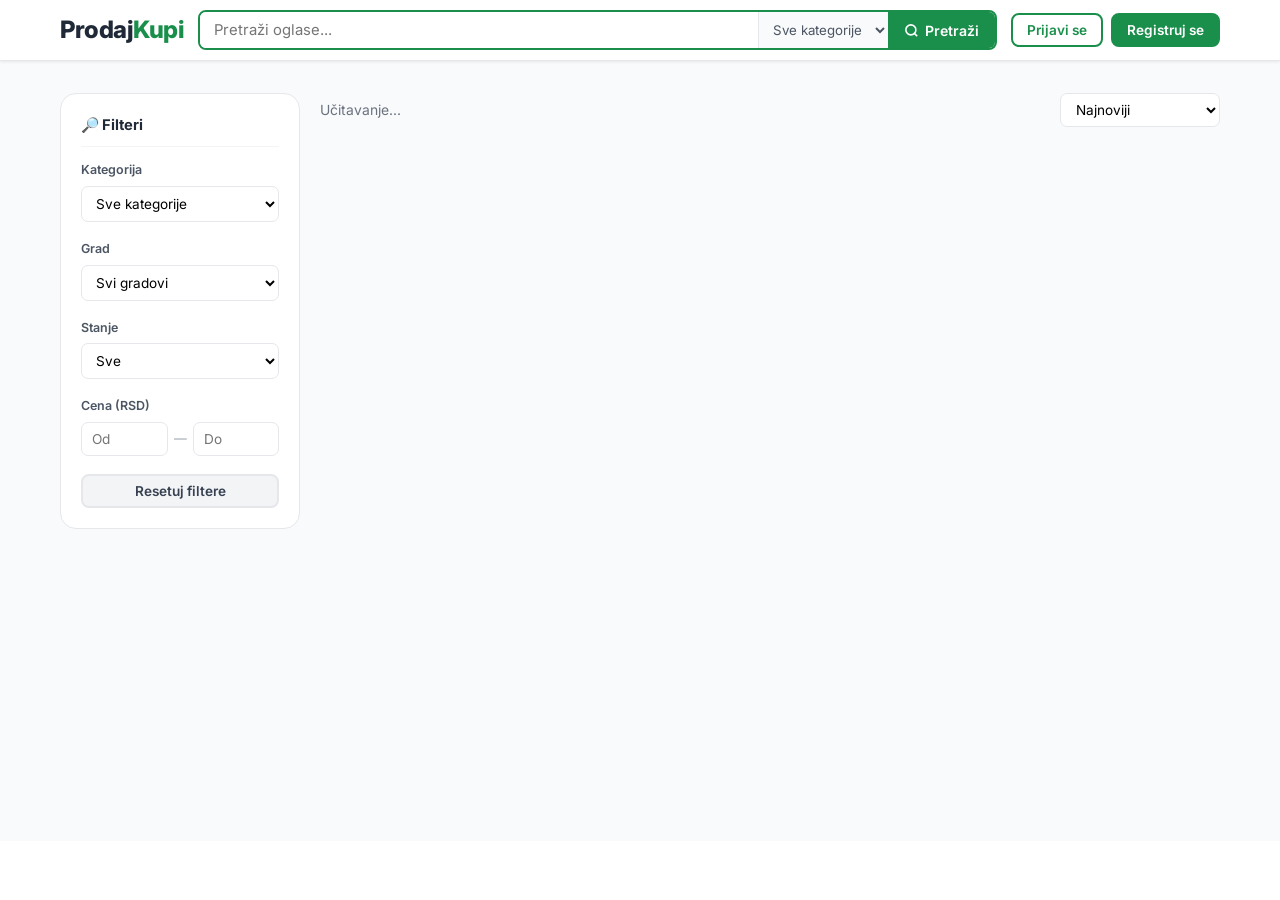
<file: pretraga.html>
<!DOCTYPE html>
<html lang="sr">
<head>
  <meta charset="UTF-8"/>
  <meta name="viewport" content="width=device-width,initial-scale=1.0"/>
  <title>Pretraga — ProdajKupi</title>
  <link rel="stylesheet" href="css/style.css"/>
  <link rel="manifest" href="manifest.json"/>
  <meta name="theme-color" content="#1a8f4b"/>
  <link href="https://fonts.googleapis.com/css2?family=Inter:wght@400;500;600;700;800&display=swap" rel="stylesheet"/>
</head>
<body>
<header class="header">
  <div class="header__top">
    <div class="header__top-inner">
      <a href="index.html" class="logo"><span class="logo__prodaj">Prodaj</span><span class="logo__kupi">Kupi</span></a>
      <div class="search-bar">
        <input type="text" id="searchInput" class="search-bar__input" placeholder="Pretraži oglase..."/>
        <select id="searchCategory" class="search-bar__select"><option value="">Sve kategorije</option></select>
        <button class="search-bar__btn" onclick="doSearch()">
          <svg width="15" height="15" viewBox="0 0 24 24" fill="none" stroke="currentColor" stroke-width="2.5"><circle cx="11" cy="11" r="8"/><line x1="21" y1="21" x2="16.65" y2="16.65"/></svg>
          Pretraži
        </button>
      </div>
      <div class="header__actions" id="headerActions"></div>
    </div>
  </div>
</header>

<main class="search-page">
  <div class="container">
    <div class="search-layout">
      <aside class="search-sidebar">
        <h3>🔎 Filteri</h3>
        <div class="sidebar-filter"><label>Kategorija</label><select id="fCat" onchange="doSearch()"><option value="">Sve kategorije</option></select></div>
        <div class="sidebar-filter"><label>Grad</label><select id="fCity" onchange="doSearch()"><option value="">Svi gradovi</option></select></div>
        <div class="sidebar-filter"><label>Stanje</label>
          <select id="fCondition" onchange="doSearch()">
            <option value="">Sve</option><option>Novo</option><option>Kao novo</option><option>Polovno</option><option>Oštećeno</option>
          </select>
        </div>
        <div class="sidebar-filter"><label>Cena (RSD)</label>
          <div class="filter-price-row">
            <input type="number" id="fMinPrice" placeholder="Od" min="0" oninput="doSearchDebounced()"/>
            <span>—</span>
            <input type="number" id="fMaxPrice" placeholder="Do" min="0" oninput="doSearchDebounced()"/>
          </div>
        </div>
        <button class="btn btn--gray btn--full btn--sm" onclick="resetFilters()">Resetuj filtere</button>
      </aside>
      <div>
        <div class="sort-bar">
          <span class="sort-bar__info" id="resultInfo">Učitavanje...</span>
          <select id="fSort" onchange="doSearch()">
            <option value="newest">Najnoviji</option>
            <option value="price_asc">Cena: niža → viša</option>
            <option value="price_desc">Cena: viša → niža</option>
          </select>
        </div>
        <div class="listings__grid" id="resultsGrid"></div>
        <div id="loadMoreWrap" style="display:none;justify-content:center;padding:24px 0">
          <button id="loadMoreBtn" class="btn btn--outline" onclick="loadMore()" style="padding:12px 40px;font-size:.95rem">Učitaj još oglasa</button>
        </div>
        <div class="empty-state" id="emptyState" style="display:none">
          <div class="empty-state__icon">🔍</div>
          <h3>Nema rezultata</h3>
          <p>Pokušaj sa drugačijim filterima.</p>
          <button class="btn btn--outline" onclick="resetFilters()">Resetuj filtere</button>
        </div>
        <div class="pagination" id="pagination"></div>
      </div>
    </div>
  </div>
</main>

<div class="modal-overlay" id="detailModal"><div class="modal modal--wide" id="detailContent"></div></div>
<div class="toast" id="toast"></div>

<script src="js/db.js"></script>
<script src="js/supabase.js"></script>
<script src="js/header.js"></script>
<script src="js/shared.js"></script>
<script src="js/photos.js"></script>
<script src="js/notifications.js"></script>
<script src="js/vendor/supabase.min.js"></script>
<script src="js/google-auth.js"></script>
<script>
var currentPage = 1;
var totalAds = null;
var isLoadingMore = false;

function renderResults(append) {
  if (isLoadingMore) return;
  var filters = getFilters();
  filters.page = currentPage;
  filters.perPage = 16;

  if (!append) {
    document.getElementById('emptyState').style.display = 'none';
    document.getElementById('resultsGrid').innerHTML = '<div style="grid-column:1/-1;text-align:center;padding:40px;color:var(--gray-400)">⏳ Učitavanje...</div>';
    document.getElementById('pagination').innerHTML = '';
    document.getElementById('loadMoreWrap').style.display = 'none';
  } else {
    isLoadingMore = true;
    var btn = document.getElementById('loadMoreBtn');
    if (btn) { btn.disabled = true; btn.textContent = '⏳ Učitavanje...'; }
  }

  SB.getAds(filters).then(function(ads) {
    isLoadingMore = false;
    ads = ads || [];
    totalAds = ads._total != null ? ads._total : totalAds;
    var perPage = 16;
    var totalPages = totalAds ? Math.ceil(totalAds / perPage) : null;

    var q = filters.search ? ' za "'+filters.search+'"' : '';
    var countStr = totalAds != null ? '<strong>'+totalAds+'</strong>' : '<strong>'+ads.length+(ads.length===perPage?'+':'')+'</strong>';
    document.getElementById('resultInfo').innerHTML = countStr + ' oglasa' + q;

    if (!ads.length && !append) {
      document.getElementById('emptyState').style.display = 'block';
      document.getElementById('resultsGrid').innerHTML = '';
      return;
    }

    var grid = document.getElementById('resultsGrid');
    var newCards = ads.map(function(ad){ return adCard(ad); }).join('');
    if (append) {
      grid.insertAdjacentHTML('beforeend', newCards);
    } else {
      grid.innerHTML = newCards;
    }

    var loadWrap = document.getElementById('loadMoreWrap');
    var hasMore = totalPages ? currentPage < totalPages : ads.length === perPage;
    if (hasMore) {
      loadWrap.style.display = 'flex';
      var btn2 = document.getElementById('loadMoreBtn');
      if (btn2) { btn2.disabled = false; btn2.textContent = 'Učitaj još oglasa'; }
    } else {
      loadWrap.style.display = 'none';
    }

    var pag = document.getElementById('pagination');
    if (!totalPages || totalPages <= 1) { pag.innerHTML = ''; return; }
    var prevBtn = currentPage > 1 ? '<button class="pagination__btn" onclick="goPage('+(currentPage-1)+')">‹ Prethodna</button>' : '';
    var nextBtn = currentPage < totalPages ? '<button class="pagination__btn" onclick="goPage('+(currentPage+1)+')">Sledeća ›</button>' : '';
    var pages = '';
    var start2 = Math.max(1, currentPage - 2);
    var end2  = Math.min(totalPages, currentPage + 2);
    if (start2 > 1) pages += '<button class="pagination__btn" onclick="goPage(1)">1</button>'+(start2>2?'<span style="padding:0 4px">…</span>':'');
    for (var i = start2; i <= end2; i++) {
      pages += '<button class="pagination__btn'+(i===currentPage?' active':'')+'" onclick="goPage('+i+')">'+i+'</button>';
    }
    if (end2 < totalPages) pages += (end2<totalPages-1?'<span style="padding:0 4px">…</span>':'')+'<button class="pagination__btn" onclick="goPage('+totalPages+')">'+totalPages+'</button>';
    pag.innerHTML = prevBtn + pages + nextBtn;

  }).catch(function(e) {
    isLoadingMore = false;
    document.getElementById('resultInfo').textContent = 'Greška: ' + e.message;
  });
}

function loadMore() {
  currentPage++;
  renderResults(true);
}

function doSearch() { currentPage = 1; totalAds = null; renderResults(); }
var _searchTimer;
function doSearchDebounced() { clearTimeout(_searchTimer); _searchTimer = setTimeout(doSearch, 400); }
function resetFilters() {
  currentPage = 1; totalAds = null;
  ['fCat','fCity','fCondition','fSort'].forEach(function(id){ var el=document.getElementById(id); if(el) el.value=''; });
  ['fMinPrice','fMaxPrice'].forEach(function(id){ var el=document.getElementById(id); if(el) el.value=''; });
  document.getElementById('searchInput').value = '';
  renderResults();
}

function goPage(p) {
  currentPage = p;
  renderResults();
  window.scrollTo({top:0,behavior:'smooth'});
}

document.getElementById('detailModal').addEventListener('click',function(e){if(e.target.id==='detailModal')closeModal('detailModal');});
document.addEventListener('keydown',function(e){if(e.key==='Escape')closeModal('detailModal');});
document.getElementById('searchInput').addEventListener('keydown',function(e){if(e.key==='Enter')doSearch();});
document.getElementById('searchCategory').addEventListener('change',function(){document.getElementById('fCat').value=this.value;doSearch();});

document.addEventListener('DOMContentLoaded',function(){ renderHeader(); readParams(); renderResults(); });
</script>
<div id="google-btn-hidden" style="display:none"></div>
</body>
</html>
</file>
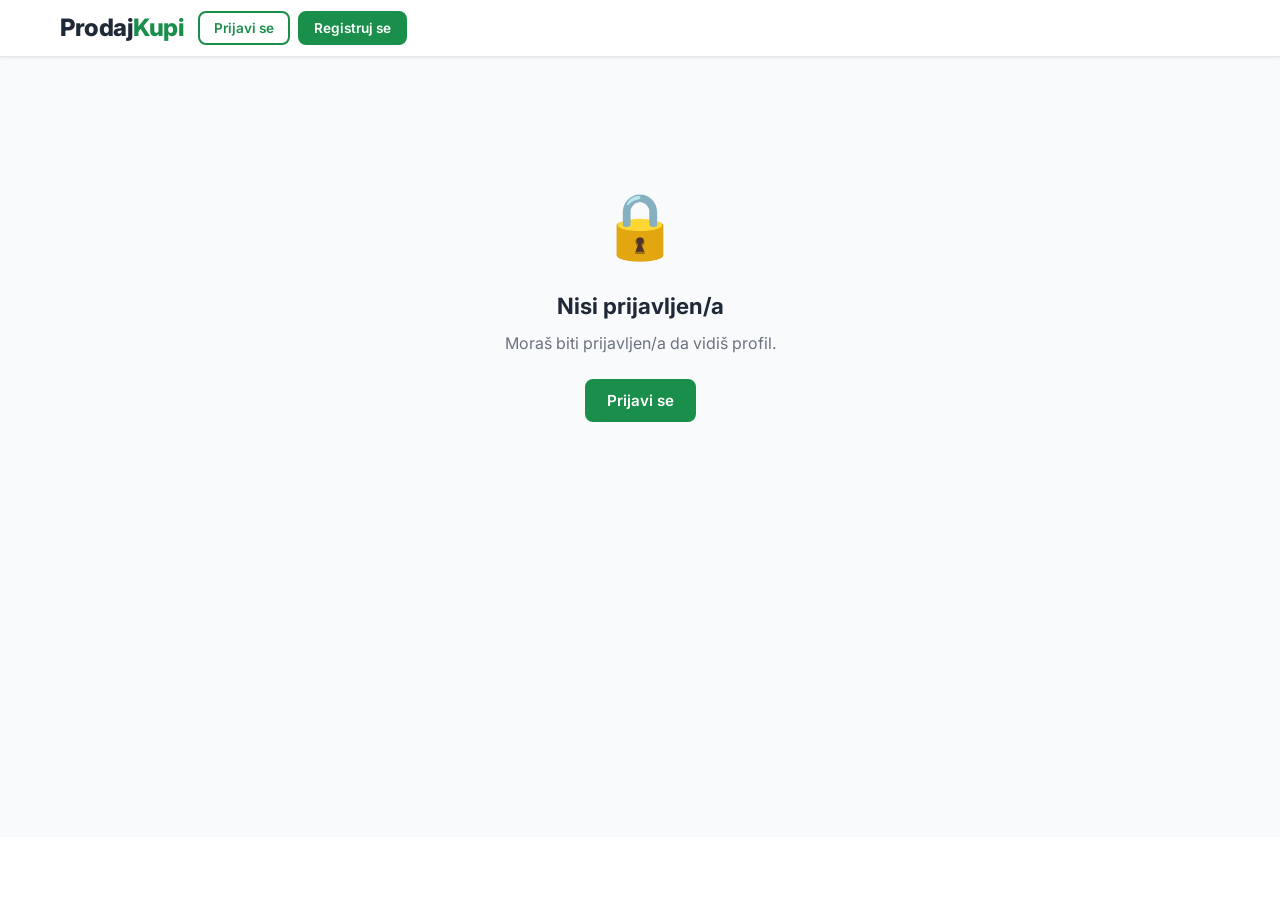
<file: profil.html>
<!DOCTYPE html>
<html lang="sr">
<head>
  <meta charset="UTF-8"/>
  <meta name="viewport" content="width=device-width,initial-scale=1.0"/>
  <title>Moj profil — ProdajKupi</title>
  <link rel="stylesheet" href="css/style.css"/>
  <link rel="manifest" href="manifest.json"/>
  <meta name="theme-color" content="#1a8f4b"/>
  <link href="https://fonts.googleapis.com/css2?family=Inter:wght@400;500;600;700;800&display=swap" rel="stylesheet"/>
</head>
<body>
<header class="header">
  <div class="header__top">
    <div class="header__top-inner">
      <a href="index.html" class="logo"><span class="logo__prodaj">Prodaj</span><span class="logo__kupi">Kupi</span></a>
      <div class="header__actions" id="headerActions"></div>
    </div>
  </div>
</header>

<main class="profile-page">
  <div class="container">
    <div id="profileRoot"></div>
  </div>
</main>
<div class="toast" id="toast"></div>

<script src="js/db.js"></script>
<script src="js/supabase.js"></script>
<script src="js/header.js"></script>
<script src="js/notifications.js"></script>
<script src="js/vendor/supabase.min.js"></script>
<script src="js/google-auth.js"></script>
<script src="js/renew.js"></script>
<script src="js/shared.js"></script>
<script>
function renderProfile() {
  renderHeader();
  var user = SESSION.get();
  if (!user) {
    document.getElementById('profileRoot').innerHTML =
      '<div class="empty-state"><div class="empty-state__icon">🔒</div>' +
      '<h3>Nisi prijavljen/a</h3><p>Moraš biti prijavljen/a da vidiš profil.</p>' +
      '<button class="btn btn--primary" onclick="openLoginModal()">Prijavi se</button></div>';
    return;
  }

  var since = new Date().toLocaleDateString('sr-RS',{year:'numeric',month:'long'});

  document.getElementById('profileRoot').innerHTML =
    '<div class="profile-layout">' +
      '<aside class="profile-sidebar">' +
        '<div class="profile-avatar">' +
          '<div class="profile-avatar__circle">' + escHtml(user.name.charAt(0).toUpperCase()) + '</div>' +
          '<div class="profile-avatar__name">' + escHtml(user.name) + '</div>' +
          '<div class="profile-avatar__since">' + escHtml(user.email) + '</div>' +
        '</div>' +
        '<nav class="profile-nav">' +
          '<a onclick="showSec(\'overview\')" id="nav-overview" class="active"><span class="nav-icon">📊</span> Pregled</a>' +
          '<a onclick="showSec(\'myads\')" id="nav-myads"><span class="nav-icon">📋</span> Moji oglasi</a>' +
          '<a onclick="showSec(\'favorites\')" id="nav-favorites"><span class="nav-icon">♥</span> Sačuvani</a>' +
          '<a href="ocene.html" id="nav-ocene"><span class="nav-icon">👍</span> Moje ocene</a>' +
          '<a onclick="showSec(\'settings\')" id="nav-settings"><span class="nav-icon">⚙️</span> Podešavanja</a>' +
          '<a onclick="doLogout()" style="color:var(--red)"><span class="nav-icon">🚪</span> Odjavi se</a>' +
        '</nav>' +
      '</aside>' +
      '<div class="profile-content">' +
        '<div id="sec-overview" class="profile-section">' +
          '<h3>📊 Pregled naloga</h3>' +
          '<div id="overviewStats"><div style="color:var(--gray-400)">⏳ Učitavanje...</div></div>' +
          '<div style="background:var(--green-light);border-radius:12px;padding:18px;display:flex;align-items:center;justify-content:space-between;flex-wrap:wrap;gap:12px;margin-top:16px">' +
            '<div><div style="font-weight:700;margin-bottom:4px">Spreman/na da prodaješ?</div>' +
            '<div style="font-size:.85rem;color:var(--gray-600)">Postavi oglas besplatno za manje od 3 minute.</div></div>' +
            '<a href="postavi-oglas.html" class="btn btn--primary">+ Postavi oglas</a>' +
          '</div>' +
        '</div>' +
        '<div id="sec-myads" class="profile-section" style="display:none">' +
          '<h3>📋 Moji oglasi</h3>' +
          '<div id="myAdsList"><div style="color:var(--gray-400)">⏳ Učitavanje...</div></div>' +
        '</div>' +
        '<div id="sec-favorites" class="profile-section" style="display:none">' +
          '<h3>♥ Sačuvani oglasi</h3>' +
          '<div id="favList"><div style="color:var(--gray-400)">⏳ Učitavanje...</div></div>' +
        '</div>' +
        '<div id="sec-settings" class="profile-section" style="display:none">' +
          '<h3>⚙️ Podešavanja naloga</h3>' +
          '<div class="form-group"><label>Ime i prezime</label><input type="text" id="setName" value="' + escHtml(user.name) + '"/></div>' +
          '<div class="form-row">' +
            '<div class="form-group"><label>Email</label><input type="email" value="' + escHtml(user.email) + '" disabled style="background:var(--gray-100);color:var(--gray-400)"/></div>' +
            '<div class="form-group"><label>Telefon</label><input type="tel" id="setPhone" value="' + escHtml(user.phone||'') + '"/></div>' +
          '</div>' +
          '<div class="form-group"><label>Grad</label><select id="setCity">' +
            ALL_CITIES.map(function(c){return '<option'+(c===user.city?' selected':'')+'>'+c+'</option>';}).join('') +
          '</select></div>' +
          '<div style="border-top:1px solid var(--gray-200);margin:20px 0;padding-top:20px">' +
            '<h4 style="font-size:.95rem;font-weight:700;margin-bottom:14px">Promena lozinke</h4>' +
            '<div class="form-group"><label>Nova lozinka</label><input type="password" id="setPass" placeholder="Min. 6 karaktera"/></div>' +
            '<div class="form-group"><label>Potvrdi lozinku</label><input type="password" id="setPass2" placeholder="Ponovi lozinku"/></div>' +
          '</div>' +
          '<div style="background:var(--green-light);border-radius:10px;padding:14px 16px;margin-bottom:16px">' +
            '<div style="font-weight:700;font-size:.9rem;margin-bottom:6px">🔔 Push notifikacije</div>' +
            '<div style="font-size:.82rem;color:var(--gray-600);margin-bottom:10px">Primaj obaveštenja o porukama i oglasima direktno na telefon.</div>' +
            '<button class="btn btn--primary btn--sm" onclick="enablePush()">Uključi notifikacije</button>' +
          '</div>' +
          '<div id="setError" class="form-error"></div>' +
          '<button class="btn btn--primary" id="saveSettingsBtn" onclick="saveSettings()">Sačuvaj promene</button>' +
        '</div>' +
      '</div>' +
    '</div>';

  loadOverviewStats(user.email);
}

function showSec(name) {
  ['overview','myads','favorites','settings'].forEach(function(s) {
    document.getElementById('sec-'+s).style.display = s===name ? 'block' : 'none';
    var nav = document.getElementById('nav-'+s);
    if (nav) nav.classList.toggle('active', s===name);
  });
  if (name==='myads') loadMyAds();
  if (name==='favorites') loadFavorites();
}

function loadOverviewStats(email) {
  SB.getAds({ userEmail: email, perPage: 100 }).then(function(ads) {
    var favIds = LOCAL_FAVS.get();
    document.getElementById('overviewStats').innerHTML =
      '<div class="profile-stats">' +
        '<div class="profile-stat"><strong>' + (ads||[]).length + '</strong><span>Mojih oglasa</span></div>' +
        '<div class="profile-stat"><strong>' + (ads||[]).filter(function(a){return a.active;}).length + '</strong><span>Aktivnih</span></div>' +
        '<div class="profile-stat"><strong>' + favIds.length + '</strong><span>Sačuvanih</span></div>' +
      '</div>';
  });
}

function loadMyAds() {
  var user = SESSION.get(); if (!user) return;
  SB.getAds({ userEmail: user.email, perPage: 100 }).then(function(ads) {
    ads = ads || [];
    var list = document.getElementById('myAdsList');
    if (!ads.length) {
      list.innerHTML = '<div class="empty-state" style="padding:40px 0"><div class="empty-state__icon">📭</div><h3>Nemaš oglasa</h3><a href="postavi-oglas.html" class="btn btn--primary">Postavi oglas</a></div>';
      return;
    }
    list.innerHTML = ads.map(function(ad) {
      var photos = ad.photos || [];
      var thumb = photos.length ? '<img src="'+photos[0]+'" alt="foto"/>' : (EMOJI[ad.category]||'📦');
      var now = new Date();
      var exp = new Date(ad.expired_at);
      var daysLeft = Math.ceil((exp - now) / (24*60*60*1000));
      var expiryBadge = '';
      if (ad.status === 'approved') {
        if (daysLeft <= 0) {
          expiryBadge = '<div class="expiry-badge expiry-badge--expired">⛔ Istekao</div>';
        } else if (daysLeft <= 3) {
          expiryBadge = '<div class="expiry-badge expiry-badge--urgent">🔴 Ističe za '+daysLeft+(daysLeft===1?' dan':' dana')+'</div>';
        } else if (daysLeft <= 7) {
          expiryBadge = '<div class="expiry-badge expiry-badge--warning">🟡 Ističe za '+daysLeft+' dana</div>';
        }
      }
      return '<div class="my-ad-card">' +
        '<div class="my-ad-card__thumb">' + thumb + '</div>' +
        '<div class="my-ad-card__body">' +
          '<div class="my-ad-card__title">' + escHtml(ad.title) + '</div>' +
          '<div class="my-ad-card__price">' + Number(ad.price||0).toLocaleString('sr-RS')+' RSD' + '</div>' +
          '<div class="my-ad-card__meta">📍 ' + escHtml(ad.city||'') + ' · ' + timeAgo(ad.created_at) + '</div>' +
          expiryBadge +
        '</div>' +
        '<div class="my-ad-card__actions">' +
          '<a href="uredi-oglas.html?id=' + ad.id + '" class="btn btn--outline btn--sm">✏️ Uredi</a>' +
          '<button class="btn btn--danger btn--sm" onclick="deleteMyAd(\''+ad.id+'\')">🗑️</button>' +
        '</div>' +
      '</div>';
    }).join('');
  });
}

function loadFavorites() {
  var list = document.getElementById('favList');
  list.innerHTML = '<div style="color:var(--gray-400);padding:20px 0">⏳ Učitavanje...</div>';
  var user = SESSION.get();

  // Sinhroniziuj sa bazom pa prikaži
  var syncPromise = (user && user.email)
    ? LOCAL_FAVS.syncFromDB(user.email)
    : Promise.resolve(LOCAL_FAVS.get());

  syncPromise.then(function(favIds) {
    favIds = favIds || [];
    if (!favIds.length) {
      list.innerHTML = '<div class="empty-state" style="padding:40px 0"><div class="empty-state__icon">🔖</div><h3>Nema sačuvanih oglasa</h3><a href="pretraga.html" class="btn btn--outline">Pretraži oglase</a></div>';
      return;
    }
    Promise.all(favIds.map(function(id){ return SB.getAdById(id).catch(function(){return null;}); }))
      .then(function(ads) {
        ads = ads.filter(Boolean);
        if (!ads.length) {
          list.innerHTML = '<p style="color:var(--gray-400)">Sačuvani oglasi su obrisani.</p>';
          return;
        }
        list.innerHTML = ads.map(function(ad) {
          var photos = ad.photos || [];
          var thumb = photos.length ? '<img src="'+photos[0]+'" alt="foto"/>' : (EMOJI[ad.category]||'📦');
          var eur = Math.round((ad.price||0) / 117.3);
          return '<div class="my-ad-card">' +
            '<a href="oglas.html?id='+ad.id+'" class="my-ad-card__thumb" style="display:block;text-decoration:none">' + thumb + '</a>' +
            '<div class="my-ad-card__body">' +
              '<div class="my-ad-card__title"><a href="oglas.html?id='+ad.id+'" style="text-decoration:none;color:inherit">' + escHtml(ad.title) + '</a></div>' +
              '<div class="my-ad-card__price">' + Number(ad.price||0).toLocaleString('sr-RS') + ' RSD <small style="color:var(--gray-400)">≈ '+eur+' €</small></div>' +
              '<div class="my-ad-card__meta">📍 ' + escHtml(ad.city||'') + ' · ' + escHtml(ad.category) + '</div>' +
            '</div>' +
            '<div class="my-ad-card__actions">' +
              '<a href="oglas.html?id='+ad.id+'" class="btn btn--outline btn--sm">Pogledaj</a>' +
              '<button class="btn btn--gray btn--sm" onclick="removeFav(\''+ad.id+'\')">✕</button>' +
            '</div>' +
          '</div>';
        }).join('');
      });
  });
}

function removeFav(id) {
  LOCAL_FAVS.toggle(id); // ukloni lokalno
  var user = SESSION.get();
  if (user && user.email) SB.removeFavorite(user.email, id).catch(function(){});
  loadFavorites();
  showToast('Uklonjeno iz sačuvanih', 'info');
}


function deleteMyAd(id) {
  if (!confirm('Obrisati oglas?')) return;
  SB.deleteAd(id).then(function(){ showToast('Oglas obrisan.','info'); loadMyAds(); loadOverviewStats(SESSION.get().email); })
    .catch(function(e){ showToast('Greška: '+e.message,'error'); });
}

function removeFav(id) { LOCAL_FAVS.toggle(id); showToast('Uklonjeno.','info'); loadFavorites(); }

function saveSettings() {
  var user  = SESSION.get();
  var name  = document.getElementById('setName').value.trim();
  var phone = document.getElementById('setPhone').value.trim();
  var city  = document.getElementById('setCity').value;
  var pass  = document.getElementById('setPass').value;
  var pass2 = document.getElementById('setPass2').value;
  var err   = document.getElementById('setError');
  err.textContent = '';
  if (!name) { err.textContent = 'Ime ne sme biti prazno.'; return; }
  if (pass && pass.length < 6) { err.textContent = 'Lozinka mora imati min. 6 karaktera.'; return; }
  if (pass && pass !== pass2)  { err.textContent = 'Lozinke se ne poklapaju.'; return; }
  var patch = { name: name, phone: phone, city: city };
  if (pass) patch.pass = pass;
  var btn = document.getElementById('saveSettingsBtn');
  btn.disabled = true; btn.textContent = '⏳ Čuvanje...';
  SB.updateUser(user.id, patch).then(function() {
    renderHeader();
    showToast('Podešavanja sačuvana! ✅');
    btn.disabled = false; btn.textContent = 'Sačuvaj promene';
    document.getElementById('setPass').value = '';
    document.getElementById('setPass2').value = '';
  }).catch(function(e){ err.textContent = e.message; btn.disabled=false; btn.textContent='Sačuvaj promene'; });
}

function enablePush() {
  var user = SESSION.get();
  if (!user) return;
  if (typeof requestPushPermission === 'function') {
    requestPushPermission(user.email).then(function(ok) {
      showToast(ok ? 'Push notifikacije uključene! 🔔' : 'Nije moguće uključiti notifikacije.', ok ? 'success' : 'error');
    });
  }
}

function doLogout() {
  if (!confirm('Odjavi se?')) return;
  SB.logout(); window.location.href = 'index.html';
}

document.addEventListener('DOMContentLoaded', renderProfile);
</script>
<div id="google-btn-hidden" style="display:none"></div>
</body>
</html>
</file>
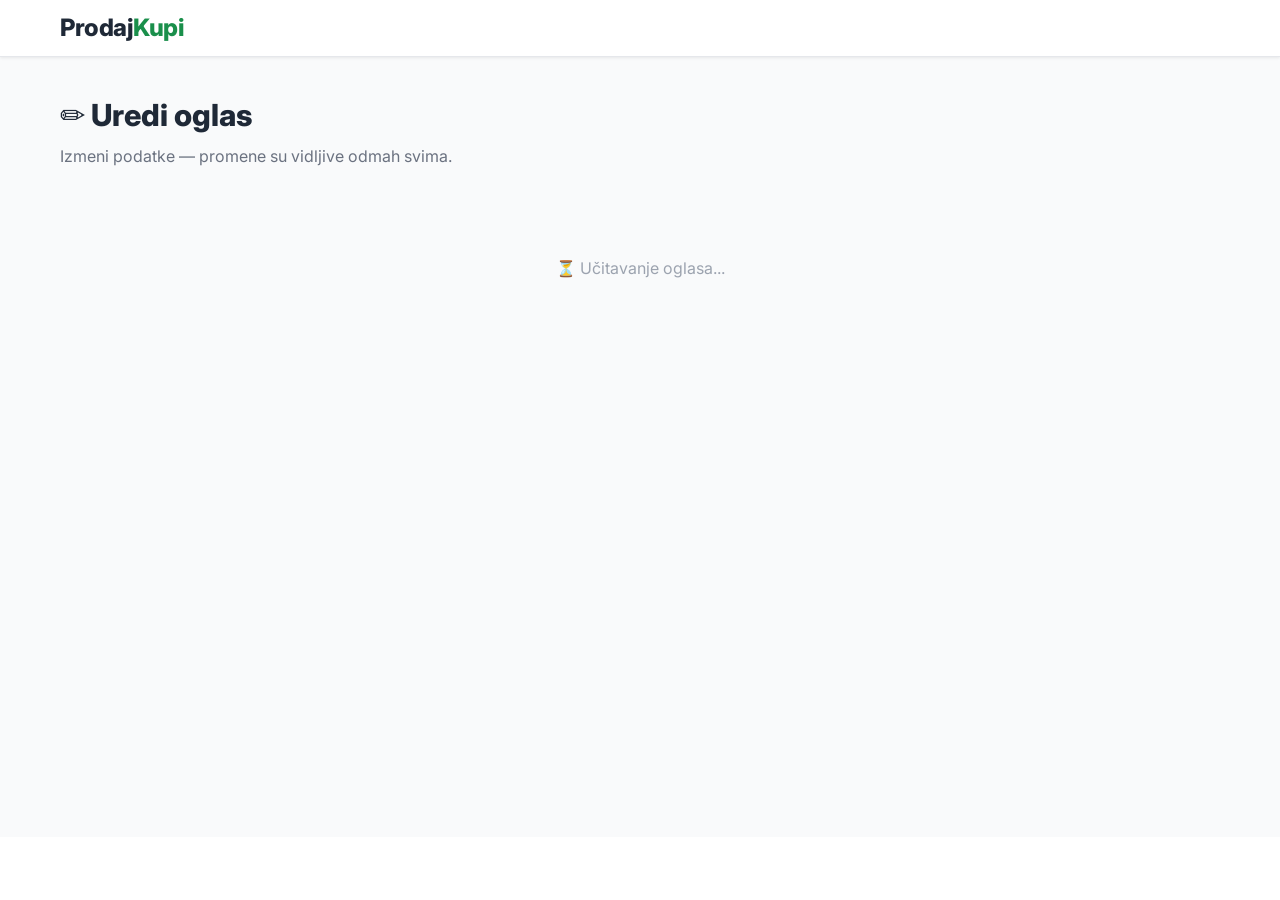
<file: uredi-oglas.html>
<!DOCTYPE html>
<html lang="sr">
<head>
  <meta charset="UTF-8"/>
  <meta name="viewport" content="width=device-width,initial-scale=1.0"/>
  <title>Uredi oglas — ProdajKupi</title>
  <link rel="stylesheet" href="css/style.css"/>
  <link rel="manifest" href="manifest.json"/>
  <meta name="theme-color" content="#1a8f4b"/>
  <link href="https://fonts.googleapis.com/css2?family=Inter:wght@400;500;600;700;800&display=swap" rel="stylesheet"/>
  <style>
    .post-page{padding:36px 0 80px;background:var(--gray-50)}
    .post-page__head{margin-bottom:28px}
    .post-page__head h1{font-size:1.9rem;font-weight:800;margin-bottom:5px}
    .form-card{background:#fff;border:1px solid var(--gray-200);border-radius:14px;margin-bottom:14px;overflow:hidden}
    .form-card__head{display:flex;align-items:center;gap:12px;padding:18px 22px;border-bottom:1px solid var(--gray-100);background:var(--gray-50)}
    .form-card__num{width:28px;height:28px;background:var(--green);color:#fff;border-radius:50%;display:flex;align-items:center;justify-content:center;font-size:.82rem;font-weight:700}
    .form-card__head h2{font-size:1rem;font-weight:700;flex:1}
    .form-card__body{padding:22px}
    .post-layout{display:grid;grid-template-columns:1fr 260px;gap:22px;align-items:start}
    .post-submit{background:#fff;border:1px solid var(--gray-200);border-radius:14px;padding:24px}
    .post-error-box{background:#fef2f2;border:1px solid #fca5a5;border-radius:8px;padding:12px 16px;color:#dc2626;font-size:.88rem;margin-bottom:14px;display:none}
    .photo-upload-area{border:2px dashed var(--gray-200);border-radius:12px;padding:24px;text-align:center;cursor:pointer;background:var(--gray-50);transition:all .2s}
    .photo-upload-area:hover{border-color:var(--green);background:var(--green-light)}
    .photo-preview-grid{display:grid;grid-template-columns:repeat(5,1fr);gap:9px;margin-top:14px}
    .photo-thumb{position:relative;aspect-ratio:1;border-radius:9px;overflow:hidden;background:var(--gray-100)}
    .photo-thumb img{width:100%;height:100%;object-fit:cover}
    .photo-thumb__label{position:absolute;bottom:0;left:0;right:0;background:rgba(26,143,75,.85);color:#fff;font-size:.65rem;font-weight:700;text-align:center;padding:3px}
    .photo-thumb__remove{position:absolute;top:4px;right:4px;background:rgba(0,0,0,.6);color:#fff;border:none;border-radius:50%;width:22px;height:22px;cursor:pointer;font-size:.8rem}
    .photo-thumb__uploading{position:absolute;inset:0;background:rgba(0,0,0,.45);display:flex;align-items:center;justify-content:center;color:#fff;font-size:.75rem;font-weight:600}
    .price-row{display:flex;align-items:center;gap:16px;flex-wrap:wrap}
    .price-row .input-with-unit{flex:1;min-width:140px}
    .tips-card{background:#fff;border:1px solid var(--gray-200);border-radius:14px;padding:20px;margin-bottom:14px}
    .tips-card h3{font-size:.9rem;font-weight:700;margin-bottom:8px}
    .tips-card p{font-size:.83rem;color:var(--gray-600);line-height:1.6}
    .tips-card--green{background:var(--green-light);border-color:#bbf7d0}
    @media(max-width:1024px){.post-layout{grid-template-columns:1fr}}
    @media(max-width:768px){.form-row{grid-template-columns:1fr}.photo-preview-grid{grid-template-columns:repeat(3,1fr)}}
  </style>
</head>
<body>
<header class="header">
  <div class="header__top">
    <div class="header__top-inner">
      <a href="index.html" class="logo"><span class="logo__prodaj">Prodaj</span><span class="logo__kupi">Kupi</span></a>
      <div class="header__actions" id="headerActions"></div>
    </div>
  </div>
</header>

<main class="post-page">
  <div class="container">
    <div class="post-page__head">
      <h1>✏️ Uredi oglas</h1>
      <p>Izmeni podatke — promene su vidljive odmah svima.</p>
    </div>
    <div id="editRoot"><div style="text-align:center;padding:60px;color:var(--gray-400)">⏳ Učitavanje oglasa...</div></div>
  </div>
</main>

<div class="toast" id="toast"></div>
<script src="js/db.js"></script>
<script src="js/supabase.js"></script>
<script src="js/header.js"></script>
<script src="js/cloudinary.js"></script>
<script src="js/notifications.js"></script>
<script src="js/vendor/supabase.min.js"></script>
<script src="js/google-auth.js"></script>
<script src="js/photos.js"></script>
<script>
var editPhotos = []; // {url: string, uploading: bool}
var adId = null;

var SUBCATS = {
  'Elektronika':['Televizori','Audio oprema','Foto aparati','GPS uređaji','Ostala elektronika'],
  'Mobilni telefoni':['Apple iPhone','Samsung','Huawei','Xiaomi','Sony','Ostali telefoni'],
  'Kompjuteri':['Desktop računari','Laptopovi','Tableti','Monitori','Komponente','Ostalo'],
  'Automobili':['Putnički automobili','Terenski automobili','Kombiji','Ostalo'],
  'Motocikli':['Motocikli','Skuteri','Quad','Ostalo'],
  'Bicikli':['MTB','Road','Gradski','Električni','Ostalo'],
  'Odeća i obuća':['Muška odeća','Ženska odeća','Dečja odeća','Muška obuća','Ženska obuća','Ostalo'],
  'Nameštaj':['Kauči','Kreveti','Trpezarije','Kuhinje','Ormari','Ostalo'],
  'Sport':['Fitnes','Fudbal','Košarka','Tenis','Planinarenje','Zimski sportovi','Ostalo'],
  'Knjige':['Romani','Naučna literatura','Udžbenici','Dečje knjige','Časopisi','Ostalo'],
};
var VEHICLE=['Automobili','Motocikli','Bicikli'], CLOTHING=['Odeća i obuća'];
var REAL_ESTATE=['Nekretnine','Nekretnine izdavanje','Automobili','Motocikli','Bicikli'];
var EUR_RATE = 117.3;

function init() {
  renderHeader();
  var user = SESSION.get();
  if (!user) { window.location.href='index.html'; return; }
  var params = new URLSearchParams(window.location.search);
  adId = params.get('id');
  if (!adId) { window.location.href='profil.html'; return; }

  SB.getAdById(adId).then(function(ad) {
    if (!ad) { showToast('Oglas nije pronađen.','error'); setTimeout(function(){window.location.href='profil.html';},1500); return; }
    if (!user || ad.user_email.toLowerCase() !== user.email.toLowerCase()) {
      showToast('Nemate dozvolu za uređivanje ovog oglasa.','error');
      setTimeout(function(){window.location.href='index.html';},1500);
      return;
    }
    photosInit(ad.photos || []);
    renderForm(ad);
  });
}

function renderForm(ad) {
  var catsOpts = ALL_CATS.map(function(c){return '<option value="'+c+'"'+(c===ad.category?' selected':'')+'>'+c+'</option>';}).join('');
  var citiesOpts = ALL_CITIES.map(function(c){return '<option'+(c===ad.city?' selected':'')+'>'+c+'</option>';}).join('');
  var conditions = ['Novo','Kao novo','Polovno','Oštećeno'];
  var swaps = ['Ne','Da','Dogovor'];

  document.getElementById('editRoot').innerHTML =
    '<div class="post-layout"><div>' +

    '<div class="form-card"><div class="form-card__head"><div class="form-card__num">1</div><h2>Kategorija</h2></div><div class="form-card__body">' +
      '<div class="form-group"><label>Kategorija <span class="req">*</span></label><select id="adCategory" onchange="onCatChange()">'+catsOpts+'</select></div>' +
      '<div class="form-group" id="subCatWrap" style="display:none"><label>Potkategorija</label><select id="adSubcategory"><option value="">—</option></select></div>' +
    '</div></div>' +

    '<div class="form-card"><div class="form-card__head"><div class="form-card__num">2</div><h2>Fotografije</h2></div><div class="form-card__body">' +
      '<div class="photo-upload-area" onclick="document.getElementById(\'editPhotoInput\').click()">📷 Dodaj fotografije (klikni ili prevuci)</div>' +
      '<input type="file" id="editPhotoInput" accept="image/*" multiple style="display:none"/>' +
      '<div class="photo-preview-grid" id="photoGrid"></div>' +
      '<div id="uploadStatus" style="font-size:.82rem;color:var(--green);text-align:center;margin-top:8px;min-height:18px"></div>' +
    '</div></div>' +

    '<div class="form-card"><div class="form-card__head"><div class="form-card__num">3</div><h2>Informacije</h2></div><div class="form-card__body">' +
      '<div class="form-group"><label>Naslov <span class="req">*</span></label><input type="text" id="adTitle" value="'+escHtml(ad.title)+'" maxlength="80"/></div>' +
      '<div class="form-group"><label>Stanje <span class="req">*</span></label><div class="radio-group">'+
        conditions.map(function(s){return '<label class="radio-option"><input type="radio" name="adCondition" value="'+s+'"'+(ad.condition===s?' checked':'')+'><span class="radio-box"><span class="radio-dot"></span><span><strong>'+s+'</strong></span></span></label>';}).join('')+
      '</div></div>' +
      '<div class="form-group" id="mileageWrap" style="display:none"><label>Kilometraža</label><div class="input-with-unit"><input type="number" id="adMileage" value="'+(ad.mileage||'')+'"/><span class="input-unit">km</span></div></div>' +
      '<div class="form-group" id="yearWrap" style="display:none"><label>Godište</label><select id="adYear"><option value="">—</option></select></div>' +
      '<div class="form-group" id="sizeWrap" style="display:none"><label>Veličina</label><select id="adSize"><option value="">—</option>'+['XXS','XS','S','M','L','XL','XXL','3XL','Ostalo'].map(function(s){return '<option'+(s===ad.size?' selected':'')+'>'+s+'</option>';}).join('')+'</select></div>' +
      '<div class="form-group"><label>Opis <span class="req">*</span></label><textarea id="adDesc" rows="7" maxlength="4000">'+escHtml(ad.description)+'</textarea></div>' +
    '</div></div>' +

    '<div class="form-card"><div class="form-card__head"><div class="form-card__num">4</div><h2>Cena</h2></div><div class="form-card__body">' +
      '<div class="form-group"><label>Cena (RSD)</label><div class="price-row"><div class="input-with-unit"><input type="number" id="adPrice" value="'+(ad.price||'')+'" oninput="updateEurPriceEdit()"/><span class="input-unit">RSD</span></div>' +
        '<label class="checkbox-option"><input type="checkbox" id="adFixed"'+(ad.is_fixed?' checked':'')+'/><span>Fiksna</span></label></div><p id="eurPriceHintEdit" style="margin-top:6px;font-size:.85rem;color:var(--gray-500)"></p></div>' +
      '<div class="form-group"><label>Zamena</label><div class="radio-group radio-group--inline">'+
        swaps.map(function(s){return '<label class="radio-option"><input type="radio" name="adSwap" value="'+s+'"'+((ad.swap||'Ne')===s?' checked':'')+'><span class="radio-box"><span class="radio-dot"></span><span><strong>'+s+'</strong></span></span></label>';}).join('')+
      '</div></div>' +
    '</div></div>' +

    '<div class="form-card"><div class="form-card__head"><div class="form-card__num">5</div><h2>Lokacija</h2></div><div class="form-card__body">' +
      '<div class="form-row">' +
        '<div class="form-group"><label>Grad <span class="req">*</span></label><select id="adCity">'+citiesOpts+'</select></div>' +
        '<div class="form-group"><label>Opština</label><input type="text" id="adMunicipality" value="'+escHtml(ad.municipality||'')+'"/></div>' +
      '</div>' +
      '<div class="form-group" id="deliveryWrap"><label>Preuzimanje</label><div class="checkbox-stack">' +
        ['Lično preuzimanje','Kurirska služba','Pošta'].map(function(d,i){return '<label class="checkbox-option"><input type="checkbox" id="del'+i+'"'+((ad.delivery||[]).indexOf(d)>-1?' checked':'')+'/><span>'+d+'</span></label>';}).join('')+
      '</div></div>' +
    '</div></div>' +

    '<div class="form-card"><div class="form-card__head"><div class="form-card__num">6</div><h2>Kontakt</h2></div><div class="form-card__body">' +
      '<div class="form-row">' +
        '<div class="form-group"><label>Ime <span class="req">*</span></label><input type="text" id="adContactName" value="'+escHtml(ad.contact_name||'')+'"/></div>' +
        '<div class="form-group"><label>Telefon <span class="req">*</span></label><input type="tel" id="adPhone" value="'+escHtml(ad.phone||'')+'"/></div>' +
      '</div>' +
      '<div class="form-group"><label>Drugi telefon</label><input type="tel" id="adPhone2" value="'+escHtml(ad.phone2||'')+'"/></div>' +
    '</div></div>' +

    '<div class="post-submit">' +
      '<div class="post-error-box" id="editError"></div>' +
      '<div style="display:flex;gap:10px">' +
        '<a href="profil.html" class="btn btn--gray" style="flex:1">Otkaži</a>' +
        '<button class="btn btn--primary" id="saveBtn" style="flex:2" onclick="saveEdit()">💾 Sačuvaj promene</button>' +
      '</div>' +
      '<div style="margin-top:14px;padding-top:14px;border-top:1px solid var(--gray-200)">' +
        '<button class="btn btn--danger btn--full" onclick="deleteThisAd()">🗑️ Obriši oglas</button>' +
      '</div>' +
    '</div>' +
    '</div>' +
    '<aside><div class="tips-card tips-card--green"><h3>✏️ Uređivanje</h3><p>Sve promene su vidljive odmah svima.</p></div></aside>' +
    '</div>';

  buildYears(ad.year);
  onCatChange(ad.subcategory);
  photosRender();

  document.getElementById('editPhotoInput').addEventListener('change', function(e) {
    photosAddFiles(Array.from(e.target.files)); e.target.value='';
  });
}

function onCatChange(preselect) {
  var cat = document.getElementById('adCategory').value;
  var subW = document.getElementById('subCatWrap'), subS = document.getElementById('adSubcategory');
  if (SUBCATS[cat]) {
    subS.innerHTML = '<option value="">—</option>'+SUBCATS[cat].map(function(s){return '<option'+(s===preselect?' selected':'')+'>'+s+'</option>';}).join('');
    subW.style.display='block';
  } else subW.style.display='none';
  document.getElementById('mileageWrap').style.display=VEHICLE.indexOf(cat)>-1?'block':'none';
  document.getElementById('yearWrap').style.display=VEHICLE.indexOf(cat)>-1?'block':'none';
  document.getElementById('sizeWrap').style.display=CLOTHING.indexOf(cat)>-1?'block':'none';
  var delWrap = document.getElementById('deliveryWrap');
  if (delWrap) delWrap.style.display = REAL_ESTATE.indexOf(cat)>-1 ? 'none' : 'block';
}

function updateEurPriceEdit() {
  var price = parseFloat(document.getElementById('adPrice').value) || 0;
  var hint = document.getElementById('eurPriceHintEdit');
  if (!hint) return;
  hint.textContent = price > 0 ? '≈ ' + (price/EUR_RATE).toFixed(0) + ' €' : '';
}
}

function buildYears(selected) {
  var sel=document.getElementById('adYear');
  for(var y=new Date().getFullYear();y>=1970;y--){
    var o=document.createElement('option'); o.value=y; o.textContent=y;
    if(String(y)===String(selected)) o.selected=true;
    sel.appendChild(o);
  }
}

function addFiles(files) {
  var rem=15-editPhotos.length;
  files.slice(0,rem).forEach(function(file) {
    var idx=editPhotos.length;
    editPhotos.push({url:URL.createObjectURL(file),uploading:true,isBlob:true});
    renderPhotos();
    uploadToCloudinary(file,null,function(url){
      editPhotos[idx]={url:url,uploading:false};
      renderPhotos(); updateUploadStatus();
    },function(err){
      editPhotos.splice(idx,1); renderPhotos();
      showToast('Upload greška: '+err,'error');
    });
  });
  updateUploadStatus();
}

function renderPhotos() {
  var grid=document.getElementById('photoGrid');
  if(!grid) return;
  grid.innerHTML=editPhotos.map(function(p,i){
    return '<div class="photo-thumb"><img src="'+p.url+'"/>'+
      (i===0?'<div class="photo-thumb__label">Naslovna</div>':'')+
      (p.uploading?'<div class="photo-thumb__uploading">⬆️</div>':'')+
      '<button class="photo-thumb__remove" onclick="editPhotos.splice('+i+',1);renderPhotos()">✕</button>'+
    '</div>';
  }).join('');
}

function updateUploadStatus() {
  var uploading=editPhotos.filter(function(p){return p.uploading;}).length;
  var el=document.getElementById('uploadStatus');
  if(!el) return;
  el.textContent=uploading?'⬆️ Upload '+uploading+' slike...':'';
}

function showEditError(msg) {
  var b=document.getElementById('editError'); b.textContent=msg; b.style.display='block';
  b.scrollIntoView({behavior:'smooth',block:'center'});
}

function saveEdit() {
  var title=document.getElementById('adTitle').value.trim();
  var desc=document.getElementById('adDesc').value.trim();
  var city=document.getElementById('adCity').value;
  var phone=document.getElementById('adPhone').value.trim();
  var contactName=document.getElementById('adContactName').value.trim();
  var price=document.getElementById('adPrice').value;

  if(!title||title.length<5){showEditError('⚠️ Naslov mora imati min. 5 karaktera.');return;}
  if(!desc||desc.length<20){showEditError('⚠️ Opis mora imati min. 20 karaktera.');return;}
  if(!city){showEditError('⚠️ Izaberi grad.');return;}
  if(!contactName){showEditError('⚠️ Unesi ime.');return;}
  if(!phone){showEditError('⚠️ Unesi telefon.');return;}
  if(!photosAllUploaded()){showEditError('⚠️ Sačekaj da se fotografije uploaduju.');return;}

  var delivery=[];
  ['Lično preuzimanje','Kurirska služba','Pošta'].forEach(function(d,i){
    var el=document.getElementById('del'+i);
    if(el && el.checked) delivery.push(d);
  });

  var patch = {
    title: title,
    category: document.getElementById('adCategory').value,
    subcategory: document.getElementById('adSubcategory')?document.getElementById('adSubcategory').value:'',
    description: desc,
    condition: (document.querySelector('input[name="adCondition"]:checked')||{}).value||'Polovno',
    price: parseFloat(price)||0,
    is_fixed: document.getElementById('adFixed').checked,
    swap: (document.querySelector('input[name="adSwap"]:checked')||{}).value||'Ne',
    city: city,
    municipality: document.getElementById('adMunicipality').value.trim(),
    contact_name: contactName,
    phone: phone,
    phone2: document.getElementById('adPhone2').value.trim(),
    mileage: document.getElementById('adMileage')?document.getElementById('adMileage').value:'',
    year: document.getElementById('adYear')?document.getElementById('adYear').value:'',
    size: document.getElementById('adSize')?document.getElementById('adSize').value:'',
    delivery: delivery,
    photos: photosGetUrls()
  };

  var btn=document.getElementById('saveBtn');
  btn.disabled=true; btn.textContent='⏳ Čuvanje...';
  SB.updateAd(adId, patch).then(function(){
    showToast('Oglas ažuriran! ✅');
    setTimeout(function(){window.location.href='profil.html';},1000);
  }).catch(function(e){showEditError('Greška: '+e.message);btn.disabled=false;btn.textContent='💾 Sačuvaj promene';});
}

function deleteThisAd() {
  if(!confirm('Sigurno obrišeš oglas?')) return;
  SB.deleteAd(adId).then(function(){
    showToast('Oglas obrisan.','info');
    setTimeout(function(){window.location.href='profil.html';},1000);
  }).catch(function(e){showToast('Greška: '+e.message,'error');});
}

document.addEventListener('DOMContentLoaded', init);
</script>
<div id="google-btn-hidden" style="display:none"></div>
</body>
</html>
</file>
<file: css/style.css>
/* ===== RESET & BASE ===== */
*,*::before,*::after{box-sizing:border-box;margin:0;padding:0}
:root{
  --green:#1a8f4b;--green-dark:#14703b;--green-light:#e8f7ee;--green-mid:#d1f0de;
  --orange:#f56c1e;--red:#dc2626;
  --gray-50:#f9fafb;--gray-100:#f3f4f6;--gray-200:#e5e7eb;--gray-300:#d1d5db;
  --gray-400:#9ca3af;--gray-500:#6b7280;--gray-600:#4b5563;--gray-700:#374151;--gray-800:#1f2937;
  --white:#fff;--radius:10px;--radius-lg:16px;
  --shadow-sm:0 1px 3px rgba(0,0,0,.08);
  --shadow-md:0 4px 16px rgba(0,0,0,.10);
  --shadow-lg:0 8px 32px rgba(0,0,0,.14);
  --font:'Inter',system-ui,sans-serif;
}
body{font-family:var(--font);color:var(--gray-800);background:var(--white);line-height:1.5}
a{text-decoration:none;color:inherit}
img{display:block;max-width:100%}
.container{max-width:1200px;margin:0 auto;padding:0 20px}
.section{padding:64px 0}
.section--gray{background:var(--gray-50)}

/* ===== BUTTONS ===== */
.btn{display:inline-flex;align-items:center;justify-content:center;gap:6px;padding:10px 20px;border-radius:8px;font-size:.95rem;font-weight:600;cursor:pointer;border:2px solid transparent;transition:all .18s ease;font-family:var(--font);white-space:nowrap}
.btn--primary{background:var(--green);color:#fff;border-color:var(--green)}
.btn--primary:hover{background:var(--green-dark);border-color:var(--green-dark)}
.btn--outline{background:transparent;color:var(--green);border-color:var(--green)}
.btn--outline:hover{background:var(--green-light)}
.btn--ghost{background:rgba(255,255,255,.15);color:#fff;border-color:rgba(255,255,255,.4)}
.btn--ghost:hover{background:rgba(255,255,255,.28)}
.btn--white{background:#fff;color:var(--green);border-color:#fff}
.btn--white:hover{background:var(--green-light)}
.btn--danger{background:var(--red);color:#fff;border-color:var(--red)}
.btn--danger:hover{background:#b91c1c}
.btn--gray{background:var(--gray-100);color:var(--gray-700);border-color:var(--gray-200)}
.btn--gray:hover{background:var(--gray-200)}
.btn--lg{padding:14px 28px;font-size:1rem}
.btn--sm{padding:7px 14px;font-size:.85rem}
.btn--full{width:100%}
.btn:disabled{opacity:.5;cursor:not-allowed}

/* ===== HEADER ===== */
.header{position:sticky;top:0;z-index:100}
.header__top{background:var(--white);border-bottom:1px solid var(--gray-200);box-shadow:var(--shadow-sm)}
.header__top-inner{display:flex;align-items:center;gap:14px;padding:10px 20px;max-width:1200px;margin:0 auto}
.logo{font-size:1.5rem;font-weight:800;letter-spacing:-.5px;flex-shrink:0}
.logo__prodaj{color:var(--gray-800)}
.logo__kupi{color:var(--green)}
.search-bar{flex:1;display:flex;border:2px solid var(--green);border-radius:8px;overflow:hidden}
.search-bar__input{flex:1;padding:9px 14px;font-size:.93rem;border:none;outline:none;font-family:var(--font)}
.search-bar__select{padding:9px 10px;border:none;border-left:1px solid var(--gray-200);background:var(--gray-50);font-size:.83rem;outline:none;font-family:var(--font);cursor:pointer;color:var(--gray-600)}
.search-bar__btn{display:flex;align-items:center;gap:6px;padding:9px 16px;background:var(--green);color:#fff;font-weight:600;font-size:.88rem;border:none;cursor:pointer;font-family:var(--font);transition:background .15s}
.search-bar__btn:hover{background:var(--green-dark)}
.header__actions{display:flex;gap:8px;flex-shrink:0;align-items:center}
.user-pill{display:flex;align-items:center;gap:8px;background:var(--green-light);color:var(--green);padding:6px 12px;border-radius:8px;font-weight:600;font-size:.86rem;cursor:pointer;border:none;font-family:var(--font);transition:background .15s;text-decoration:none}
.user-pill:hover{background:var(--green-mid)}
.user-pill__avatar{width:26px;height:26px;background:var(--green);color:#fff;border-radius:50%;display:flex;align-items:center;justify-content:center;font-weight:700;font-size:.82rem;flex-shrink:0}
.header__nav{background:var(--green)}
.header__nav-inner{display:flex;overflow-x:auto;scrollbar-width:none;max-width:1200px;margin:0 auto;padding:0 20px}
.header__nav-inner::-webkit-scrollbar{display:none}
.header__nav-inner a{color:rgba(255,255,255,.88);font-size:.85rem;font-weight:500;padding:10px 14px;white-space:nowrap;transition:all .15s;cursor:pointer;display:block}
.header__nav-inner a:hover,.header__nav-inner a.active{color:#fff;background:rgba(0,0,0,.14)}

/* ===== HERO ===== */
.hero{background:linear-gradient(135deg,#0f5c2e 0%,#1a8f4b 55%,#22c068 100%);color:#fff;padding:64px 0}
.hero__text h1{font-size:2.6rem;font-weight:800;line-height:1.15;margin-bottom:14px}
.hero__text h1 span{color:#a3f0c0}
.hero__srbija{
  background: linear-gradient(180deg, #C6363C 33.3%, #003DA5 33.3%, #003DA5 66.6%, #fff 66.6%);
  -webkit-background-clip: text;
  -webkit-text-fill-color: transparent;
  background-clip: text;
  font-weight:800;
  display:inline;
}
.hero__text p{font-size:1.05rem;color:rgba(255,255,255,.85);margin-bottom:28px;max-width:520px}
.hero__btns{display:flex;gap:12px;flex-wrap:wrap}

/* ===== SECTION HEADERS ===== */
.section__title{font-size:1.5rem;font-weight:800;color:var(--gray-800)}
.section__header{display:flex;align-items:center;justify-content:space-between;margin-bottom:24px;flex-wrap:wrap;gap:12px}
.section__header .section__title{margin-bottom:0}
.section__link{color:var(--green);font-weight:600;font-size:.9rem}
.section__link:hover{text-decoration:underline}
.section__count{font-size:.85rem;color:var(--gray-400);background:var(--gray-100);padding:3px 12px;border-radius:20px}

/* ===== LISTINGS GRID ===== */
.listings__grid{display:grid;grid-template-columns:repeat(4,1fr);gap:16px}
.listing-card{background:var(--white);border:1px solid var(--gray-200);border-radius:var(--radius);overflow:hidden;transition:all .18s;cursor:pointer;display:flex;flex-direction:column;position:relative;text-decoration:none;color:inherit}
.listing-card:hover{box-shadow:var(--shadow-md);border-color:var(--gray-300);transform:translateY(-2px)}
.listing-card__thumb{width:100%;height:175px;background:var(--gray-100);display:flex;align-items:center;justify-content:center;font-size:3.2rem;flex-shrink:0;overflow:hidden}
.listing-card__thumb img{width:100%;height:100%;object-fit:cover}
.listing-card__body{padding:12px;display:flex;flex-direction:column;flex:1}
.listing-card__category{font-size:.7rem;font-weight:600;color:var(--green);background:var(--green-light);padding:2px 7px;border-radius:4px;display:inline-block;margin-bottom:7px;width:fit-content}
.listing-card__title{font-size:.9rem;font-weight:600;margin-bottom:6px;color:var(--gray-800);line-height:1.35;flex:1;display:-webkit-box;-webkit-line-clamp:2;-webkit-box-orient:vertical;overflow:hidden}
.listing-card__price{font-size:1.05rem;font-weight:800;color:var(--green);margin-bottom:8px}
.listing-card__price small{font-size:.72rem;font-weight:600}
.listing-card__meta{display:flex;justify-content:space-between;font-size:.75rem;color:var(--gray-400);margin-top:auto}
.listing-card__fav{position:absolute;top:8px;right:8px;background:rgba(255,255,255,.9);border:none;width:30px;height:30px;border-radius:50%;display:flex;align-items:center;justify-content:center;cursor:pointer;font-size:.95rem;transition:all .15s;z-index:2}
.listing-card__fav:hover{background:#fff;transform:scale(1.15)}
.listing-card__fav.active{color:#e11d48}
.price--free{color:var(--green)}
.price--ask{color:var(--gray-500);font-size:.9rem}

/* ===== FILTERS BAR ===== */
.filters-bar{background:var(--white);border:1px solid var(--gray-200);border-radius:var(--radius);padding:16px 20px;margin-bottom:20px;display:flex;gap:12px;flex-wrap:wrap;align-items:flex-end}
.filter-group{display:flex;flex-direction:column;gap:5px;min-width:130px}
.filter-group label{font-size:.75rem;font-weight:600;color:var(--gray-600)}
.filter-group select,.filter-group input{padding:8px 10px;border:1.5px solid var(--gray-200);border-radius:7px;font-size:.85rem;font-family:var(--font);outline:none;background:#fff;color:var(--gray-800)}
.filter-group select:focus,.filter-group input:focus{border-color:var(--green)}
.filter-price-row{display:flex;gap:6px;align-items:center}
.filter-price-row input{width:90px}
.filter-price-row span{font-size:.8rem;color:var(--gray-400)}
.filters-bar__actions{display:flex;gap:8px;margin-left:auto}

/* ===== PAGINATION ===== */
.pagination{display:flex;align-items:center;justify-content:center;gap:6px;margin-top:36px;flex-wrap:wrap}
.pagination__btn{width:36px;height:36px;display:flex;align-items:center;justify-content:center;border:1.5px solid var(--gray-200);border-radius:7px;font-size:.87rem;font-weight:600;cursor:pointer;transition:all .15s;background:#fff;color:var(--gray-700)}
.pagination__btn:hover{border-color:var(--green);color:var(--green)}
.pagination__btn.active{background:var(--green);border-color:var(--green);color:#fff}
.pagination__btn:disabled{opacity:.4;cursor:not-allowed}
.pagination__info{font-size:.83rem;color:var(--gray-400);padding:0 8px}

/* ===== EMPTY STATE ===== */
.empty-state{text-align:center;padding:80px 20px}
.empty-state__icon{font-size:4rem;margin-bottom:16px}
.empty-state h3{font-size:1.4rem;font-weight:700;margin-bottom:8px}
.empty-state p{color:var(--gray-500);margin-bottom:24px}

/* ===== HOW IT WORKS ===== */
.how__steps{display:grid;grid-template-columns:repeat(4,1fr);gap:20px;margin-top:36px}
.how__step{text-align:center;padding:28px 18px;background:var(--white);border:1px solid var(--gray-200);border-radius:14px;position:relative}
.how__step-num{position:absolute;top:-13px;left:50%;transform:translateX(-50%);background:var(--green);color:#fff;font-size:.78rem;font-weight:700;width:26px;height:26px;border-radius:50%;display:flex;align-items:center;justify-content:center}
.how__step-icon{font-size:2rem;margin-bottom:12px}
.how__step h3{font-size:.95rem;font-weight:700;margin-bottom:7px}
.how__step p{font-size:.83rem;color:var(--gray-500);line-height:1.6}

/* ===== DETAIL MODAL ===== */
.detail-photos{margin-bottom:18px}
.detail-photo-main{width:100%;height:300px;border-radius:12px;overflow:hidden;background:var(--gray-100);display:flex;align-items:center;justify-content:center;margin-bottom:8px}
.detail-photo-main img{width:100%;height:100%;object-fit:cover}
.detail-photo-main .emoji-thumb{font-size:5rem}
.detail-photo-thumbs{display:flex;gap:7px;flex-wrap:wrap}
.detail-photo-thumbs img{width:62px;height:62px;object-fit:cover;border-radius:7px;cursor:pointer;border:2px solid transparent;opacity:.7;transition:all .15s}
.detail-photo-thumbs img:hover{opacity:1}
.detail-photo-thumbs img.active{border-color:var(--green);opacity:1}
.detail-header{display:flex;align-items:flex-start;justify-content:space-between;gap:12px;margin-bottom:14px}
.detail-price{font-size:1.7rem;font-weight:800;color:var(--green);white-space:nowrap}
.detail-price small{font-size:1rem}
.detail-seller{display:flex;align-items:center;gap:10px;margin-bottom:16px;padding-bottom:16px;border-bottom:1px solid var(--gray-200)}
.detail-seller__avatar{width:38px;height:38px;background:var(--green);color:#fff;border-radius:50%;display:flex;align-items:center;justify-content:center;font-weight:700;font-size:.95rem;flex-shrink:0}
.detail-seller__info strong{display:block;font-size:.92rem}
.detail-seller__info span{font-size:.77rem;color:var(--gray-400)}
.detail-info{display:grid;grid-template-columns:1fr 1fr;gap:10px;margin-bottom:16px}
.detail-info-item{background:var(--gray-50);padding:11px;border-radius:8px}
.detail-info-item label{font-size:.72rem;color:var(--gray-400);font-weight:600;display:block;margin-bottom:2px}
.detail-info-item span{font-size:.88rem;font-weight:600}
.detail-desc{background:var(--gray-50);padding:14px;border-radius:8px;font-size:.9rem;line-height:1.7;color:var(--gray-600);margin-bottom:16px;white-space:pre-line}
.detail-contact{background:var(--green-light);border:1px solid #bbf7d0;padding:14px;border-radius:10px;margin-bottom:14px}
.detail-contact h4{font-size:.82rem;color:var(--green-dark);font-weight:700;margin-bottom:6px}
.detail-contact p{font-size:.93rem;font-weight:600;margin-bottom:3px}

/* ===== MODALS ===== */
.modal-overlay{display:none;position:fixed;inset:0;background:rgba(0,0,0,.55);z-index:999;align-items:center;justify-content:center;padding:16px}
.modal-overlay.active{display:flex}
.modal{background:#fff;border-radius:var(--radius-lg);padding:32px;width:100%;max-width:480px;position:relative;max-height:92vh;overflow-y:auto;box-shadow:var(--shadow-lg)}
.modal--wide{max-width:680px}
.modal__close{position:absolute;top:14px;right:14px;background:var(--gray-100);border:none;width:30px;height:30px;border-radius:50%;font-size:.9rem;cursor:pointer;display:flex;align-items:center;justify-content:center;color:var(--gray-600);transition:background .15s}
.modal__close:hover{background:var(--gray-200)}
.modal h2{font-size:1.4rem;font-weight:800;margin-bottom:4px}
.modal__sub{color:var(--gray-500);font-size:.88rem;margin-bottom:20px}
.modal__footer{text-align:center;margin-top:14px;font-size:.86rem;color:var(--gray-500)}
.modal__footer a{color:var(--green);font-weight:600}

/* ===== FORMS ===== */
.req{color:var(--red)}
.form-group{margin-bottom:16px}
.form-group:last-child{margin-bottom:0}
.form-group>label:not(.radio-option):not(.checkbox-option){display:block;font-size:.84rem;font-weight:600;margin-bottom:6px;color:var(--gray-800)}
.form-group input,.form-group select,.form-group textarea{width:100%;padding:10px 13px;border:1.5px solid var(--gray-200);border-radius:8px;font-size:.93rem;font-family:var(--font);outline:none;transition:border-color .15s;background:#fff;color:var(--gray-800)}
.form-group input:focus,.form-group select:focus,.form-group textarea:focus{border-color:var(--green);box-shadow:0 0 0 3px rgba(26,143,75,.08)}
.form-group textarea{resize:vertical;line-height:1.6}
.form-row{display:grid;grid-template-columns:1fr 1fr;gap:14px}
.form-error{color:var(--red);font-size:.83rem;margin-bottom:10px;min-height:18px}
.input-hint{font-size:.75rem;color:var(--gray-400);margin-top:4px}
.input-with-unit{position:relative;display:flex}
.input-with-unit input{border-radius:8px 0 0 8px;flex:1}
.input-unit{display:flex;align-items:center;padding:0 12px;background:var(--gray-100);border:1.5px solid var(--gray-200);border-left:none;border-radius:0 8px 8px 0;font-size:.85rem;font-weight:600;color:var(--gray-600);white-space:nowrap}
.radio-group{display:flex;flex-direction:column;gap:8px}
.radio-group--inline{flex-direction:row;flex-wrap:wrap;gap:8px}
.radio-option{cursor:pointer;display:flex}
.radio-option input[type="radio"]{display:none}
.radio-box{display:flex;align-items:center;gap:10px;padding:10px 14px;border:1.5px solid var(--gray-200);border-radius:9px;cursor:pointer;transition:all .15s;width:100%}
.radio-group--inline .radio-box{width:auto;padding:9px 14px}
.radio-option input:checked+.radio-box{border-color:var(--green);background:var(--green-light)}
.radio-dot{width:17px;height:17px;border-radius:50%;border:2px solid var(--gray-300);flex-shrink:0;transition:all .15s;display:flex;align-items:center;justify-content:center}
.radio-option input:checked+.radio-box .radio-dot{border-color:var(--green);background:var(--green);box-shadow:inset 0 0 0 3px #fff}
.radio-box>span:last-child strong{display:block;font-size:.88rem}
.radio-box>span:last-child small{font-size:.75rem;color:var(--gray-400);display:block;margin-top:1px}
.radio-group--inline .radio-box>span:last-child strong{font-size:.86rem}
.checkbox-option{display:flex;align-items:center;gap:9px;cursor:pointer;font-size:.9rem}
.checkbox-option input[type="checkbox"]{width:17px;height:17px;accent-color:var(--green);cursor:pointer;flex-shrink:0}
.checkbox-option--block{padding:12px 14px;border:1.5px solid var(--gray-200);border-radius:9px;width:100%;transition:all .15s}
.checkbox-stack{display:flex;flex-direction:column;gap:9px}

/* ===== FOOTER ===== */
.footer{background:var(--gray-800);color:rgba(255,255,255,.75);padding:52px 0 0}
.footer__inner{display:grid;grid-template-columns:2fr 1fr 1fr 1fr;gap:36px;padding-bottom:44px}
.footer__brand .logo{margin-bottom:10px}
.footer__brand .logo__prodaj{color:#fff}
.footer__brand p{font-size:.84rem;color:rgba(255,255,255,.5);max-width:210px;line-height:1.6}
.footer__col h4{color:#fff;font-size:.87rem;font-weight:700;margin-bottom:14px}
.footer__col a{display:block;margin-bottom:9px;font-size:.83rem;color:rgba(255,255,255,.58);transition:color .15s}
.footer__col a:hover{color:#fff}
.footer__bottom{border-top:1px solid rgba(255,255,255,.1);padding:18px 0}
.footer__bottom .container{display:flex;justify-content:space-between;font-size:.8rem;color:rgba(255,255,255,.38)}

/* ===== TOAST ===== */
.toast{position:fixed;bottom:24px;left:50%;transform:translateX(-50%) translateY(80px);background:var(--gray-800);color:#fff;padding:13px 22px;border-radius:10px;font-size:.9rem;font-weight:500;z-index:9999;transition:transform .3s ease;pointer-events:none;white-space:nowrap;box-shadow:var(--shadow-lg)}
.toast.show{transform:translateX(-50%) translateY(0)}
.toast--success{background:var(--green)}
.toast--error{background:var(--red)}
.toast--info{background:var(--gray-700)}

/* ===== PROFILE PAGE ===== */
.profile-page{padding:40px 0 80px;background:var(--gray-50);min-height:calc(100vh - 120px)}
.profile-layout{display:grid;grid-template-columns:280px 1fr;gap:24px;align-items:start}
.profile-sidebar{background:var(--white);border:1px solid var(--gray-200);border-radius:var(--radius-lg);overflow:hidden;position:sticky;top:80px}
.profile-avatar{background:linear-gradient(135deg,#0f5c2e,#22c068);padding:32px 20px;text-align:center;color:#fff}
.profile-avatar__circle{width:72px;height:72px;background:rgba(255,255,255,.25);border-radius:50%;display:flex;align-items:center;justify-content:center;font-size:2rem;font-weight:800;margin:0 auto 12px}
.profile-avatar__name{font-size:1.1rem;font-weight:700;margin-bottom:4px}
.profile-avatar__since{font-size:.78rem;color:rgba(255,255,255,.7)}
.profile-nav{padding:8px 0}
.profile-nav a{display:flex;align-items:center;gap:10px;padding:11px 18px;font-size:.9rem;font-weight:500;color:var(--gray-700);transition:all .15s;cursor:pointer}
.profile-nav a:hover{background:var(--gray-50);color:var(--green)}
.profile-nav a.active{background:var(--green-light);color:var(--green);font-weight:600}
.profile-nav a .nav-icon{font-size:1.1rem;width:22px;text-align:center}
.profile-content{display:flex;flex-direction:column;gap:20px}
.profile-section{background:var(--white);border:1px solid var(--gray-200);border-radius:var(--radius-lg);padding:24px}
.profile-section h3{font-size:1.05rem;font-weight:700;margin-bottom:18px;padding-bottom:14px;border-bottom:1px solid var(--gray-100)}
.profile-stats{display:grid;grid-template-columns:repeat(3,1fr);gap:12px;margin-bottom:20px}
.profile-stat{background:var(--gray-50);border-radius:10px;padding:16px;text-align:center}
.profile-stat strong{display:block;font-size:1.6rem;font-weight:800;color:var(--green)}
.profile-stat span{font-size:.78rem;color:var(--gray-500)}
.profile-tabs{display:flex;gap:0;border-bottom:2px solid var(--gray-200);margin-bottom:20px}
.profile-tab{padding:10px 18px;font-size:.9rem;font-weight:600;cursor:pointer;color:var(--gray-500);border-bottom:2px solid transparent;margin-bottom:-2px;transition:all .15s}
.profile-tab.active{color:var(--green);border-bottom-color:var(--green)}
.profile-tab:hover{color:var(--gray-800)}
.my-ad-card{display:flex;gap:14px;padding:14px;border:1px solid var(--gray-200);border-radius:10px;margin-bottom:10px;background:var(--white)}
.my-ad-card__thumb{width:72px;height:72px;border-radius:8px;background:var(--gray-100);display:flex;align-items:center;justify-content:center;font-size:1.8rem;overflow:hidden;flex-shrink:0}
.my-ad-card__thumb img{width:100%;height:100%;object-fit:cover}
.my-ad-card__body{flex:1;min-width:0}
.my-ad-card__title{font-size:.9rem;font-weight:600;margin-bottom:4px;white-space:nowrap;overflow:hidden;text-overflow:ellipsis}
.my-ad-card__price{font-size:.93rem;font-weight:700;color:var(--green);margin-bottom:6px}
.my-ad-card__meta{font-size:.75rem;color:var(--gray-400)}
.expiry-badge{font-size:.75rem;font-weight:600;padding:3px 8px;border-radius:6px;margin-top:6px;display:inline-block}
.expiry-badge--urgent{background:#fef2f2;color:#dc2626;border:1px solid #fca5a5}
.expiry-badge--warning{background:#fffbeb;color:#d97706;border:1px solid #fcd34d}
.expiry-badge--expired{background:#f3f4f6;color:#6b7280;border:1px solid #d1d5db}
.my-ad-card__actions{display:flex;gap:7px;flex-shrink:0;align-items:flex-start}
.badge{display:inline-block;padding:2px 8px;border-radius:4px;font-size:.7rem;font-weight:600}
.badge--active{background:var(--green-light);color:var(--green)}

/* ===== SEARCH PAGE ===== */
.search-page{padding:32px 0 80px;background:var(--gray-50);min-height:calc(100vh - 120px)}
.search-layout{display:grid;grid-template-columns:240px 1fr;gap:20px;align-items:start}
.search-sidebar{background:var(--white);border:1px solid var(--gray-200);border-radius:var(--radius-lg);padding:20px;position:sticky;top:80px}
.search-sidebar h3{font-size:.92rem;font-weight:700;margin-bottom:14px;padding-bottom:10px;border-bottom:1px solid var(--gray-100)}
.sidebar-filter{margin-bottom:18px}
.sidebar-filter label{font-size:.78rem;font-weight:600;color:var(--gray-600);display:block;margin-bottom:6px}
.sidebar-filter select,.sidebar-filter input{width:100%;padding:8px 10px;border:1.5px solid var(--gray-200);border-radius:7px;font-size:.85rem;font-family:var(--font);outline:none;background:#fff}
.sidebar-filter select:focus,.sidebar-filter input:focus{border-color:var(--green)}
.sort-bar{display:flex;align-items:center;justify-content:space-between;margin-bottom:16px;flex-wrap:wrap;gap:10px}
.sort-bar__info{font-size:.87rem;color:var(--gray-500)}
.sort-bar__info strong{color:var(--gray-800)}
.sort-bar select{padding:7px 11px;border:1.5px solid var(--gray-200);border-radius:7px;font-size:.85rem;font-family:var(--font);outline:none;background:#fff}
.sort-bar select:focus{border-color:var(--green)}

/* ===== POST PAGE ===== */
.post-page{padding:36px 0 80px;background:var(--gray-50);min-height:calc(100vh - 120px)}
.post-page__head{margin-bottom:28px}
.post-page__head h1{font-size:1.9rem;font-weight:800;margin-bottom:5px}
.post-page__head p{color:var(--gray-500)}
.post-layout{display:grid;grid-template-columns:1fr 290px;gap:22px;align-items:start}
.form-card{background:#fff;border:1px solid var(--gray-200);border-radius:14px;margin-bottom:14px;overflow:hidden}
.form-card__head{display:flex;align-items:center;gap:12px;padding:18px 22px;border-bottom:1px solid var(--gray-100);background:var(--gray-50)}
.form-card__num{width:28px;height:28px;background:var(--green);color:#fff;border-radius:50%;display:flex;align-items:center;justify-content:center;font-size:.82rem;font-weight:700;flex-shrink:0}
.form-card__head h2{font-size:1rem;font-weight:700;flex:1}
.form-card__hint{font-size:.76rem;color:var(--gray-400)}
.form-card__body{padding:22px}
.photo-upload-area{border:2px dashed var(--gray-200);border-radius:12px;padding:32px 20px;text-align:center;cursor:pointer;transition:all .2s;background:var(--gray-50);display:flex;align-items:center;justify-content:center;gap:18px}
.photo-upload-area:hover{border-color:var(--green);background:var(--green-light)}
.photo-upload-area__icon{font-size:2.2rem}
.photo-upload-area__text strong{display:block;font-size:.95rem;font-weight:700;margin-bottom:3px}
.photo-upload-area__text span{display:block;font-size:.83rem;color:var(--gray-500)}
.photo-preview-grid{display:grid;grid-template-columns:repeat(5,1fr);gap:9px;margin-top:14px}
.photo-thumb{position:relative;aspect-ratio:1;border-radius:9px;overflow:hidden;background:var(--gray-100)}
.photo-thumb img{width:100%;height:100%;object-fit:cover}
.photo-thumb__label{position:absolute;bottom:0;left:0;right:0;background:rgba(26,143,75,.85);color:#fff;font-size:.65rem;font-weight:700;text-align:center;padding:3px}
.photo-thumb__remove{position:absolute;top:4px;right:4px;background:rgba(0,0,0,.6);color:#fff;border:none;border-radius:50%;width:20px;height:20px;cursor:pointer;font-size:.7rem;display:flex;align-items:center;justify-content:center}
.photo-thumb__remove:hover{background:var(--red)}
.price-row{display:flex;align-items:center;gap:16px;flex-wrap:wrap}
.price-row .input-with-unit{flex:1;min-width:160px}
.post-tips{position:sticky;top:80px;display:flex;flex-direction:column;gap:14px}
.tips-card{background:#fff;border:1px solid var(--gray-200);border-radius:14px;padding:20px}
.tips-card h3{font-size:.9rem;font-weight:700;margin-bottom:12px}
.tips-card ul{padding-left:0;list-style:none;display:flex;flex-direction:column;gap:9px}
.tips-card ul li{font-size:.82rem;color:var(--gray-500);line-height:1.5;padding-left:14px;position:relative}
.tips-card ul li::before{content:'•';position:absolute;left:0;color:var(--green);font-weight:700}
.tips-card ul li strong{color:var(--gray-800)}
.tips-card--green{background:var(--green-light);border-color:#bbf7d0}
.tips-card--green p{font-size:.83rem;color:var(--gray-600);line-height:1.6}
.post-submit{background:#fff;border:1px solid var(--gray-200);border-radius:14px;padding:24px}
.post-submit__note{text-align:center;font-size:.79rem;color:var(--gray-400);margin-top:10px}
.success-screen{position:fixed;inset:0;background:rgba(255,255,255,.98);z-index:999;display:flex;align-items:center;justify-content:center}
.success-screen__inner{text-align:center;max-width:420px;padding:40px 20px}
.success-screen__icon{font-size:4.5rem;margin-bottom:18px}
.success-screen h2{font-size:1.8rem;font-weight:800;margin-bottom:9px}
.success-screen p{color:var(--gray-500);font-size:1rem;margin-bottom:28px}
.success-screen__actions{display:flex;gap:10px;justify-content:center;flex-wrap:wrap}

/* ===== VERCEL CONFIG PAGE ===== */
.page-hero{background:var(--gray-50);padding:48px 0;border-bottom:1px solid var(--gray-200)}
.page-hero h1{font-size:2rem;font-weight:800;margin-bottom:8px}
.page-hero p{color:var(--gray-500)}

/* ===== RESPONSIVE ===== */
@media(max-width:1024px){
  .listings__grid{grid-template-columns:repeat(3,1fr)}
  .profile-layout{grid-template-columns:1fr}
  .profile-sidebar{position:static}
  .search-layout{grid-template-columns:1fr}
  .search-sidebar{position:static}
  .post-layout{grid-template-columns:1fr}
  .post-tips{position:static}
  .footer__inner{grid-template-columns:1fr 1fr}
}
@media(max-width:768px){
  .header__top-inner{flex-wrap:wrap}
  .search-bar{order:3;width:100%;flex-basis:100%}
  .search-bar__select{display:none}
  .listings__grid{grid-template-columns:repeat(2,1fr)}
  .how__steps{grid-template-columns:repeat(2,1fr)}
  .hero__text h1{font-size:1.9rem}
  .form-row{grid-template-columns:1fr}
  .detail-info{grid-template-columns:1fr}
  .profile-stats{grid-template-columns:1fr 1fr}
}
@media(max-width:480px){
  .listings__grid{grid-template-columns:1fr}
  .how__steps{grid-template-columns:1fr}
  .footer__inner{grid-template-columns:1fr}
  .footer__bottom .container{flex-direction:column;gap:5px;text-align:center}
  .hero__btns{flex-direction:column}
  .photo-preview-grid{grid-template-columns:repeat(3,1fr)}
  .profile-stats{grid-template-columns:1fr}
}

/* ===== SELLER SCORE (on listing cards & detail modal) ===== */
.seller-score{display:inline-flex;align-items:center;gap:6px;text-decoration:none;flex-shrink:0}
.seller-score__pos{background:#f0fdf4;color:#15803d;border:1px solid #86efac;padding:3px 9px;border-radius:20px;font-size:.75rem;font-weight:700}
.seller-score__neg{background:#fef2f2;color:#dc2626;border:1px solid #fca5a5;padding:3px 9px;border-radius:20px;font-size:.75rem;font-weight:700}
.listing-score{font-size:.73rem;color:var(--gray-400)}

/* detail-seller flex update */
.detail-seller{display:flex;align-items:center;gap:10px;margin-bottom:16px;padding-bottom:16px;border-bottom:1px solid var(--gray-200)}

/* ===== PHOTO THUMB UPGRADES ===== */
.photo-thumb { cursor: pointer; }
.photo-thumb:hover img { opacity: .88; }
.photo-thumb__label--set {
  cursor: pointer !important;
  background: rgba(0,0,0,.55) !important;
  font-size: .62rem !important;
  opacity: 0;
  transition: opacity .15s;
}
.photo-thumb:hover .photo-thumb__label--set { opacity: 1; }
.photo-thumb__label--set:hover { background: rgba(26,143,75,.9) !important; }





/* ===== LISTING CARD FIREFOX FIX ===== */
.listing-card { cursor: pointer !important; }
.listing-card__fav { cursor: pointer !important; position: relative; z-index: 2; }
</file>
<file: css/ocene.css>
/* ===== REVIEWS PAGE ===== */
.reviews-page{display:grid;grid-template-columns:240px 1fr;min-height:calc(100vh - 56px);background:var(--gray-50)}

/* SIDEBAR */
.reviews-sidebar{background:var(--gray-800);color:#fff;padding:0;border-right:1px solid rgba(255,255,255,.08)}
.rsidebar-profile{padding:28px 20px 20px;border-bottom:1px solid rgba(255,255,255,.1)}
.rsidebar-avatar{width:56px;height:56px;background:var(--green);border-radius:50%;display:flex;align-items:center;justify-content:center;font-size:1.5rem;font-weight:800;margin-bottom:12px}
.rsidebar-name{font-size:1rem;font-weight:700;color:#fff;margin-bottom:2px}
.rsidebar-email{font-size:.78rem;color:rgba(255,255,255,.5);margin-bottom:6px;word-break:break-all}
.rsidebar-city{font-size:.78rem;color:rgba(255,255,255,.55);margin-bottom:3px}
.rsidebar-since{font-size:.75rem;color:rgba(255,255,255,.4)}
.rsidebar-nav{padding:8px 0}
.rsidebar-nav a{display:flex;align-items:center;gap:10px;padding:11px 20px;font-size:.88rem;color:rgba(255,255,255,.65);transition:all .15s;cursor:pointer;text-decoration:none}
.rsidebar-nav a span:first-child{font-size:1rem;width:20px;text-align:center}
.rsidebar-nav a:hover{background:rgba(255,255,255,.07);color:#fff}
.rsidebar-nav a.active{background:rgba(255,255,255,.1);color:#fff;font-weight:600}
.rsidebar-badge{margin-left:auto;padding:2px 8px;border-radius:20px;font-size:.72rem;font-weight:700}
.rsidebar-badge--pos{background:var(--green);color:#fff}
.rsidebar-badge--neg{background:#dc2626;color:#fff}
.rsidebar-action{padding:16px 20px;border-top:1px solid rgba(255,255,255,.1)}

/* MAIN */
.reviews-main{padding:32px 36px;max-width:820px}
.reviews-header-box{background:var(--white);border:1px solid var(--gray-200);border-radius:var(--radius-lg);padding:28px;margin-bottom:20px}
.reviews-header-box h2{font-size:1.4rem;font-weight:800;margin-bottom:18px}

/* SCORE PILLS */
.score-pills{display:flex;gap:12px;margin-bottom:16px}
.score-pill{display:flex;align-items:center;gap:8px;padding:10px 20px;border-radius:30px;font-weight:700;font-size:1.1rem;border:2px solid}
.score-pill--pos{background:#f0fdf4;border-color:#86efac;color:#15803d}
.score-pill--neg{background:#fef2f2;border-color:#fca5a5;color:#dc2626}
.score-pill__icon{font-size:1.2rem}
.score-pill__num{font-size:1.3rem;font-weight:800}

/* VERIFIED ROW */
.verified-box{display:flex;align-items:center;gap:14px;background:var(--gray-50);border:1px solid var(--gray-200);border-radius:10px;padding:14px 18px;margin-bottom:20px}
.verified-icon{font-size:1.8rem}
.verified-title{font-size:.92rem;margin-bottom:2px}
.verified-sub{font-size:.78rem;color:var(--gray-500)}

/* TABS */
.reviews-tabs{display:flex;gap:0;border-bottom:2px solid var(--gray-200)}
.rtab{background:none;border:none;border-bottom:2px solid transparent;margin-bottom:-2px;padding:10px 20px;font-size:.9rem;font-weight:600;color:var(--gray-500);cursor:pointer;font-family:var(--font);transition:all .15s}
.rtab:hover{color:var(--gray-800)}
.rtab.active{color:var(--green);border-bottom-color:var(--green)}

/* REVIEW CARDS */
.review-card{background:var(--white);border:1px solid var(--gray-200);border-radius:var(--radius-lg);padding:22px;margin-bottom:14px;border-left:4px solid var(--gray-200)}
.review-card--positive{border-left-color:#22c55e}
.review-card--negative{border-left-color:#ef4444}
.review-card__header{display:flex;align-items:flex-start;justify-content:space-between;gap:12px;margin-bottom:12px}
.review-card__from{display:flex;align-items:center;gap:10px}
.review-card__avatar{width:36px;height:36px;background:var(--green);color:#fff;border-radius:50%;display:flex;align-items:center;justify-content:center;font-weight:700;font-size:.9rem;flex-shrink:0}
.review-card__name{font-size:.9rem;font-weight:700;margin-bottom:1px}
.review-card__role{font-size:.74rem;color:var(--gray-400)}
.review-card__meta{display:flex;flex-direction:column;align-items:flex-end;gap:5px;flex-shrink:0}
.review-card__date{font-size:.76rem;color:var(--gray-400)}
.review-badge{display:inline-flex;align-items:center;gap:4px;padding:3px 10px;border-radius:20px;font-size:.75rem;font-weight:700}
.review-badge--positive{background:#f0fdf4;color:#15803d;border:1px solid #86efac}
.review-badge--negative{background:#fef2f2;color:#dc2626;border:1px solid #fca5a5}
.review-card__ad{font-size:.78rem;color:var(--gray-500);margin-bottom:10px;padding:6px 10px;background:var(--gray-50);border-radius:6px;display:inline-block}
.review-card__checks{display:flex;gap:8px;flex-wrap:wrap;margin-bottom:10px}
.review-card__checks span{font-size:.76rem;color:var(--gray-600);background:var(--gray-50);border:1px solid var(--gray-200);padding:3px 9px;border-radius:4px}
.review-card__comment{font-size:.88rem;line-height:1.65;color:var(--gray-700);background:var(--gray-50);padding:12px 14px;border-radius:8px}

/* LEAVE REVIEW MODAL */
.review-type-pick{display:flex;gap:10px;margin-bottom:16px}
.review-type-btn{flex:1;display:flex;align-items:center;justify-content:center;gap:8px;padding:14px;border:2px solid var(--gray-200);border-radius:10px;cursor:pointer;font-weight:600;font-size:.95rem;transition:all .15s}
.review-type-btn input{display:none}
.review-type-btn:hover{border-color:var(--gray-400)}
.review-type-btn.selected--pos{border-color:#22c55e;background:#f0fdf4;color:#15803d}
.review-type-btn.selected--neg{border-color:#ef4444;background:#fef2f2;color:#dc2626}
.review-role-pick{display:flex;gap:10px;margin-bottom:16px}
.review-role-btn{flex:1;display:flex;align-items:center;gap:8px;padding:10px 14px;border:1.5px solid var(--gray-200);border-radius:8px;cursor:pointer;font-size:.88rem;font-weight:500;transition:all .15s}
.review-role-btn input{accent-color:var(--green)}
.review-role-btn:has(input:checked){border-color:var(--green);background:var(--green-light);font-weight:600}
.review-checks{display:flex;flex-direction:column;gap:10px;background:var(--gray-50);border-radius:10px;padding:14px}

/* RESPONSIVE */
@media(max-width:900px){
  .reviews-page{grid-template-columns:1fr}
  .reviews-sidebar{display:none}
  .reviews-main{padding:20px 16px}
}
@media(max-width:600px){
  .review-card__header{flex-direction:column;gap:8px}
  .review-card__meta{flex-direction:row;align-items:center}
  .score-pill{padding:8px 14px}
}
</file>
